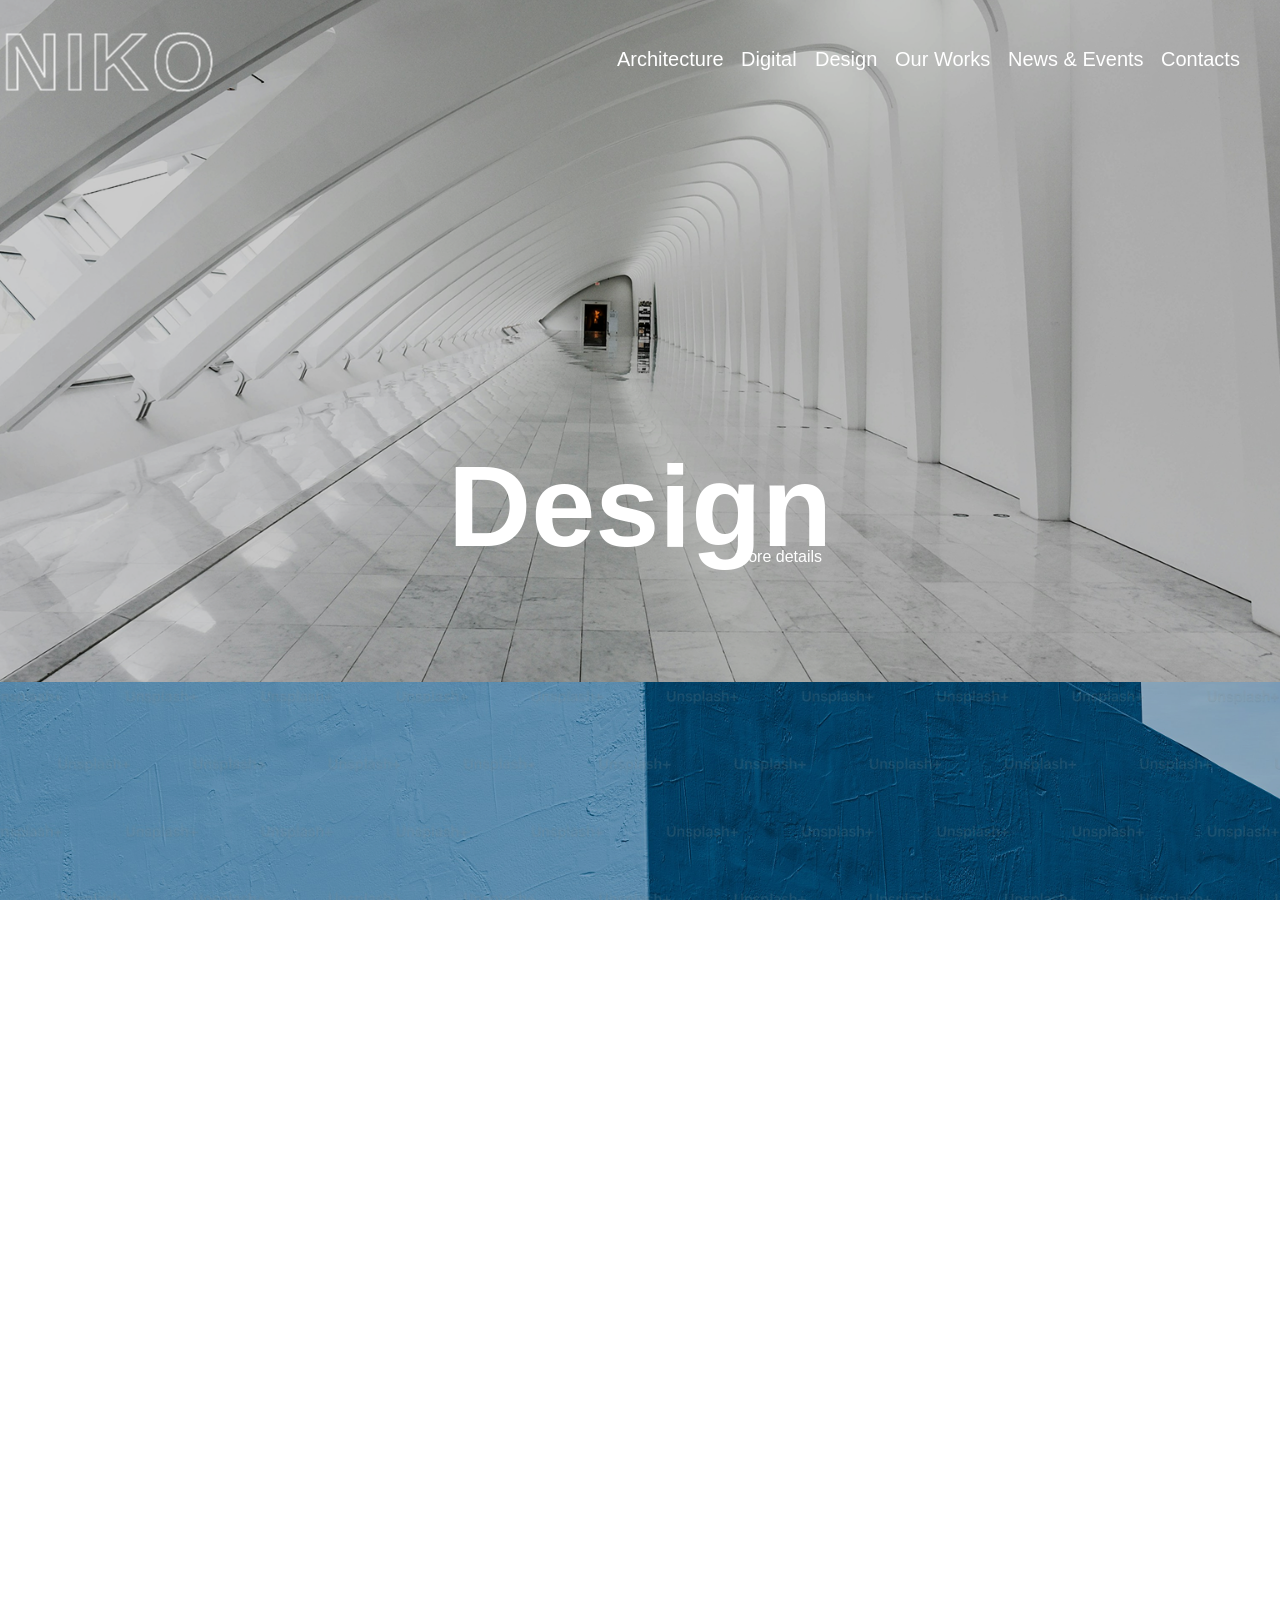
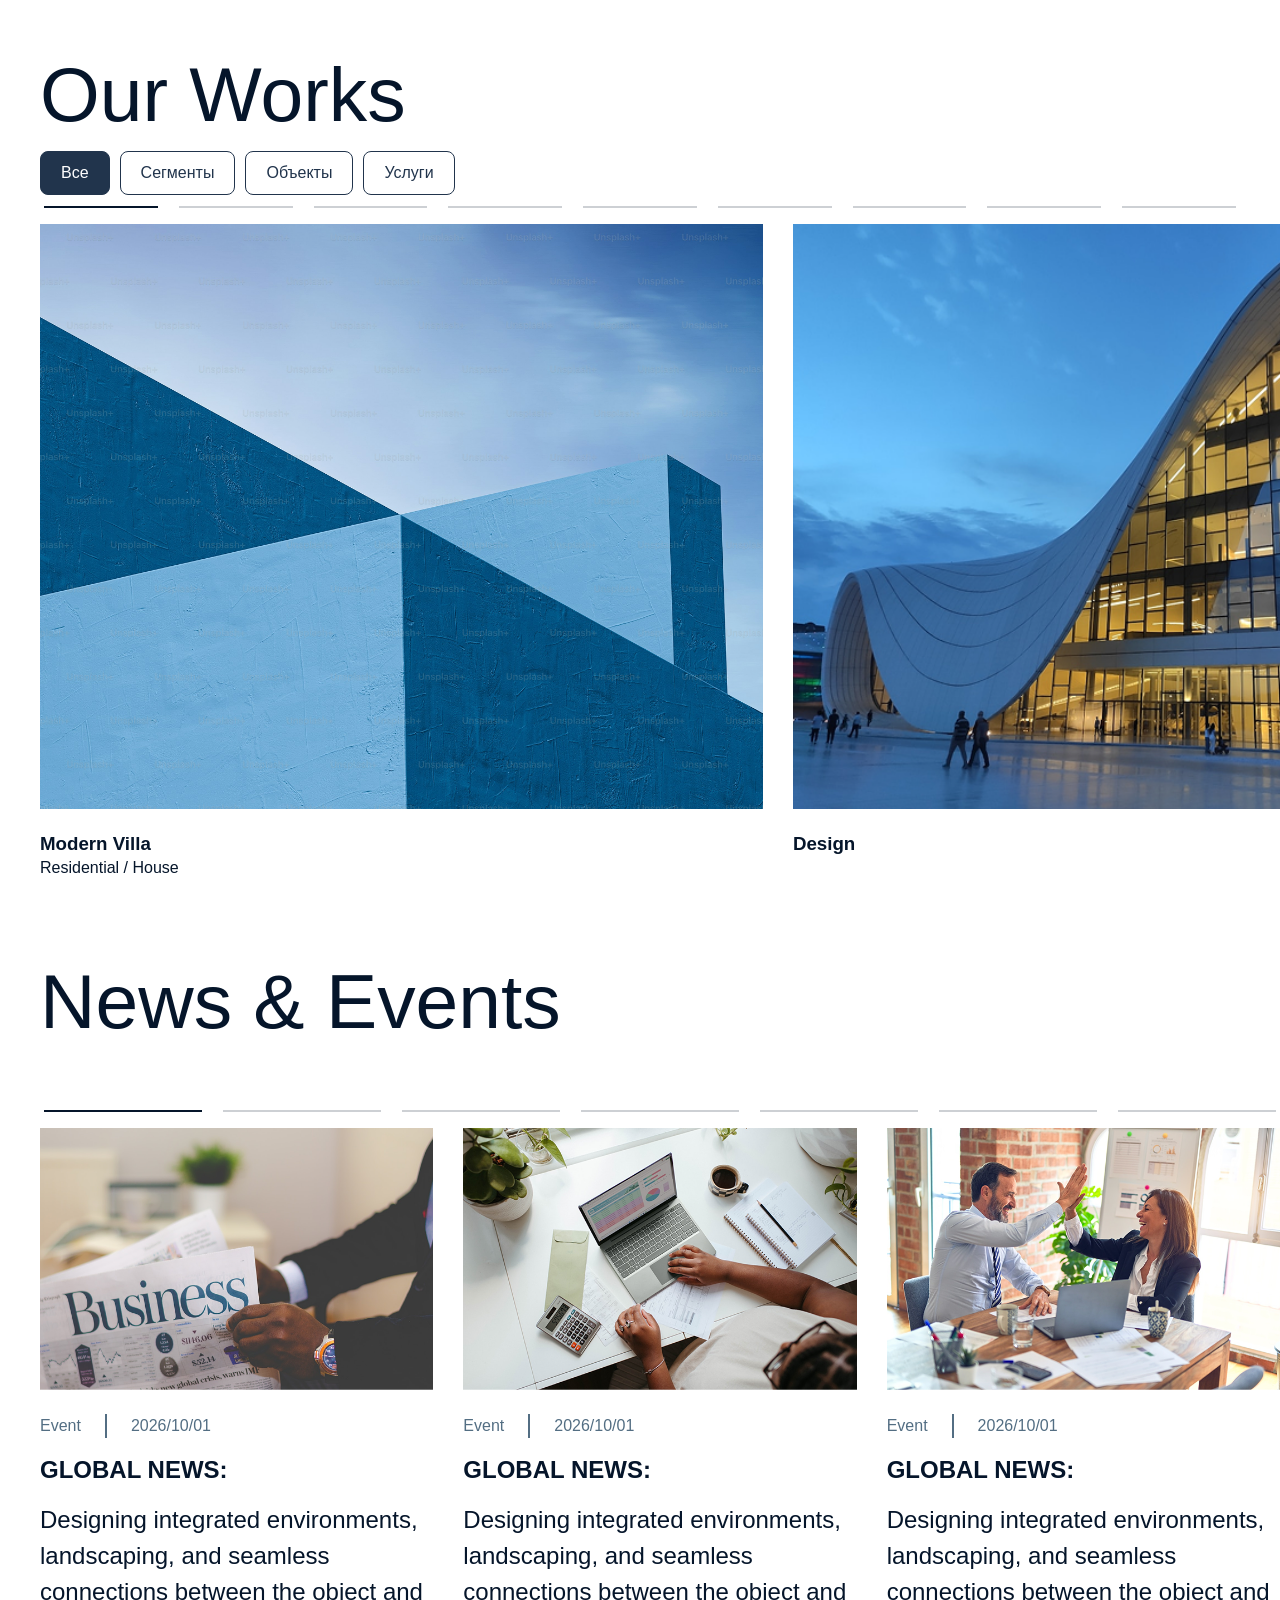
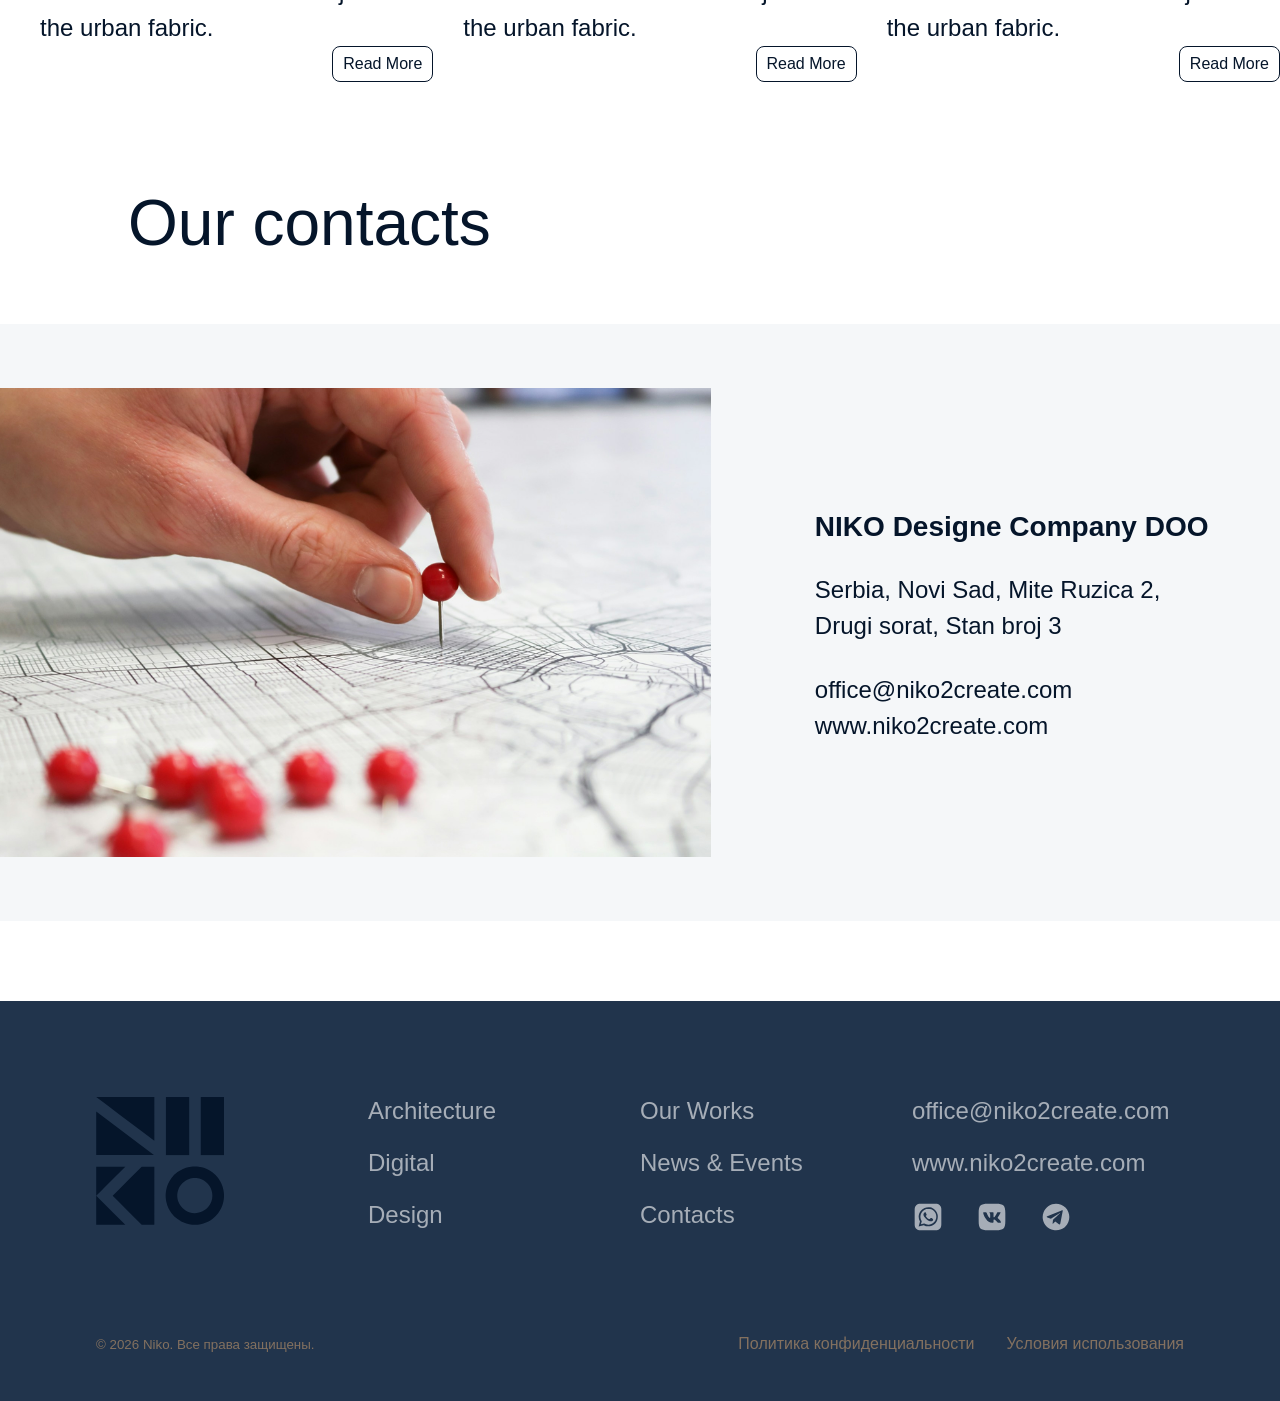
<file: index.html>
<!DOCTYPE html>
<html lang="ru">

<head>
  <meta charset="UTF-8">
  <meta name="viewport" content="width=device-width, initial-scale=1.0">
  <title>Niko14</title>
  <link href="https://fonts.cdnfonts.com/css/neue-haas-grotesk-display-pro" rel="stylesheet">
  <link rel="icon" type="image/x-icon" href="favicon.ico">
  <link rel="stylesheet" href="css/reset.css"> 
  <link rel="stylesheet" href="css/style.css">
  <link rel="stylesheet" href="https://cdn.jsdelivr.net/npm/swiper@11/swiper-bundle.min.css" />
</head>

<body class="home-page">


  <header class="main-header">
    <a href="index.html" class="header-logo-place">
      <svg version="1.1" id="Слой_1" xmlns="http://www.w3.org/2000/svg" xmlns:xlink="http://www.w3.org/1999/xlink"
          x="0px" y="0px" viewBox="0 0 500 500" style="enable-background:new 0 0 500 500;" xml:space="preserve">
          <g>
            <path class="st0" d="M227.8,0.1v171.2l-45.4-34.2v-0.9h-1.1C123.4,92.6,58.8,43.9,0.9,0.3V0.1H227.8z" />
            <rect x="273.2" y="0.1" class="st0" width="90.7" height="226.8" />
            <rect x="409.3" y="0.1" class="st0" width="90.7" height="226.8" />
            <polygon class="st0" points="46.3,90.9 46.3,91.3 45.7,90.9 	" />
            <polygon class="st0" points="46.3,90.9 46.3,91.3 45.7,90.9 	" />
            <polygon class="st0" points="182.4,136.2 182.4,137.1 181.3,136.2 	" />
            <path class="st0" d="M226.3,227H0.9V57.1C74.1,112.3,153.2,171.9,226.3,227z" />
            <polygon class="st0" points="114.4,272.3 33,353.7 23.6,363.1 0.9,385.8 0.9,272.3 	" />
            <polygon class="st0" points="114.4,499.2 0.9,499.2 0.9,385.8 69,453.8 91.7,476.5 	" />
            <polygon class="st0" points="227.8,272.3 227.8,499.2 178.5,499.2 137.1,457.7 133.2,453.8 87.8,408.4 65.1,385.8 87.8,363.1 
       91.7,359.2 133.1,317.7 178.5,272.3 	" />
            <path class="st0" d="M497.8,363.1c-3.3-16.7-10.2-32.1-20-45.4c-6.5-8.9-14.4-16.8-23.2-23.5c-13.2-10-28.6-17.1-45.4-20.6
       c-2.6-0.5-5.2-1-7.8-1.3c-5-0.7-10.2-1-15.4-1c-5.2,0-10.4,0.4-15.4,1c-2.3,0.3-4.5,0.7-6.8,1.1c-16.7,3.3-32.2,10.3-45.4,20
       c-9.3,6.8-17.4,15-24.2,24.2c-9.8,13.2-16.7,28.6-20,45.4c-0.4,2.2-0.8,4.4-1.1,6.7c-0.7,5.1-1.1,10.2-1.1,15.5s0.4,10.4,1.1,15.5
       c0.3,2.6,0.8,5.2,1.3,7.7c3.5,16.8,10.6,32.2,20.6,45.4c6.7,8.8,14.6,16.6,23.5,23.2c13.2,9.8,28.6,16.7,45.4,20
       c7.2,1.4,14.6,2.2,22.2,2.2c8,0,15.7-0.8,23.2-2.4c16.8-3.5,32.2-10.6,45.4-20.6c8.5-6.4,16-13.9,22.4-22.4
       c10-13.2,17.1-28.6,20.6-45.4c1.6-7.5,2.4-15.3,2.4-23.2C500,377.6,499.3,370.2,497.8,363.1z M450.6,408.4
       c-6.9,19.2-22.1,34.4-41.3,41.3c-7.2,2.6-15.1,4.1-23.2,4.1c-7.8,0-15.2-1.3-22.2-3.7c-19.7-6.7-35.3-22.2-42.4-41.7
       c-1.3-3.6-2.3-7.3-3-11.2c-0.7-3.9-1.1-7.9-1.1-12c0-4.1,0.4-8.1,1.1-12c0.6-3.5,1.5-6.8,2.6-10.1c6.9-20,22.7-35.9,42.8-42.8
       c3.3-1.1,6.7-2,10.1-2.6c3.9-0.7,7.9-1.1,12-1.1s8.1,0.4,12,1.1c3.9,0.7,7.6,1.7,11.2,3c19.5,7,35,22.7,41.7,42.4
       c2.4,7,3.7,14.4,3.7,22.2C454.6,393.4,453.2,401.2,450.6,408.4z" />
          </g>
        </svg>
    </a>
    <nav class="main-nav">
      <!-- <div class="header-logo" ><img src="images/w.ai4.svg"></div>  -->
      <ul class="menu-list">
        <a href="architecture.html" class="nav-link">Architecture</a>
        <a href="digital.html" class="nav-link">Digital</a>
        <a href="design.html" class="nav-link">Design</a>
        <a href="#works" class="nav-link">Our Works</a>
        <a href="#news" class="nav-link">News & Events</a>
        <a href="#contacts" class="nav-link">Contacts</a>
      </ul>
    </nav>

    <div class="mobile-burger" id="burger">
    <!-- Кнопка Бургер -->
      <span></span>
      <span></span>
      <span></span>
    </div>

    <!-- Полноэкранное мобильное меню -->
    <div class="mobile-menu" id="mobileMenu">
      <nav class="mobile-nav">
        <a href="architecture.html" class="mobile-link">Architecture</a>
        <a href="digital.html" class="mobile-link">Digital</a>
        <a href="design.html" class="mobile-link">Design</a>
        <a href="#works" class="mobile-link">Our Works</a>
        <a href="#news" class="mobile-link">News & Events</a>
        <a href="#contacts" class="mobile-link">Contacts</a>
      </nav>
    </div>
  </header>
  <div class="slider" id="mainSlider">
    <!-- Слайд 1 -->
    <section class="slide" id="slide-1">
      <div class="image-container"><img src="images/228.png" alt=""></div>

      <!-- <img class="logo-primer" src="images/w.ai4.svg" width="300" height="300" alt="">  -->
      <div class="logo-box">
        <img class="logo-parti logo-parti--1" src="images/svg/delta-1.svg">
        <img class="logo-parti logo-parti--2" src="images/svg/delta-2.svg">
        <img class="logo-parti logo-parti--3" src="images/svg/palka-1.svg">
        <img class="logo-parti logo-parti--4" src="images/svg/palka-2.svg">
        <img class="logo-parti logo-parti--5" src="images/svg/small-delta-1.svg">
        <img class="logo-parti logo-parti--6" src="images/svg/small-delta-2.svg">
        <img class="logo-parti logo-parti--7" src="images/svg/naus.svg">
        <img class="logo-parti logo-parti--8" src="images/svg/circle.svg">
      </div>
      
    </section>

    <!-- Слайд 2 -->
    <section class="slide" id="slide-2">
      <div class="image-container"><img src="images/231.png" alt=""></div>

      <div class="slide-content">
        <h2 class="reveal-text"><a href="architecture.html">Architecture <p>more details</p></a></h2>
      </div>
    </section>
    <!-- Слайд 3 -->
    <section class="slide" id="slide-3">
      <div class="image-container"><img src="images/232.png" alt=""></div>
      <div class="slide-content slide-content--end">
        <h2 class="reveal-text"><a href="/">Digital <p>more details</p></a></h2>
      </div>
    </section>
    <!-- Слайд 4 -->
    <section class="slide" id="slide-4">
      <div class="image-container"><img src="images/227.png" alt=""></div>

      <div class="slide-content">
        <h2 class="reveal-text"><a href="/">Design <p>more details</p></a></h2>
      </div>
    </section>

    <section class="slide" id="slide-5">
      <div class="image-container"><img src="images/229.png" alt=""></div>

      <div class="slide-content slide-content--5">
        <h2 class="reveal-text--5">We define <br>the essence <br>of form and space</h2>
        <!-- <div class="slide-content__links">
          <a class="slide-content__link slide-content__link--1" href="/">Architecture</a>
          <a class="slide-content__link slide-content__link--2" href="/">Digital</a>
          <a class="slide-content__link slide-content__link--3" href="/">Design</a>
        </div> -->
      </div>
    </section>
  </div>
  <div id="content-wrapper">
    <section class="projects-section" id="works">
      <h2 class="projects-title">Our Works</h2>
      <div class="filter-simple">
        <button class="filter-btn active" data-filter="all">Все</button>
        <button class="filter-btn" data-filter="segment">Сегменты</button>
        <button class="filter-btn" data-filter="object">Объекты</button>
        <button class="filter-btn" data-filter="service">Услуги</button>
      </div>

      <!-- 1. ПУСТОЙ КОНТЕЙНЕР ДЛЯ SWIPER -->
       <!-- Навигация (если нужна) -->
  <!-- <div class="projects-nav">
    <div class="projects-button-prev custom-prev"></div> 
    <div class="projects-button-next custom-next"></div>
  </div>  -->  
  <!-- Добавляем пагинацию -->
  <div class="projects-pagination"></div>
    
   
  <div class="projects-container swiper">
    <div class="swiper-wrapper" id="projects-wrapper">
      <!-- Сюда JS будет копировать карточки -->
    </div>
  </div>

  <div id="source-projects" style="display: none;">
        <!-- У каждой карточки теперь только ОДНА основная категория -->
        <div class="project-item" data-type="segment"><img src="images/work10.png" alt="">
          <div class="project-info">
            <h3>Architecture</h3>

          </div>
        </div>
        <div class="project-item" data-type="segment"><img src="images/work12.png" alt="">
          <div class="project-info">
            <h3>Digital</h3>

          </div>
        </div>
        <div class="project-item" data-type="segment"><img src="images/work8.png" alt="">
          <div class="project-info">
            <h3>Design</h3>

          </div>
        </div>
        <div class="project-item" data-type="object"><img src="images/work6.png" alt="">
          <div class="project-info">
            <h3>Modern Villa</h3>
            <p>Residential / House</p>
          </div>
        </div>
        <div class="project-item" data-type="object"><img src="images/work16.png" alt="">
          <div class="project-info">
            <h3>Modern Villa</h3>
            <p>Residential / House</p>
          </div>
        </div>
        <div class="project-item" data-type="object"><img src="images/work11.png" alt="">
          <div class="project-info">
            <h3>Modern Villa</h3>
            <p>Residential / House</p>
          </div>
        </div>
        <div class="project-item" data-type="service"><img src="images/228.png" alt="">
          <div class="project-info">
            <h3>Modern Villa</h3>
            <p>Residential / House</p>
          </div>
        </div>
        <div class="project-item" data-type="service"><img src="images/229.png" alt="">
          <div class="project-info">
            <h3>Modern Villa</h3>
            <p>Residential / House</p>
          </div>
        </div>
        <div class="project-item" data-type="service"><img src="images/231.png" alt="">
          <div class="project-info">
            <h3>Modern Villa</h3>
            <p>Residential / House</p>
          </div>
        </div>
      </div>
    </section>
    <section class="news-section" id="news">
      <h2 class="news-title">News & Events</h2>
      <!-- Оболочка Swiper -->
      <div class="news-pagination"></div>
      <div class="news-container swiper">
        <div class="swiper-wrapper">
          <div class="swiper-slide">
          <a class="news-link" href="#">
            <img class="news-image" src="images/news1.png"  alt="">
            <div class="news-content">
              <em class="cats">
                Event
                <span class="cats-sep"></span>
                2026/10/01
              </em>
              <h3 class="news-subtitle">global news:</h3>
              <p>Designing integrated environments, landscaping, and seamless connections between the object and the urban
                fabric.</p>
              <span class="readmore">
                Read more
              </span>
            </div>
          </a>
          </div>
          <div class="swiper-slide">
          <a class="news-link" href="#">
            <img class="news-image" src="images/news2.png" width="706" height="470" alt="">
            <div class="news-content">
              <em class="cats">
                Event
                <span class="cats-sep"></span>
                2026/10/01
              </em>
              <h3 class="news-subtitle">global news:</h3>
              <p>Designing integrated environments, landscaping, and seamless connections between the object and the urban
                fabric.</p>
              <span class="readmore">
                Read more
              </span>
            </div>
          </a>
          </div>
          <div class="swiper-slide">
          <a class="news-link" href="#">
            <img class="news-image" src="images/news3.png" width="706" height="470" alt="">
            <div class="news-content">
              <em class="cats">
                Event
                <span class="cats-sep"></span>
                2026/10/01
              </em>
              <h3 class="news-subtitle">global news:</h3>
              <p>Designing integrated environments, landscaping, and seamless connections between the object and the urban
                fabric.</p>
              <span class="readmore">
                Read more
              </span>
            </div>
          </a>
          </div>
          <div class="swiper-slide">
          <a class="news-link" href="#">
            <img class="news-image" src="images/news4.png" width="706" height="470" alt="">
            <div class="news-content">
              <em class="cats">
                Event
                <span class="cats-sep"></span>
                2026/10/01
              </em>
              <h3 class="news-subtitle">global news:</h3>
              <p>Designing integrated environments, landscaping, and seamless connections between the object and the urban
                fabric.</p>
              <span class="readmore">
                Read more
              </span>
            </div>
          </a>
          </div>
          <div class="swiper-slide">
          <a class="news-link" href="#">
            <img class="news-image" src="images/news1.png" width="706" height="470" alt="">
            <div class="news-content">
              <em class="cats">
                Event
                <span class="cats-sep"></span>
                2026/10/01
              </em>
              <h3 class="news-subtitle">global news:</h3>
              <p>Designing integrated environments, landscaping, and seamless connections between the object and the urban
                fabric.</p>
              <span class="readmore">
                Read more
              </span>
            </div>
          </a>
          </div>
          <div class="swiper-slide">
          <a class="news-link" href="#">
            <img class="news-image" src="images/news2.png" width="706" height="470" alt="">
            <div class="news-content">
              <em class="cats">
                Event
                <span class="cats-sep"></span>
                2026/10/01
              </em>
              <h3 class="news-subtitle">global news:</h3>
              <p>Designing integrated environments, landscaping, and seamless connections between the object and the urban
                fabric.</p>
              <span class="readmore">
                Read more
              </span>
            </div>
          </a>
          </div>
          <div class="swiper-slide">
          <a class="news-link" href="#">
            <img class="news-image" src="images/news3.png" width="706" height="470" alt="">
            <div class="news-content">
              <em class="cats">
                Event
                <span class="cats-sep"></span>
                2026/10/01
              </em>
              <h3 class="news-subtitle">global news:</h3>
              <p>Designing integrated environments, landscaping, and seamless connections between the object and the urban
                fabric.</p>
              <span class="readmore">
                Read more
              </span>
            </div>
          </a>
          </div>
          <div class="swiper-slide">
          <a class="news-link" href="#">
            <img class="news-image" src="images/news4.png" width="706" height="470" alt="">
            <div class="news-content">
              <em class="cats">
                Event
                <span class="cats-sep"></span>
                2026/10/01
              </em>
              <h3 class="news-subtitle">global news:</h3>
              <p>Designing integrated environments, landscaping, and seamless connections between the object and the urban
                fabric.</p>
              <span class="readmore">
                Read more
              </span>
            </div>
          </a>
          </div>
          <div class="swiper-slide">
          <a class="news-link" href="#">
            <img class="news-image" src="images/news1.png" width="706" height="470" alt="">
            <div class="news-content">
              <em class="cats">
                Event
                <span class="cats-sep"></span>
                2026/10/01
              </em>
              <h3 class="news-subtitle">global news:</h3>
              <p>Designing integrated environments, landscaping, and seamless connections between the object and the urban
                fabric.</p>
              <span class="readmore">
                Read more
              </span>
            </div>
          </a>
          </div>
        </div>
      </div>
    </section>
    <section class="contacts" id="contacts">
      <h2 class="contacts__title">Our contacts</h2>
      <div class="contacts__wrapper">
        <img class="contacts__image" src="images/contacts.png" alt="">
        <div class="contacts-content">
          <h3 class="contacts-content__title">NIKO Designe Company DOO</h3>
          <address class="contacts-content__address">Serbia, Novi Sad, Mite Ruzica 2,<br> Drugi sorat, Stan broj 3</address>
          <a class="contacts-content__email" href="mailto:office@niko2create.com">office@niko2create.com</a>
          <a class="contacts-content__link" href="www.niko2create.com">www.niko2create.com</a>
        </div>
      </div>
    </section>
  </div>
  <footer class="footer">
    <div class="footer__body">
      <div class="footer__col">
        <a class="footer__logo" href="index.html">
          <svg version="1.1" id="Слой_1" xmlns="http://www.w3.org/2000/svg" xmlns:xlink="http://www.w3.org/1999/xlink"
          x="0px" y="0px" viewBox="0 0 500 500" style="enable-background:new 0 0 500 500;" xml:space="preserve">
          <g>
            <path class="st0" d="M227.8,0.1v171.2l-45.4-34.2v-0.9h-1.1C123.4,92.6,58.8,43.9,0.9,0.3V0.1H227.8z" />
            <rect x="273.2" y="0.1" class="st0" width="90.7" height="226.8" />
            <rect x="409.3" y="0.1" class="st0" width="90.7" height="226.8" />
            <polygon class="st0" points="46.3,90.9 46.3,91.3 45.7,90.9 	" />
            <polygon class="st0" points="46.3,90.9 46.3,91.3 45.7,90.9 	" />
            <polygon class="st0" points="182.4,136.2 182.4,137.1 181.3,136.2 	" />
            <path class="st0" d="M226.3,227H0.9V57.1C74.1,112.3,153.2,171.9,226.3,227z" />
            <polygon class="st0" points="114.4,272.3 33,353.7 23.6,363.1 0.9,385.8 0.9,272.3 	" />
            <polygon class="st0" points="114.4,499.2 0.9,499.2 0.9,385.8 69,453.8 91.7,476.5 	" />
            <polygon class="st0" points="227.8,272.3 227.8,499.2 178.5,499.2 137.1,457.7 133.2,453.8 87.8,408.4 65.1,385.8 87.8,363.1 
       91.7,359.2 133.1,317.7 178.5,272.3 	" />
            <path class="st0" d="M497.8,363.1c-3.3-16.7-10.2-32.1-20-45.4c-6.5-8.9-14.4-16.8-23.2-23.5c-13.2-10-28.6-17.1-45.4-20.6
       c-2.6-0.5-5.2-1-7.8-1.3c-5-0.7-10.2-1-15.4-1c-5.2,0-10.4,0.4-15.4,1c-2.3,0.3-4.5,0.7-6.8,1.1c-16.7,3.3-32.2,10.3-45.4,20
       c-9.3,6.8-17.4,15-24.2,24.2c-9.8,13.2-16.7,28.6-20,45.4c-0.4,2.2-0.8,4.4-1.1,6.7c-0.7,5.1-1.1,10.2-1.1,15.5s0.4,10.4,1.1,15.5
       c0.3,2.6,0.8,5.2,1.3,7.7c3.5,16.8,10.6,32.2,20.6,45.4c6.7,8.8,14.6,16.6,23.5,23.2c13.2,9.8,28.6,16.7,45.4,20
       c7.2,1.4,14.6,2.2,22.2,2.2c8,0,15.7-0.8,23.2-2.4c16.8-3.5,32.2-10.6,45.4-20.6c8.5-6.4,16-13.9,22.4-22.4
       c10-13.2,17.1-28.6,20.6-45.4c1.6-7.5,2.4-15.3,2.4-23.2C500,377.6,499.3,370.2,497.8,363.1z M450.6,408.4
       c-6.9,19.2-22.1,34.4-41.3,41.3c-7.2,2.6-15.1,4.1-23.2,4.1c-7.8,0-15.2-1.3-22.2-3.7c-19.7-6.7-35.3-22.2-42.4-41.7
       c-1.3-3.6-2.3-7.3-3-11.2c-0.7-3.9-1.1-7.9-1.1-12c0-4.1,0.4-8.1,1.1-12c0.6-3.5,1.5-6.8,2.6-10.1c6.9-20,22.7-35.9,42.8-42.8
       c3.3-1.1,6.7-2,10.1-2.6c3.9-0.7,7.9-1.1,12-1.1s8.1,0.4,12,1.1c3.9,0.7,7.6,1.7,11.2,3c19.5,7,35,22.7,41.7,42.4
       c2.4,7,3.7,14.4,3.7,22.2C454.6,393.4,453.2,401.2,450.6,408.4z" />
          </g>
        </svg>
        </a>
      </div>
      <div class="footer__col">
        <ul class="footer__menu-list">
          <li class="footer__menu-item"><a href="architecture.html" class="footer__menu-link">Architecture</a></li>
          <li class="footer__menu-item"><a href="digital.html" class="footer__menu-link">Digital</a></li>
          <li class="footer__menu-item"><a href="design.html" class="footer__menu-link">Design</a></li>
        </ul>
      </div>
      <div class="footer__col">
        <ul class="footer__menu-list">
          <li class="footer__menu-item"><a href="#works" class="footer__menu-link">Our Works</a></li>
          <li class="footer__menu-item"><a href="#news" class="footer__menu-link">News & Events</a></li>
          <li class="footer__menu-item"><a href="#contacts" class="footer__menu-link">Contacts</a></li>
        </ul>
      </div>
      <div class="footer__col">
        <ul class="footer__menu-list">
          <li class="footer__menu-item"><a href="mailto:" class="footer__menu-link">office@niko2create.com</a></li>
          <li class="footer__menu-item"><a href="www.niko2create.com" class="footer__menu-link">www.niko2create.com</a></li>
          <li class="footer__menu-item">
            <ul class="footer__soc1als-list">
              <li class="footer__soc1als-item">
                <a class="footer__soc1als-link" href="/">
                  <svg width="32" height="32" viewBox="0 0 32 32" fill="none" xmlns="http://www.w3.org/2000/svg">
                    <path d="M29.3332 8.73268C29.3182 8.15745 29.2737 7.58336 29.1998 7.01268C29.1003 6.51285 28.9344 6.02856 28.7065 5.57268C28.4682 5.07816 28.1481 4.62738 27.7598 4.23935C27.368 3.85562 26.918 3.53614 26.4265 3.29268C25.97 3.06927 25.4857 2.90785 24.9865 2.81268C24.4213 2.72801 23.8512 2.67903 23.2798 2.66602H8.73317C8.15793 2.681 7.58384 2.7255 7.01317 2.79935C6.51334 2.89891 6.02905 3.06482 5.57317 3.29268C5.07864 3.531 4.62787 3.85105 4.23984 4.23935C3.85611 4.63123 3.53663 5.08121 3.29317 5.57268C3.06976 6.02917 2.90834 6.51345 2.81317 7.01268C2.7285 7.57793 2.67952 8.14795 2.6665 8.71935C2.6665 8.97268 2.6665 9.33268 2.6665 9.43935V22.5593C2.6665 22.706 2.6665 23.026 2.6665 23.266C2.68149 23.8413 2.72599 24.4153 2.79984 24.986C2.8994 25.4859 3.06531 25.9701 3.29317 26.426C3.53149 26.9205 3.85153 27.3713 4.23984 27.7593C4.63172 28.1431 5.0817 28.4626 5.57317 28.706C6.02966 28.9294 6.51394 29.0909 7.01317 29.186C7.57842 29.2707 8.14843 29.3197 8.71984 29.3327H23.2665C23.8417 29.3177 24.4158 29.2732 24.9865 29.1993C25.4863 29.0998 25.9706 28.9339 26.4265 28.706C26.921 28.4677 27.3718 28.1477 27.7598 27.7593C28.1436 27.3675 28.4631 26.9175 28.7065 26.426C28.9299 25.9695 29.0913 25.4852 29.1865 24.986C29.2712 24.4208 29.3202 23.8508 29.3332 23.2793C29.3332 23.026 29.3332 22.706 29.3332 22.5593V9.43935C29.3332 9.33268 29.3332 8.97268 29.3332 8.73268ZM16.3065 25.3327C14.7053 25.3248 13.132 24.912 11.7332 24.1327L6.6665 25.466L7.99984 20.506C7.13999 19.0613 6.67982 17.4139 6.6665 15.7327C6.67181 13.8432 7.23611 11.9976 8.28832 10.4283C9.34053 8.85895 10.8336 7.63606 12.5795 6.91364C14.3254 6.19122 16.246 6.00158 18.0994 6.3686C19.9529 6.73562 21.6563 7.6429 22.9951 8.97615C24.3339 10.3094 25.2482 12.009 25.623 13.8609C25.9977 15.7128 25.816 17.6342 25.1009 19.3831C24.3857 21.132 23.1691 22.6301 21.6041 23.6888C20.0392 24.7476 18.1959 25.3195 16.3065 25.3327V25.3327ZM16.3065 7.82602C14.8929 7.84219 13.5089 8.23266 12.2952 8.95767C11.0816 9.68267 10.0818 10.7163 9.39757 11.9534C8.71332 13.1904 8.3691 14.5867 8.39995 16.0001C8.4308 17.4134 8.83561 18.7933 9.57317 19.9993L9.75984 20.306L8.95984 23.226L11.9998 22.3993L12.2932 22.5727C13.5059 23.287 14.8857 23.6688 16.2932 23.6793V23.6793C18.4149 23.6793 20.4497 22.8365 21.95 21.3362C23.4503 19.8359 24.2932 17.8011 24.2932 15.6793C24.2932 13.5576 23.4503 11.5228 21.95 10.0225C20.4497 8.5222 18.4149 7.67935 16.2932 7.67935L16.3065 7.82602ZM20.9732 19.186C20.7985 19.4773 20.5647 19.7287 20.2868 19.9239C20.0089 20.1191 19.6931 20.2539 19.3598 20.3193C18.8619 20.4104 18.3492 20.3783 17.8665 20.226C17.4123 20.084 16.9671 19.9148 16.5332 19.7193C14.8848 18.8922 13.4791 17.6519 12.4532 16.1193C11.8957 15.4093 11.5574 14.5521 11.4798 13.6527C11.4719 13.2791 11.5426 12.908 11.6873 12.5634C11.832 12.2189 12.0475 11.9086 12.3198 11.6527C12.4001 11.5617 12.4985 11.4886 12.6087 11.4381C12.719 11.3876 12.8386 11.3607 12.9598 11.3593H13.3332C13.4798 11.3593 13.6798 11.3593 13.8665 11.7727C14.0532 12.186 14.5465 13.426 14.6132 13.546C14.6459 13.61 14.663 13.6808 14.663 13.7527C14.663 13.8245 14.6459 13.8954 14.6132 13.9593C14.5542 14.1042 14.4733 14.2392 14.3732 14.3593C14.2532 14.506 14.1198 14.6793 14.0132 14.786C13.9065 14.8927 13.7732 15.026 13.9065 15.266C14.2693 15.8783 14.7183 16.4351 15.2398 16.9193C15.8077 17.4212 16.457 17.8225 17.1598 18.106C17.3998 18.226 17.5465 18.2127 17.6798 18.106C17.8132 17.9993 18.2798 17.4127 18.4398 17.1727C18.5998 16.9327 18.7598 16.9727 18.9732 17.0527C19.1865 17.1327 20.3732 17.706 20.6132 17.826C20.8532 17.946 20.9998 17.9993 21.0665 18.106C21.1243 18.455 21.0922 18.8129 20.9732 19.146V19.186Z" fill="white" />
                  </svg>
                </a>
              </li>
              <li class="footer__soc1als-item">
                <a class="footer__soc1als-link" href="/">
                  <svg width="32" height="32" viewBox="0 0 32 32" fill="none" xmlns="http://www.w3.org/2000/svg">
                    <path d="M20.0971 2.66602H11.9165C4.44425 2.66602 2.6665 4.44376 2.6665 11.9021V20.0827C2.6665 27.5549 4.43042 29.3327 11.9026 29.3327H20.0832C27.5554 29.3327 29.3332 27.5688 29.3332 20.0965V11.916C29.3332 4.44376 27.5693 2.66602 20.0971 2.66602ZM24.1943 21.6938H22.2498C21.5138 21.6938 21.2915 21.0965 19.9721 19.7771C18.8193 18.666 18.3332 18.5271 18.0415 18.5271C17.6388 18.5271 17.5276 18.6382 17.5276 19.1938V20.9438C17.5276 21.416 17.3748 21.6938 16.1388 21.6938C14.9393 21.6132 13.7761 21.2488 12.745 20.6306C11.7139 20.0125 10.8444 19.1582 10.2082 18.1382C8.69765 16.2581 7.64665 14.0514 7.13876 11.6938C7.13876 11.4021 7.24984 11.1382 7.80542 11.1382H9.74984C10.2498 11.1382 10.4304 11.3604 10.6248 11.8743C11.5693 14.6521 13.1804 17.0688 13.8332 17.0688C14.0832 17.0688 14.1943 16.9577 14.1943 16.3327V13.4715C14.1109 12.166 13.4165 12.0549 13.4165 11.5827C13.4256 11.4581 13.483 11.342 13.5763 11.259C13.6697 11.176 13.7917 11.1327 13.9165 11.1382H16.9721C17.3888 11.1382 17.5276 11.3465 17.5276 11.8465V15.7077C17.5276 16.1243 17.7082 16.2632 17.8332 16.2632C18.0832 16.2632 18.2776 16.1243 18.7359 15.666C19.7208 14.4649 20.5256 13.1268 21.1248 11.6938C21.186 11.5213 21.3019 11.3737 21.4549 11.2733C21.6079 11.173 21.7896 11.1255 21.9721 11.1382H23.9165C24.4998 11.1382 24.6248 11.4299 24.4998 11.8465C23.7923 13.4309 22.917 14.9349 21.8888 16.3327C21.6804 16.6521 21.5971 16.8188 21.8888 17.1938C22.0832 17.4854 22.7638 18.0549 23.2221 18.5965C23.8887 19.2615 24.4423 20.0309 24.8609 20.8743C25.0276 21.416 24.7498 21.6938 24.1943 21.6938V21.6938Z" fill="white" />
                  </svg>
                </a>
              </li>
              <li class="footer__soc1als-item">
                <a class="footer__soc1als-link" href="/">
                  <svg width="32" height="32" viewBox="0 0 32 32" fill="none" xmlns="http://www.w3.org/2000/svg">
                    <path d="M15.9925 2.66602C13.3554 2.66602 10.7776 3.448 8.58492 4.91309C6.39226 6.37817 4.68329 8.46055 3.67413 10.8969C2.66496 13.3333 2.40091 16.0141 2.91538 18.6006C3.42985 21.187 4.69973 23.5627 6.56443 25.4274C8.42913 27.2921 10.8049 28.562 13.3913 29.0765C15.9777 29.591 18.6586 29.3269 21.095 28.3177C23.5313 27.3086 25.6137 25.5996 27.0788 23.407C28.5439 21.2143 29.3259 18.6364 29.3259 15.9993C29.326 14.2484 28.9812 12.5145 28.3112 10.8967C27.6412 9.27899 26.6591 7.80908 25.4209 6.57093C24.1828 5.33279 22.7129 4.35067 21.0951 3.68066C19.4774 3.01065 17.7435 2.66587 15.9925 2.66602V2.66602ZM20.2319 22.8693C20.182 22.9937 20.106 23.1061 20.0092 23.1988C19.9123 23.2915 19.7967 23.3624 19.6702 23.4068C19.5437 23.4512 19.4091 23.468 19.2756 23.4561C19.142 23.4442 19.0126 23.404 18.8959 23.338L15.2763 20.5255L12.9532 22.6687C12.8993 22.7085 12.8363 22.7341 12.7698 22.7432C12.7034 22.7523 12.6358 22.7445 12.5732 22.7206L13.0185 18.736L13.0328 18.7473L13.0419 18.6686C13.0419 18.6686 19.5552 12.7386 19.8206 12.486C20.0892 12.234 20.0006 12.1793 20.0006 12.1793C20.0159 11.8719 19.5185 12.1793 19.5185 12.1793L10.8885 17.7313L7.29453 16.5073C7.29453 16.5073 6.74253 16.3093 6.69053 15.874C6.63587 15.442 7.31252 15.2073 7.31252 15.2073L21.6019 9.53067C21.6019 9.53067 22.7765 9.00731 22.7765 9.87402L20.2319 22.8693Z" fill="white" />
                  </svg>
                </a>
              </li>
            </ul>
          </li>
        </ul>
      </div>
      
    </div>
    <div class="footer__bottom">
      <small class="footer__copy">
        © 2026 Niko. Все права защищены.
      </small>
      <a class="footer__additional" href="#">Политика конфиденциальности</a>
      <a class="footer__additional" href="#">Условия использования</a>
    </div>
  </footer><div class="cube-viewport">
    <div class="cube" id="hero-cube">
      <div class="side side--1 front active-side">
        <div class="side-image">
          <svg version="1.1" id="Слой_1" xmlns="http://www.w3.org/2000/svg" xmlns:xlink="http://www.w3.org/1999/xlink"
            x="0px" y="0px" viewBox="0 0 500 500" style="enable-background:new 0 0 500 500;" xml:space="preserve">
            <g>
              <path class="st0" d="M227.8,0.1v171.2l-45.4-34.2v-0.9h-1.1C123.4,92.6,58.8,43.9,0.9,0.3V0.1H227.8z" />
              <rect x="273.2" y="0.1" class="st0" width="90.7" height="226.8" />
              <rect x="409.3" y="0.1" class="st0" width="90.7" height="226.8" />
              <polygon class="st0" points="46.3,90.9 46.3,91.3 45.7,90.9 	" />
              <polygon class="st0" points="46.3,90.9 46.3,91.3 45.7,90.9 	" />
              <polygon class="st0" points="182.4,136.2 182.4,137.1 181.3,136.2 	" />
              <path class="st0" d="M226.3,227H0.9V57.1C74.1,112.3,153.2,171.9,226.3,227z" />
              <polygon class="st0" points="114.4,272.3 33,353.7 23.6,363.1 0.9,385.8 0.9,272.3 	" />
              <polygon class="st0" points="114.4,499.2 0.9,499.2 0.9,385.8 69,453.8 91.7,476.5 	" />
              <polygon class="st0" points="227.8,272.3 227.8,499.2 178.5,499.2 137.1,457.7 133.2,453.8 87.8,408.4 65.1,385.8 87.8,363.1 
           91.7,359.2 133.1,317.7 178.5,272.3 	" />
              <path class="st0" d="M497.8,363.1c-3.3-16.7-10.2-32.1-20-45.4c-6.5-8.9-14.4-16.8-23.2-23.5c-13.2-10-28.6-17.1-45.4-20.6
           c-2.6-0.5-5.2-1-7.8-1.3c-5-0.7-10.2-1-15.4-1c-5.2,0-10.4,0.4-15.4,1c-2.3,0.3-4.5,0.7-6.8,1.1c-16.7,3.3-32.2,10.3-45.4,20
           c-9.3,6.8-17.4,15-24.2,24.2c-9.8,13.2-16.7,28.6-20,45.4c-0.4,2.2-0.8,4.4-1.1,6.7c-0.7,5.1-1.1,10.2-1.1,15.5s0.4,10.4,1.1,15.5
           c0.3,2.6,0.8,5.2,1.3,7.7c3.5,16.8,10.6,32.2,20.6,45.4c6.7,8.8,14.6,16.6,23.5,23.2c13.2,9.8,28.6,16.7,45.4,20
           c7.2,1.4,14.6,2.2,22.2,2.2c8,0,15.7-0.8,23.2-2.4c16.8-3.5,32.2-10.6,45.4-20.6c8.5-6.4,16-13.9,22.4-22.4
           c10-13.2,17.1-28.6,20.6-45.4c1.6-7.5,2.4-15.3,2.4-23.2C500,377.6,499.3,370.2,497.8,363.1z M450.6,408.4
           c-6.9,19.2-22.1,34.4-41.3,41.3c-7.2,2.6-15.1,4.1-23.2,4.1c-7.8,0-15.2-1.3-22.2-3.7c-19.7-6.7-35.3-22.2-42.4-41.7
           c-1.3-3.6-2.3-7.3-3-11.2c-0.7-3.9-1.1-7.9-1.1-12c0-4.1,0.4-8.1,1.1-12c0.6-3.5,1.5-6.8,2.6-10.1c6.9-20,22.7-35.9,42.8-42.8
           c3.3-1.1,6.7-2,10.1-2.6c3.9-0.7,7.9-1.1,12-1.1s8.1,0.4,12,1.1c3.9,0.7,7.6,1.7,11.2,3c19.5,7,35,22.7,41.7,42.4
           c2.4,7,3.7,14.4,3.7,22.2C454.6,393.4,453.2,401.2,450.6,408.4z" />
            </g>
          </svg>
        </div>
      </div>
      <div class="side side--2 top">

        <div class="side-title">NIKO</div>
      </div>
      <div class="side side--3 back">
        <div class="side-image">
          <svg version="1.1" id="Слой_2" xmlns="http://www.w3.org/2000/svg" xmlns:xlink="http://www.w3.org/1999/xlink"
            x="0px" y="0px" viewBox="0 0 500 500" style="enable-background:new 0 0 500 500;" xml:space="preserve">
            <g>
              <path class="st0" d="M227.8,0.1v171.2l-45.4-34.2v-0.9h-1.1C123.4,92.6,58.8,43.9,0.9,0.3V0.1H227.8z" />
              <rect x="273.2" y="0.1" class="st0" width="90.7" height="226.8" />
              <rect x="409.3" y="0.1" class="st0" width="90.7" height="226.8" />
              <polygon class="st0" points="46.3,90.9 46.3,91.3 45.7,90.9 	" />
              <polygon class="st0" points="46.3,90.9 46.3,91.3 45.7,90.9 	" />
              <polygon class="st0" points="182.4,136.2 182.4,137.1 181.3,136.2 	" />
              <path class="st0" d="M226.3,227H0.9V57.1C74.1,112.3,153.2,171.9,226.3,227z" />
              <polygon class="st0" points="114.4,272.3 33,353.7 23.6,363.1 0.9,385.8 0.9,272.3 	" />
              <polygon class="st0" points="114.4,499.2 0.9,499.2 0.9,385.8 69,453.8 91.7,476.5 	" />
              <polygon class="st0" points="227.8,272.3 227.8,499.2 178.5,499.2 137.1,457.7 133.2,453.8 87.8,408.4 65.1,385.8 87.8,363.1 
           91.7,359.2 133.1,317.7 178.5,272.3 	" />
              <path class="st0" d="M497.8,363.1c-3.3-16.7-10.2-32.1-20-45.4c-6.5-8.9-14.4-16.8-23.2-23.5c-13.2-10-28.6-17.1-45.4-20.6
           c-2.6-0.5-5.2-1-7.8-1.3c-5-0.7-10.2-1-15.4-1c-5.2,0-10.4,0.4-15.4,1c-2.3,0.3-4.5,0.7-6.8,1.1c-16.7,3.3-32.2,10.3-45.4,20
           c-9.3,6.8-17.4,15-24.2,24.2c-9.8,13.2-16.7,28.6-20,45.4c-0.4,2.2-0.8,4.4-1.1,6.7c-0.7,5.1-1.1,10.2-1.1,15.5s0.4,10.4,1.1,15.5
           c0.3,2.6,0.8,5.2,1.3,7.7c3.5,16.8,10.6,32.2,20.6,45.4c6.7,8.8,14.6,16.6,23.5,23.2c13.2,9.8,28.6,16.7,45.4,20
           c7.2,1.4,14.6,2.2,22.2,2.2c8,0,15.7-0.8,23.2-2.4c16.8-3.5,32.2-10.6,45.4-20.6c8.5-6.4,16-13.9,22.4-22.4
           c10-13.2,17.1-28.6,20.6-45.4c1.6-7.5,2.4-15.3,2.4-23.2C500,377.6,499.3,370.2,497.8,363.1z M450.6,408.4
           c-6.9,19.2-22.1,34.4-41.3,41.3c-7.2,2.6-15.1,4.1-23.2,4.1c-7.8,0-15.2-1.3-22.2-3.7c-19.7-6.7-35.3-22.2-42.4-41.7
           c-1.3-3.6-2.3-7.3-3-11.2c-0.7-3.9-1.1-7.9-1.1-12c0-4.1,0.4-8.1,1.1-12c0.6-3.5,1.5-6.8,2.6-10.1c6.9-20,22.7-35.9,42.8-42.8
           c3.3-1.1,6.7-2,10.1-2.6c3.9-0.7,7.9-1.1,12-1.1s8.1,0.4,12,1.1c3.9,0.7,7.6,1.7,11.2,3c19.5,7,35,22.7,41.7,42.4
           c2.4,7,3.7,14.4,3.7,22.2C454.6,393.4,453.2,401.2,450.6,408.4z" />
            </g>
          </svg>
        </div>
      </div>
      <div class="side side--4 bottom">
        <div class="side-title">NIKO</div>

      </div>
    </div>
  </div>






  <script src="https://cdn.jsdelivr.net/npm/swiper@11/swiper-bundle.min.js" 
        onload="window.isSwiperReady = true; if(window.initMySite) window.initMySite();">
</script>
  <script src="js/main.js"></script>
  <script src="js/common.js"></script>
</body>

</html>
</file>
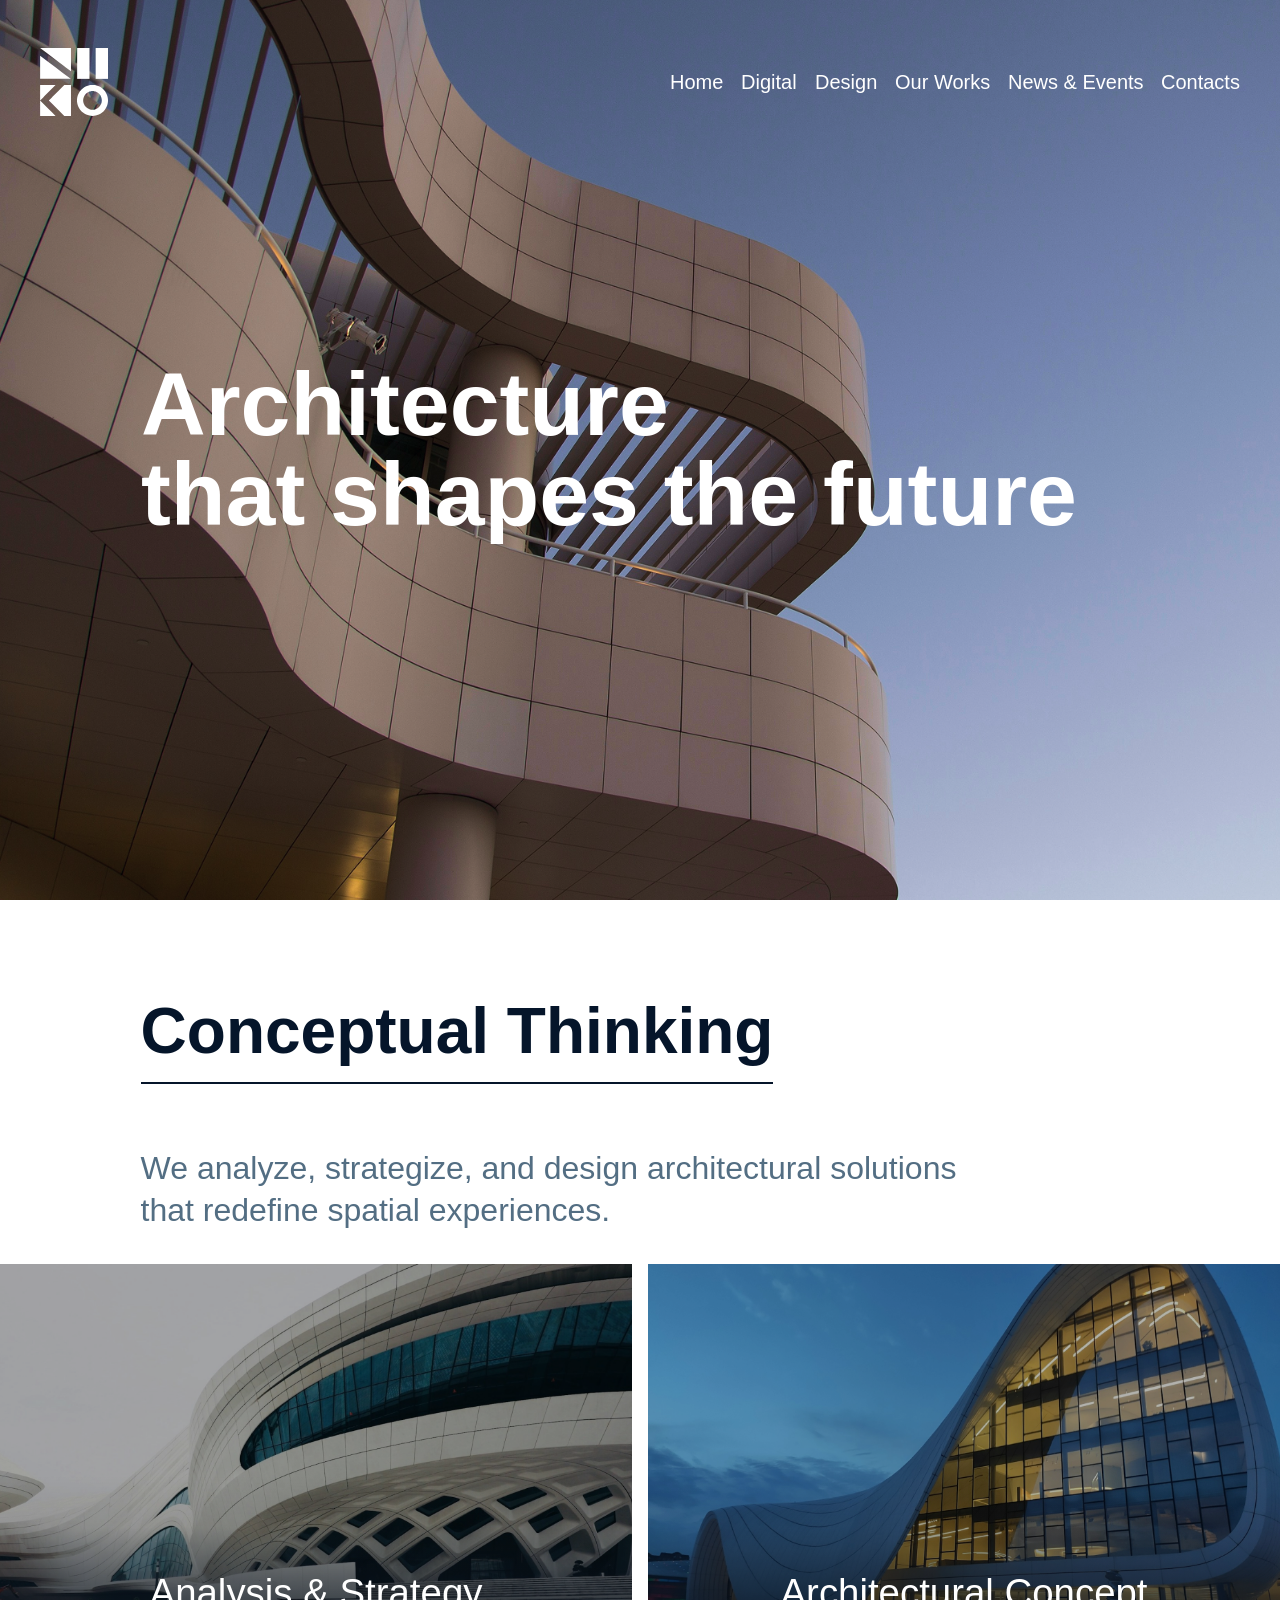
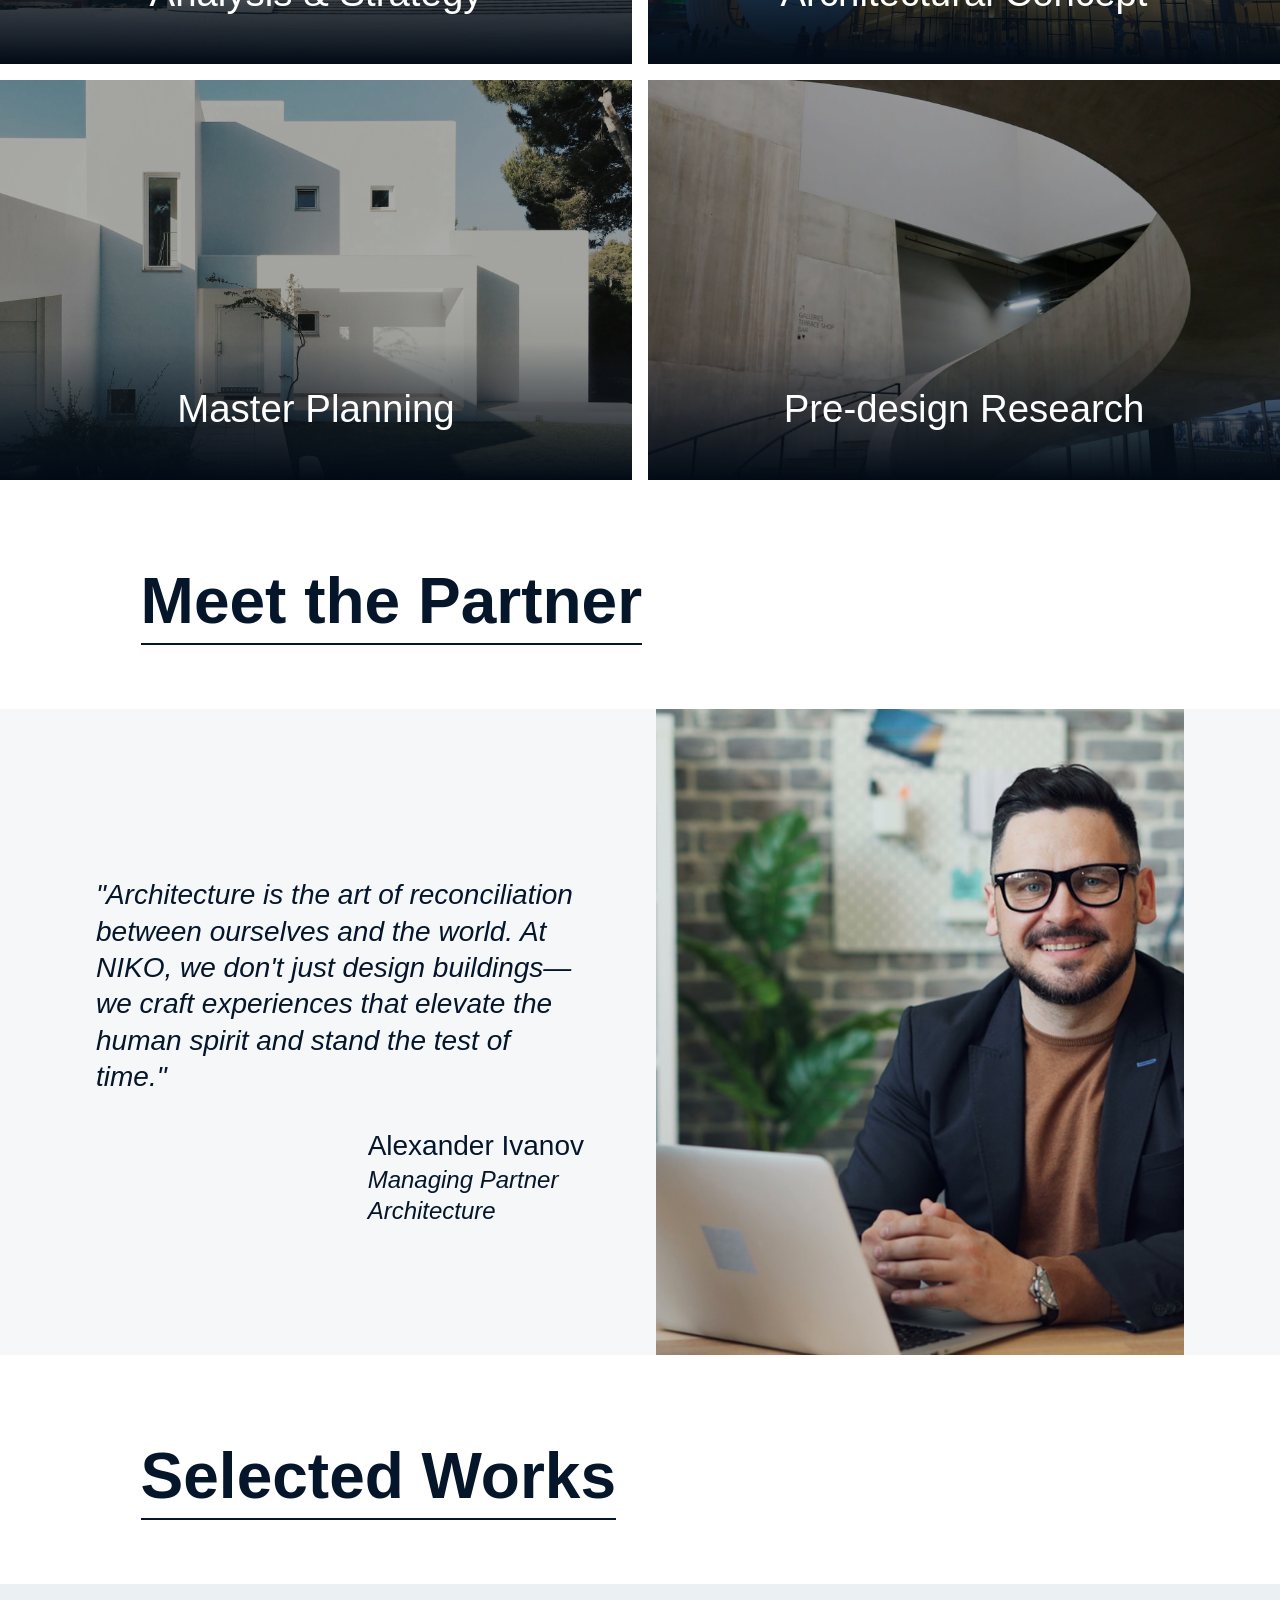
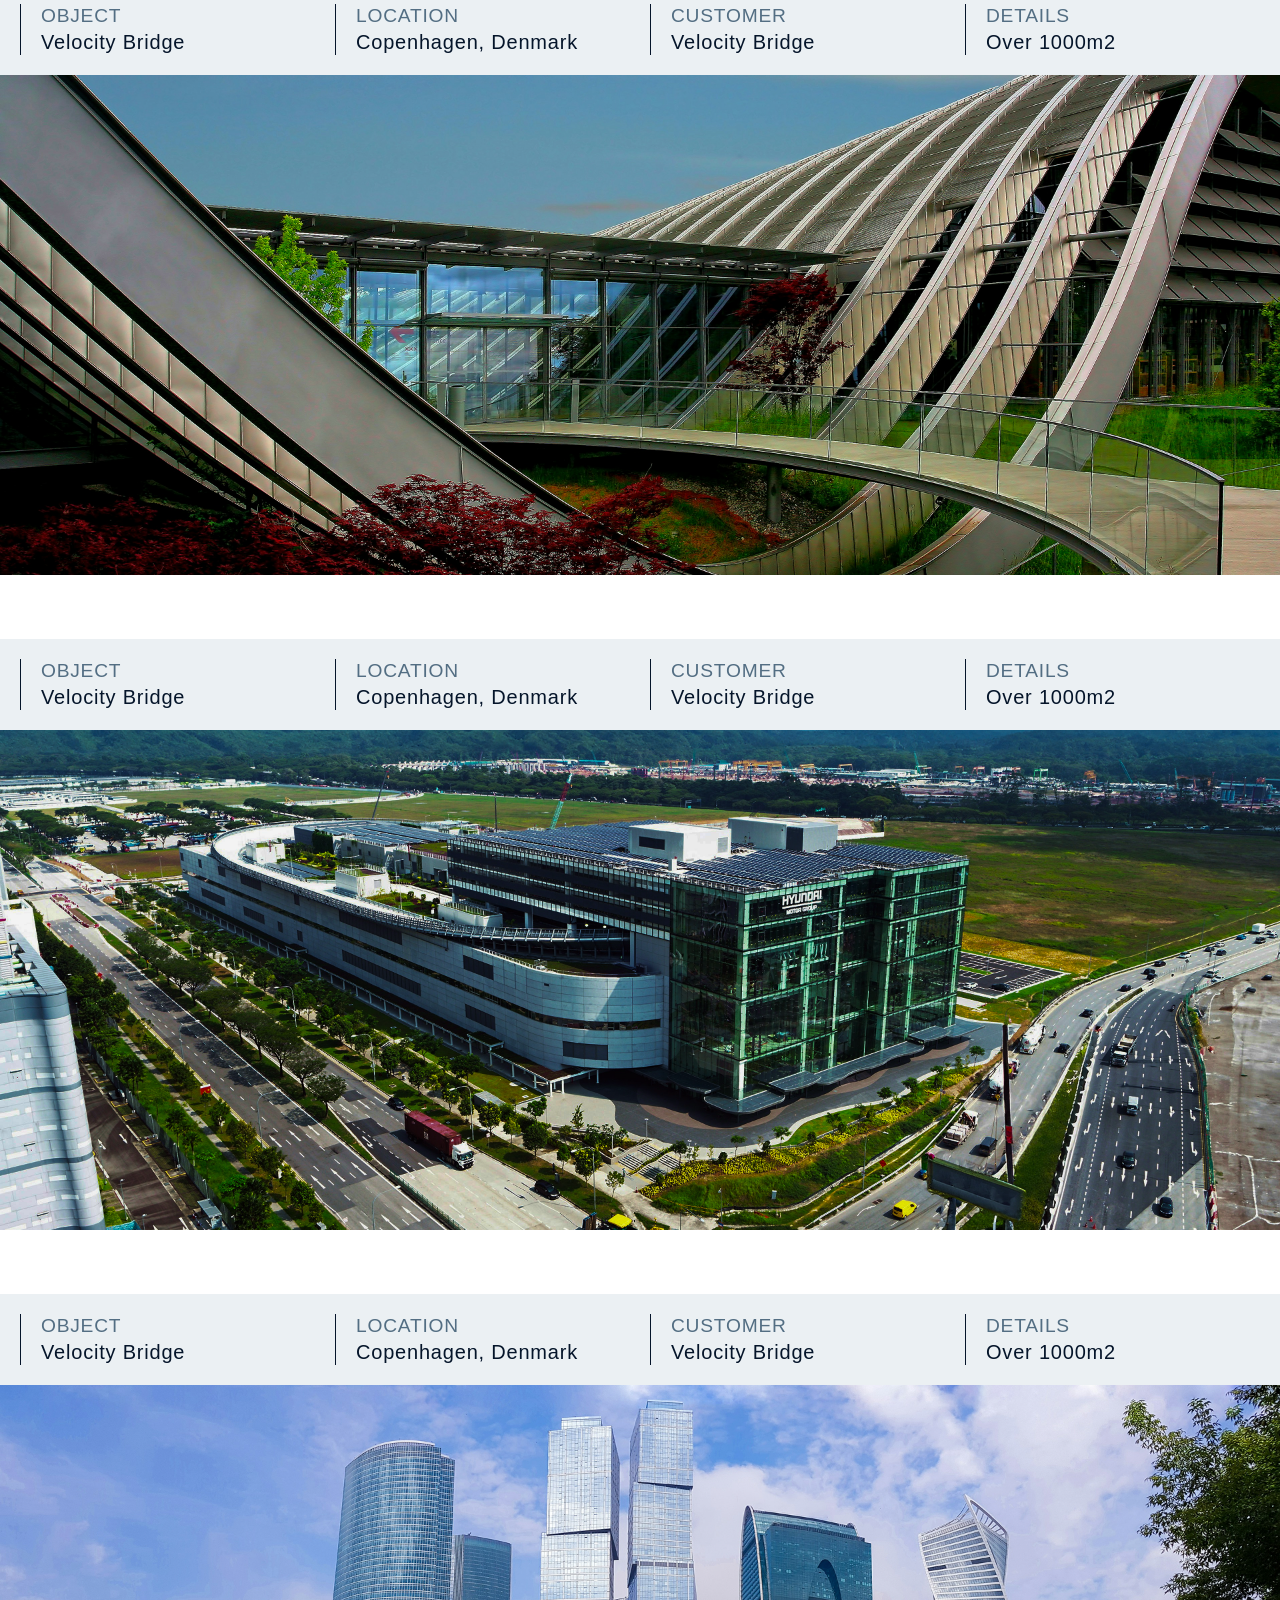
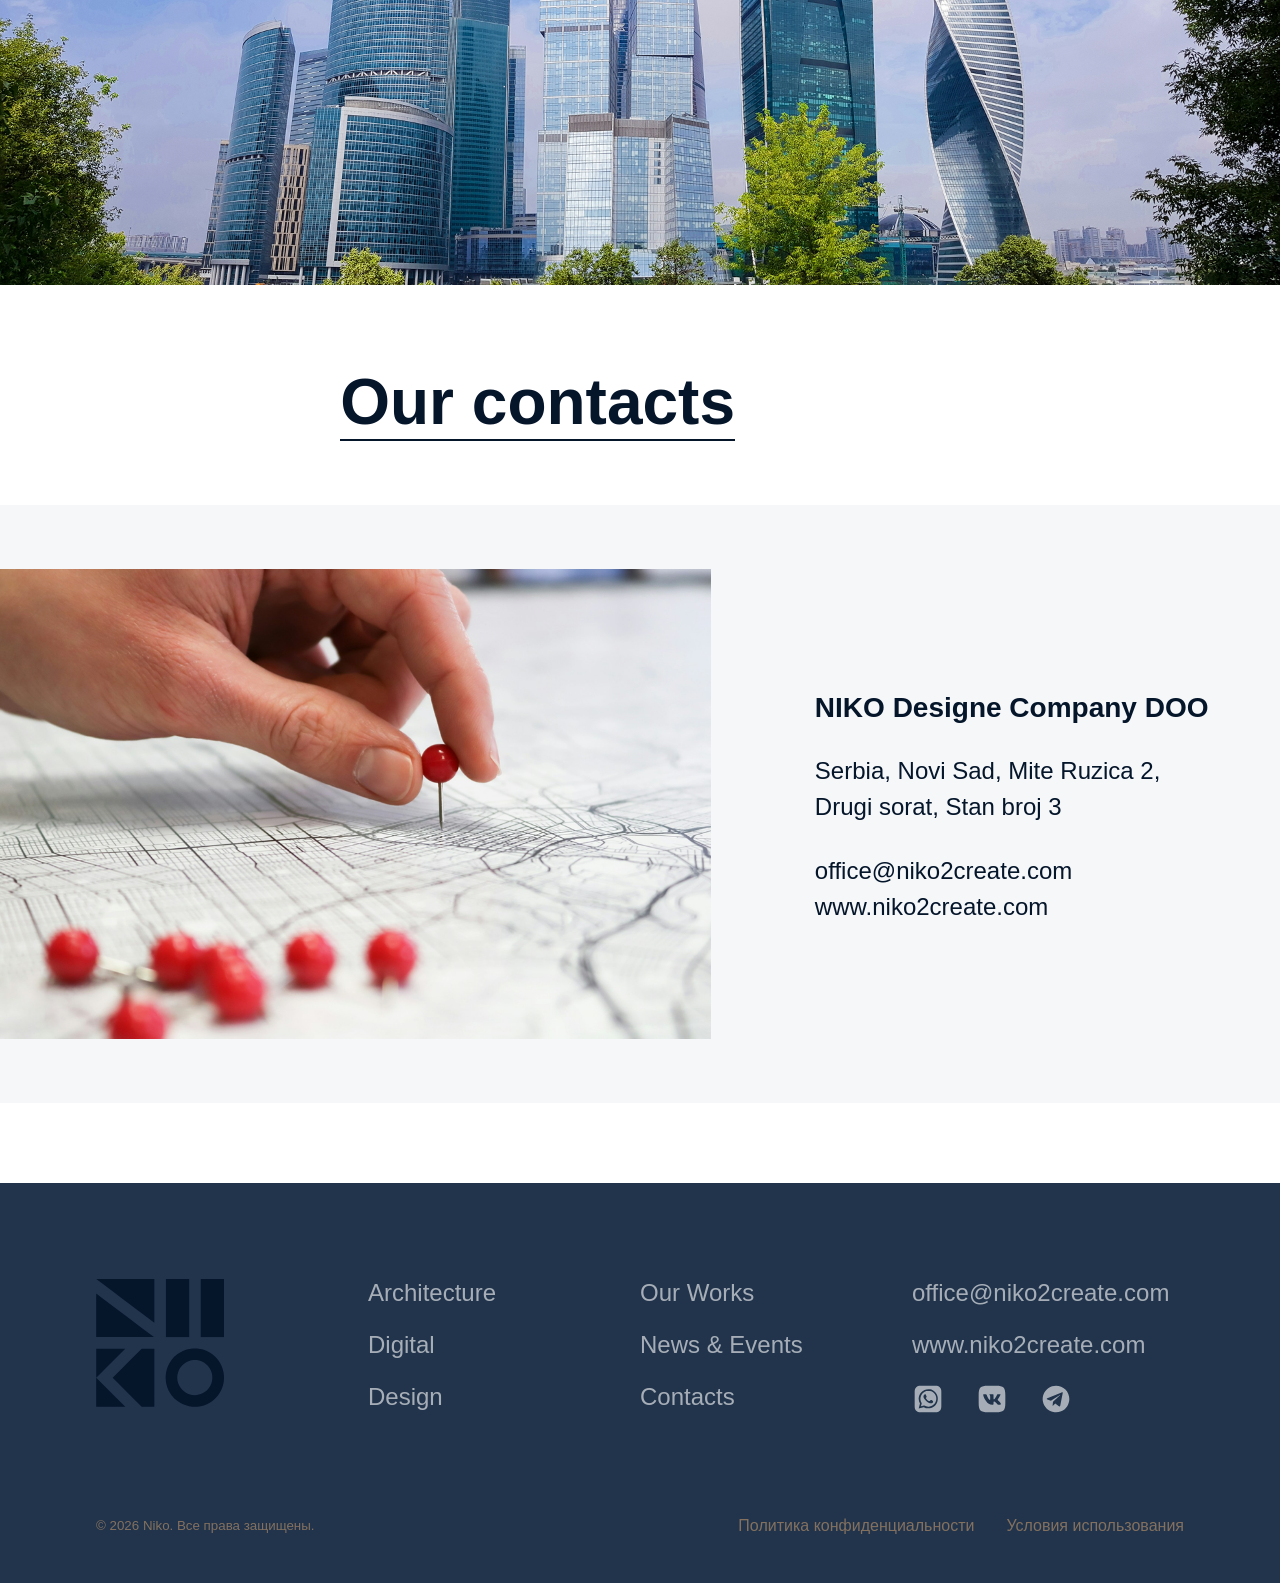
<file: architecture.html>
<!DOCTYPE html>
<html lang="ru">

<head>
  <meta charset="UTF-8">
  <meta name="viewport" content="width=device-width, initial-scale=1.0">
  <title>Architecture</title>
  <link href="https://fonts.cdnfonts.com/css/neue-haas-grotesk-display-pro" rel="stylesheet">
  <link rel="icon" type="image/x-icon" href="favicon.ico">
  <link rel="stylesheet" href="css/reset.css">
  <link rel="stylesheet" href="css/style.css">
  <link rel="stylesheet" href="https://cdn.jsdelivr.net/npm/swiper@11/swiper-bundle.min.css" />
</head>

<body class="inner-page">
  <header class="main-header">
    <div class="header-logo-place">

      <a href="index.html" class="static-logo">
        <svg version="1.1" id="Слой_1" xmlns="http://www.w3.org/2000/svg" xmlns:xlink="http://www.w3.org/1999/xlink"
          x="0px" y="0px" viewBox="0 0 500 500" style="enable-background:new 0 0 500 500;" xml:space="preserve">
          <g>
            <path class="st0" d="M227.8,0.1v171.2l-45.4-34.2v-0.9h-1.1C123.4,92.6,58.8,43.9,0.9,0.3V0.1H227.8z" />
            <rect x="273.2" y="0.1" class="st0" width="90.7" height="226.8" />
            <rect x="409.3" y="0.1" class="st0" width="90.7" height="226.8" />
            <polygon class="st0" points="46.3,90.9 46.3,91.3 45.7,90.9 	" />
            <polygon class="st0" points="46.3,90.9 46.3,91.3 45.7,90.9 	" />
            <polygon class="st0" points="182.4,136.2 182.4,137.1 181.3,136.2 	" />
            <path class="st0" d="M226.3,227H0.9V57.1C74.1,112.3,153.2,171.9,226.3,227z" />
            <polygon class="st0" points="114.4,272.3 33,353.7 23.6,363.1 0.9,385.8 0.9,272.3 	" />
            <polygon class="st0" points="114.4,499.2 0.9,499.2 0.9,385.8 69,453.8 91.7,476.5 	" />
            <polygon class="st0" points="227.8,272.3 227.8,499.2 178.5,499.2 137.1,457.7 133.2,453.8 87.8,408.4 65.1,385.8 87.8,363.1 
       91.7,359.2 133.1,317.7 178.5,272.3 	" />
            <path class="st0" d="M497.8,363.1c-3.3-16.7-10.2-32.1-20-45.4c-6.5-8.9-14.4-16.8-23.2-23.5c-13.2-10-28.6-17.1-45.4-20.6
       c-2.6-0.5-5.2-1-7.8-1.3c-5-0.7-10.2-1-15.4-1c-5.2,0-10.4,0.4-15.4,1c-2.3,0.3-4.5,0.7-6.8,1.1c-16.7,3.3-32.2,10.3-45.4,20
       c-9.3,6.8-17.4,15-24.2,24.2c-9.8,13.2-16.7,28.6-20,45.4c-0.4,2.2-0.8,4.4-1.1,6.7c-0.7,5.1-1.1,10.2-1.1,15.5s0.4,10.4,1.1,15.5
       c0.3,2.6,0.8,5.2,1.3,7.7c3.5,16.8,10.6,32.2,20.6,45.4c6.7,8.8,14.6,16.6,23.5,23.2c13.2,9.8,28.6,16.7,45.4,20
       c7.2,1.4,14.6,2.2,22.2,2.2c8,0,15.7-0.8,23.2-2.4c16.8-3.5,32.2-10.6,45.4-20.6c8.5-6.4,16-13.9,22.4-22.4
       c10-13.2,17.1-28.6,20.6-45.4c1.6-7.5,2.4-15.3,2.4-23.2C500,377.6,499.3,370.2,497.8,363.1z M450.6,408.4
       c-6.9,19.2-22.1,34.4-41.3,41.3c-7.2,2.6-15.1,4.1-23.2,4.1c-7.8,0-15.2-1.3-22.2-3.7c-19.7-6.7-35.3-22.2-42.4-41.7
       c-1.3-3.6-2.3-7.3-3-11.2c-0.7-3.9-1.1-7.9-1.1-12c0-4.1,0.4-8.1,1.1-12c0.6-3.5,1.5-6.8,2.6-10.1c6.9-20,22.7-35.9,42.8-42.8
       c3.3-1.1,6.7-2,10.1-2.6c3.9-0.7,7.9-1.1,12-1.1s8.1,0.4,12,1.1c3.9,0.7,7.6,1.7,11.2,3c19.5,7,35,22.7,41.7,42.4
       c2.4,7,3.7,14.4,3.7,22.2C454.6,393.4,453.2,401.2,450.6,408.4z" />
          </g>
        </svg>
      </a>
    </div>
    <nav class="main-nav">
      <ul class="menu-list">
        <a href="index.html" class="nav-link">Home</a>
        <a href="digital.html" class="nav-link">Digital</a>
        <a href="design.html" class="nav-link">Design</a>
        <a href="index.html#works" class="nav-link">Our Works</a>
        <a href="index.html#news" class="nav-link">News & Events</a>
        <a href="index.html#contacts" class="nav-link">Contacts</a>
      </ul>
    </nav>
    <!-- Кнопка Бургер -->
    <div class="mobile-burger" id="burger">
      <span></span>
      <span></span>
      <span></span>
    </div>
    <!-- Полноэкранное мобильное меню -->
    <div class="mobile-menu" id="mobileMenu">
      <nav class="mobile-nav">
        <a href="index.html" class="mobile-link">Home</a>
        <a href="digital.html" class="mobile-link">Digital</a>
        <a href="design.html" class="mobile-link">Design</a>
        <a href="index.html#works" class="mobile-link">Our Works</a>
        <a href="index.html#news" class="mobile-link">News & Events</a>
        <a href="index.html#contacts" class="mobile-link">Contacts</a>
      </nav>
    </div>
  </header>
  <section class="hero">
    <img class="hero__image" src="images/architecture/hero-bg.png" alt="">
    <div class="hero__content">
      <h1 class="hero__title reveal">Architecture <br>that shapes the future</h1>
    </div>
  </section>
  <section class="concept">
    <div class="concept__top">
      <h2 class="concept__title">Conceptual Thinking</h2>
      <div class="concept__subtitle">
        <p>We analyze, strategize, and design architectural solutions that redefine spatial experiences.</p>
      </div>
    </div>
    <div class="concept-grid">
      <div class="concept-card reveal">
        <img class="concept-card__image" src="images/architecture/concept/1.png" alt="">
        <div class="concept-card__content">
          <h3 class="concept-card__title">Analysis & Strategy</h3>
          <ul class="concept-card__list">
            <li class="concept-card__item">Site research and comprehensive context analysis</li>
            <li class="concept-card__item">Feasibility studies with KPI and TDP metrics</li>
            <li class="concept-card__item">Development of unique project identity and positioning</li>
            <li class="concept-card__item">Regulatory and zoning compliance assessment</li>
          </ul>
        </div>
      </div>
      <div class="concept-card reveal">
        <img class="concept-card__image" src="images/architecture/concept/2.png" alt="">
        <div class="concept-card__content">
          <h3 class="concept-card__title">Architectural Concept</h3>
          <ul class="concept-card__list">
            <li class="concept-card__item">Creating innovative volumetric solutions</li>
            <li class="concept-card__item">Defining unique aesthetic language</li>
            <li class="concept-card__item">Establishing functional logic and flow</li>
            <li class="concept-card__item">Spatial narrative and user experience desig</li>
          </ul>
        </div>
      </div>
      <div class="concept-card reveal">
        <img class="concept-card__image" src="images/architecture/concept/3.png" alt="">
        <div class="concept-card__content">
          <h3 class="concept-card__title">Master Planning</h3>
          <ul class="concept-card__list">
            <li class="concept-card__item">Designing integrated urban environments</li>
            <li class="concept-card__item">Landscape architecture and open spaces</li>
            <li class="concept-card__item">Seamless connection between building and urban fabric</li>
            <li class="concept-card__item">Sustainability and circulation optimization</li>
          </ul>
        </div>
      </div>
      <div class="concept-card reveal">
        <img class="concept-card__image" src="images/architecture/concept/4.png" alt="">
        <div class="concept-card__content">
          <h3 class="concept-card__title">Pre-design Research</h3>
          <ul class="concept-card__list">
            <li class="concept-card__item">Exploring meaning and cultural context</li>
            <li class="concept-card__item">Formulating architectural manifesto</li>
            <li class="concept-card__item">Historical and typological studies</li>
            <li class="concept-card__item">Material and tectonic investigations</li>
          </ul>
        </div>
      </div>
    </div>
  </section>
  <section class="meet">
    <h2 class="meet__title">Meet the Partner</h2>
    <div class="meet__content">
      <div class="meet__content-inner">

        <figure class="meet__quote-wrapper">
          
          <blockquote class="meet__quote-text">
            <p>"Architecture is the art of reconciliation between ourselves and the world. At NIKO, we don't just design
              buildings—we craft experiences that elevate the human spirit and stand the test of time."</p>
          </blockquote>
          <figcaption class="meet__quote-author">
            Alexander Ivanov <cite>Managing Partner <br> Architecture</cite>
          </figcaption>
        </figure>
      </div>
      <img class="meet__image" src="images/architecture/meet.png" alt="">
    </div>
  </section>
  <section class="selected">
    <h2 class="selected__title">Selected Works</h2>
    <div class="selected__wrapper">
      <div class="selected__card reveal">
        <ul class="selected__list">
          <li class="selected__item">
            <h3 class="selected__item-title">Object</h3>
            <div class="selected__item-subtitle">
              <p>
                Velocity Bridge
              </p>
            </div>
          </li>
          <li class="selected__item">
            <h3 class="selected__item-title">Location</h3>
            <div class="selected__item-subtitle">
              <p>
                Copenhagen, Denmark
              </p>
            </div>
          </li>
          <li class="selected__item">
            <h3 class="selected__item-title">Customer</h3>
            <div class="selected__item-subtitle">
              <p>
                Velocity Bridge
              </p>
            </div>
          </li>
          <li class="selected__item">
            <h3 class="selected__item-title">Details</h3>
            <div class="selected__item-subtitle">
              <p>
                over 1000m2
              </p>
            </div>
          </li>
        </ul>
        <img class="selected__image" src="images/architecture/selected/1.png" alt="">
      </div>
      <div class="selected__card reveal">
        <ul class="selected__list">
          <li class="selected__item">
            <h3 class="selected__item-title">Object</h3>
            <div class="selected__item-subtitle">
              <p>
                Velocity Bridge
              </p>
            </div>
          </li>
          <li class="selected__item">
            <h3 class="selected__item-title">Location</h3>
            <div class="selected__item-subtitle">
              <p>
                Copenhagen, Denmark
              </p>
            </div>
          </li>
          <li class="selected__item">
            <h3 class="selected__item-title">Customer</h3>
            <div class="selected__item-subtitle">
              <p>
                Velocity Bridge
              </p>
            </div>
          </li>
          <li class="selected__item">
            <h3 class="selected__item-title">Details</h3>
            <div class="selected__item-subtitle">
              <p>
                over 1000m2
              </p>
            </div>
          </li>
        </ul>
        <img class="selected__image" src="images/architecture/selected/2.png" alt="">
      </div>
      <div class="selected__card reveal">
        <ul class="selected__list">
          <li class="selected__item">
            <h3 class="selected__item-title">Object</h3>
            <div class="selected__item-subtitle">
              <p>
                Velocity Bridge
              </p>
            </div>
          </li>
          <li class="selected__item">
            <h3 class="selected__item-title">Location</h3>
            <div class="selected__item-subtitle">
              <p>
                Copenhagen, Denmark
              </p>
            </div>
          </li>
          <li class="selected__item">
            <h3 class="selected__item-title">Customer</h3>
            <div class="selected__item-subtitle">
              <p>
                Velocity Bridge
              </p>
            </div>
          </li>
          <li class="selected__item">
            <h3 class="selected__item-title">Details</h3>
            <div class="selected__item-subtitle">
              <p>
                over 1000m2
              </p>
            </div>
          </li>
        </ul>
        <img class="selected__image" src="images/architecture/selected/3.png" alt="">
      </div>
    </div>
  </section>
  <section class="contacts contacts-arch" id="contacts">
    <h2 class="contacts__title">Our contacts</h2>
    <div class="contacts__wrapper">
      <img class="contacts__image" src="images/contacts.png" alt="">
      <div class="contacts-content">
        <h3 class="contacts-content__title">NIKO Designe Company DOO</h3>
        <address class="contacts-content__address">Serbia, Novi Sad, Mite Ruzica 2,<br> Drugi sorat, Stan broj 3</address>
        <a class="contacts-content__email" href="mailto:office@niko2create.com">office@niko2create.com</a>
        <a class="contacts-content__link" href="www.niko2create.com">www.niko2create.com</a>
      </div>
    </div>
  </section>
  

  <footer class="footer">
    <div class="footer__body">
      <div class="footer__col">
        <a class="footer__logo" href="index.html">
          <svg version="1.1" id="Слой_1" xmlns="http://www.w3.org/2000/svg" xmlns:xlink="http://www.w3.org/1999/xlink"
          x="0px" y="0px" viewBox="0 0 500 500" style="enable-background:new 0 0 500 500;" xml:space="preserve">
          <g>
            <path class="st0" d="M227.8,0.1v171.2l-45.4-34.2v-0.9h-1.1C123.4,92.6,58.8,43.9,0.9,0.3V0.1H227.8z" />
            <rect x="273.2" y="0.1" class="st0" width="90.7" height="226.8" />
            <rect x="409.3" y="0.1" class="st0" width="90.7" height="226.8" />
            <polygon class="st0" points="46.3,90.9 46.3,91.3 45.7,90.9 	" />
            <polygon class="st0" points="46.3,90.9 46.3,91.3 45.7,90.9 	" />
            <polygon class="st0" points="182.4,136.2 182.4,137.1 181.3,136.2 	" />
            <path class="st0" d="M226.3,227H0.9V57.1C74.1,112.3,153.2,171.9,226.3,227z" />
            <polygon class="st0" points="114.4,272.3 33,353.7 23.6,363.1 0.9,385.8 0.9,272.3 	" />
            <polygon class="st0" points="114.4,499.2 0.9,499.2 0.9,385.8 69,453.8 91.7,476.5 	" />
            <polygon class="st0" points="227.8,272.3 227.8,499.2 178.5,499.2 137.1,457.7 133.2,453.8 87.8,408.4 65.1,385.8 87.8,363.1 
       91.7,359.2 133.1,317.7 178.5,272.3 	" />
            <path class="st0" d="M497.8,363.1c-3.3-16.7-10.2-32.1-20-45.4c-6.5-8.9-14.4-16.8-23.2-23.5c-13.2-10-28.6-17.1-45.4-20.6
       c-2.6-0.5-5.2-1-7.8-1.3c-5-0.7-10.2-1-15.4-1c-5.2,0-10.4,0.4-15.4,1c-2.3,0.3-4.5,0.7-6.8,1.1c-16.7,3.3-32.2,10.3-45.4,20
       c-9.3,6.8-17.4,15-24.2,24.2c-9.8,13.2-16.7,28.6-20,45.4c-0.4,2.2-0.8,4.4-1.1,6.7c-0.7,5.1-1.1,10.2-1.1,15.5s0.4,10.4,1.1,15.5
       c0.3,2.6,0.8,5.2,1.3,7.7c3.5,16.8,10.6,32.2,20.6,45.4c6.7,8.8,14.6,16.6,23.5,23.2c13.2,9.8,28.6,16.7,45.4,20
       c7.2,1.4,14.6,2.2,22.2,2.2c8,0,15.7-0.8,23.2-2.4c16.8-3.5,32.2-10.6,45.4-20.6c8.5-6.4,16-13.9,22.4-22.4
       c10-13.2,17.1-28.6,20.6-45.4c1.6-7.5,2.4-15.3,2.4-23.2C500,377.6,499.3,370.2,497.8,363.1z M450.6,408.4
       c-6.9,19.2-22.1,34.4-41.3,41.3c-7.2,2.6-15.1,4.1-23.2,4.1c-7.8,0-15.2-1.3-22.2-3.7c-19.7-6.7-35.3-22.2-42.4-41.7
       c-1.3-3.6-2.3-7.3-3-11.2c-0.7-3.9-1.1-7.9-1.1-12c0-4.1,0.4-8.1,1.1-12c0.6-3.5,1.5-6.8,2.6-10.1c6.9-20,22.7-35.9,42.8-42.8
       c3.3-1.1,6.7-2,10.1-2.6c3.9-0.7,7.9-1.1,12-1.1s8.1,0.4,12,1.1c3.9,0.7,7.6,1.7,11.2,3c19.5,7,35,22.7,41.7,42.4
       c2.4,7,3.7,14.4,3.7,22.2C454.6,393.4,453.2,401.2,450.6,408.4z" />
          </g>
        </svg>
        </a>
      </div>
      <div class="footer__col">
        <ul class="footer__menu-list">
          <li class="footer__menu-item"><a href="architecture.html" class="footer__menu-link">Architecture</a></li>
          <li class="footer__menu-item"><a href="digital.html" class="footer__menu-link">Digital</a></li>
          <li class="footer__menu-item"><a href="design.html" class="footer__menu-link">Design</a></li>
        </ul>
      </div>
      <div class="footer__col">
        <ul class="footer__menu-list">
          <li class="footer__menu-item"><a href="index.html#works" class="footer__menu-link">Our Works</a></li>
          <li class="footer__menu-item"><a href="index.html#news" class="footer__menu-link">News & Events</a></li>
          <li class="footer__menu-item"><a href="#contacts" class="footer__menu-link">Contacts</a></li>
        </ul>
      </div>
      <div class="footer__col">
        <ul class="footer__menu-list">
          <li class="footer__menu-item"><a href="mailto:" class="footer__menu-link">office@niko2create.com</a></li>
          <li class="footer__menu-item"><a href="www.niko2create.com" class="footer__menu-link">www.niko2create.com</a></li>
          <li class="footer__menu-item">
            <ul class="footer__soc1als-list">
              <li class="footer__soc1als-item">
                <a class="footer__soc1als-link" href="/">
                  <svg width="32" height="32" viewBox="0 0 32 32" fill="none" xmlns="http://www.w3.org/2000/svg">
                    <path d="M29.3332 8.73268C29.3182 8.15745 29.2737 7.58336 29.1998 7.01268C29.1003 6.51285 28.9344 6.02856 28.7065 5.57268C28.4682 5.07816 28.1481 4.62738 27.7598 4.23935C27.368 3.85562 26.918 3.53614 26.4265 3.29268C25.97 3.06927 25.4857 2.90785 24.9865 2.81268C24.4213 2.72801 23.8512 2.67903 23.2798 2.66602H8.73317C8.15793 2.681 7.58384 2.7255 7.01317 2.79935C6.51334 2.89891 6.02905 3.06482 5.57317 3.29268C5.07864 3.531 4.62787 3.85105 4.23984 4.23935C3.85611 4.63123 3.53663 5.08121 3.29317 5.57268C3.06976 6.02917 2.90834 6.51345 2.81317 7.01268C2.7285 7.57793 2.67952 8.14795 2.6665 8.71935C2.6665 8.97268 2.6665 9.33268 2.6665 9.43935V22.5593C2.6665 22.706 2.6665 23.026 2.6665 23.266C2.68149 23.8413 2.72599 24.4153 2.79984 24.986C2.8994 25.4859 3.06531 25.9701 3.29317 26.426C3.53149 26.9205 3.85153 27.3713 4.23984 27.7593C4.63172 28.1431 5.0817 28.4626 5.57317 28.706C6.02966 28.9294 6.51394 29.0909 7.01317 29.186C7.57842 29.2707 8.14843 29.3197 8.71984 29.3327H23.2665C23.8417 29.3177 24.4158 29.2732 24.9865 29.1993C25.4863 29.0998 25.9706 28.9339 26.4265 28.706C26.921 28.4677 27.3718 28.1477 27.7598 27.7593C28.1436 27.3675 28.4631 26.9175 28.7065 26.426C28.9299 25.9695 29.0913 25.4852 29.1865 24.986C29.2712 24.4208 29.3202 23.8508 29.3332 23.2793C29.3332 23.026 29.3332 22.706 29.3332 22.5593V9.43935C29.3332 9.33268 29.3332 8.97268 29.3332 8.73268ZM16.3065 25.3327C14.7053 25.3248 13.132 24.912 11.7332 24.1327L6.6665 25.466L7.99984 20.506C7.13999 19.0613 6.67982 17.4139 6.6665 15.7327C6.67181 13.8432 7.23611 11.9976 8.28832 10.4283C9.34053 8.85895 10.8336 7.63606 12.5795 6.91364C14.3254 6.19122 16.246 6.00158 18.0994 6.3686C19.9529 6.73562 21.6563 7.6429 22.9951 8.97615C24.3339 10.3094 25.2482 12.009 25.623 13.8609C25.9977 15.7128 25.816 17.6342 25.1009 19.3831C24.3857 21.132 23.1691 22.6301 21.6041 23.6888C20.0392 24.7476 18.1959 25.3195 16.3065 25.3327V25.3327ZM16.3065 7.82602C14.8929 7.84219 13.5089 8.23266 12.2952 8.95767C11.0816 9.68267 10.0818 10.7163 9.39757 11.9534C8.71332 13.1904 8.3691 14.5867 8.39995 16.0001C8.4308 17.4134 8.83561 18.7933 9.57317 19.9993L9.75984 20.306L8.95984 23.226L11.9998 22.3993L12.2932 22.5727C13.5059 23.287 14.8857 23.6688 16.2932 23.6793V23.6793C18.4149 23.6793 20.4497 22.8365 21.95 21.3362C23.4503 19.8359 24.2932 17.8011 24.2932 15.6793C24.2932 13.5576 23.4503 11.5228 21.95 10.0225C20.4497 8.5222 18.4149 7.67935 16.2932 7.67935L16.3065 7.82602ZM20.9732 19.186C20.7985 19.4773 20.5647 19.7287 20.2868 19.9239C20.0089 20.1191 19.6931 20.2539 19.3598 20.3193C18.8619 20.4104 18.3492 20.3783 17.8665 20.226C17.4123 20.084 16.9671 19.9148 16.5332 19.7193C14.8848 18.8922 13.4791 17.6519 12.4532 16.1193C11.8957 15.4093 11.5574 14.5521 11.4798 13.6527C11.4719 13.2791 11.5426 12.908 11.6873 12.5634C11.832 12.2189 12.0475 11.9086 12.3198 11.6527C12.4001 11.5617 12.4985 11.4886 12.6087 11.4381C12.719 11.3876 12.8386 11.3607 12.9598 11.3593H13.3332C13.4798 11.3593 13.6798 11.3593 13.8665 11.7727C14.0532 12.186 14.5465 13.426 14.6132 13.546C14.6459 13.61 14.663 13.6808 14.663 13.7527C14.663 13.8245 14.6459 13.8954 14.6132 13.9593C14.5542 14.1042 14.4733 14.2392 14.3732 14.3593C14.2532 14.506 14.1198 14.6793 14.0132 14.786C13.9065 14.8927 13.7732 15.026 13.9065 15.266C14.2693 15.8783 14.7183 16.4351 15.2398 16.9193C15.8077 17.4212 16.457 17.8225 17.1598 18.106C17.3998 18.226 17.5465 18.2127 17.6798 18.106C17.8132 17.9993 18.2798 17.4127 18.4398 17.1727C18.5998 16.9327 18.7598 16.9727 18.9732 17.0527C19.1865 17.1327 20.3732 17.706 20.6132 17.826C20.8532 17.946 20.9998 17.9993 21.0665 18.106C21.1243 18.455 21.0922 18.8129 20.9732 19.146V19.186Z" fill="white" />
                  </svg>
                </a>
              </li>
              <li class="footer__soc1als-item">
                <a class="footer__soc1als-link" href="/">
                  <svg width="32" height="32" viewBox="0 0 32 32" fill="none" xmlns="http://www.w3.org/2000/svg">
                    <path d="M20.0971 2.66602H11.9165C4.44425 2.66602 2.6665 4.44376 2.6665 11.9021V20.0827C2.6665 27.5549 4.43042 29.3327 11.9026 29.3327H20.0832C27.5554 29.3327 29.3332 27.5688 29.3332 20.0965V11.916C29.3332 4.44376 27.5693 2.66602 20.0971 2.66602ZM24.1943 21.6938H22.2498C21.5138 21.6938 21.2915 21.0965 19.9721 19.7771C18.8193 18.666 18.3332 18.5271 18.0415 18.5271C17.6388 18.5271 17.5276 18.6382 17.5276 19.1938V20.9438C17.5276 21.416 17.3748 21.6938 16.1388 21.6938C14.9393 21.6132 13.7761 21.2488 12.745 20.6306C11.7139 20.0125 10.8444 19.1582 10.2082 18.1382C8.69765 16.2581 7.64665 14.0514 7.13876 11.6938C7.13876 11.4021 7.24984 11.1382 7.80542 11.1382H9.74984C10.2498 11.1382 10.4304 11.3604 10.6248 11.8743C11.5693 14.6521 13.1804 17.0688 13.8332 17.0688C14.0832 17.0688 14.1943 16.9577 14.1943 16.3327V13.4715C14.1109 12.166 13.4165 12.0549 13.4165 11.5827C13.4256 11.4581 13.483 11.342 13.5763 11.259C13.6697 11.176 13.7917 11.1327 13.9165 11.1382H16.9721C17.3888 11.1382 17.5276 11.3465 17.5276 11.8465V15.7077C17.5276 16.1243 17.7082 16.2632 17.8332 16.2632C18.0832 16.2632 18.2776 16.1243 18.7359 15.666C19.7208 14.4649 20.5256 13.1268 21.1248 11.6938C21.186 11.5213 21.3019 11.3737 21.4549 11.2733C21.6079 11.173 21.7896 11.1255 21.9721 11.1382H23.9165C24.4998 11.1382 24.6248 11.4299 24.4998 11.8465C23.7923 13.4309 22.917 14.9349 21.8888 16.3327C21.6804 16.6521 21.5971 16.8188 21.8888 17.1938C22.0832 17.4854 22.7638 18.0549 23.2221 18.5965C23.8887 19.2615 24.4423 20.0309 24.8609 20.8743C25.0276 21.416 24.7498 21.6938 24.1943 21.6938V21.6938Z" fill="white" />
                  </svg>
                </a>
              </li>
              <li class="footer__soc1als-item">
                <a class="footer__soc1als-link" href="/">
                  <svg width="32" height="32" viewBox="0 0 32 32" fill="none" xmlns="http://www.w3.org/2000/svg">
                    <path d="M15.9925 2.66602C13.3554 2.66602 10.7776 3.448 8.58492 4.91309C6.39226 6.37817 4.68329 8.46055 3.67413 10.8969C2.66496 13.3333 2.40091 16.0141 2.91538 18.6006C3.42985 21.187 4.69973 23.5627 6.56443 25.4274C8.42913 27.2921 10.8049 28.562 13.3913 29.0765C15.9777 29.591 18.6586 29.3269 21.095 28.3177C23.5313 27.3086 25.6137 25.5996 27.0788 23.407C28.5439 21.2143 29.3259 18.6364 29.3259 15.9993C29.326 14.2484 28.9812 12.5145 28.3112 10.8967C27.6412 9.27899 26.6591 7.80908 25.4209 6.57093C24.1828 5.33279 22.7129 4.35067 21.0951 3.68066C19.4774 3.01065 17.7435 2.66587 15.9925 2.66602V2.66602ZM20.2319 22.8693C20.182 22.9937 20.106 23.1061 20.0092 23.1988C19.9123 23.2915 19.7967 23.3624 19.6702 23.4068C19.5437 23.4512 19.4091 23.468 19.2756 23.4561C19.142 23.4442 19.0126 23.404 18.8959 23.338L15.2763 20.5255L12.9532 22.6687C12.8993 22.7085 12.8363 22.7341 12.7698 22.7432C12.7034 22.7523 12.6358 22.7445 12.5732 22.7206L13.0185 18.736L13.0328 18.7473L13.0419 18.6686C13.0419 18.6686 19.5552 12.7386 19.8206 12.486C20.0892 12.234 20.0006 12.1793 20.0006 12.1793C20.0159 11.8719 19.5185 12.1793 19.5185 12.1793L10.8885 17.7313L7.29453 16.5073C7.29453 16.5073 6.74253 16.3093 6.69053 15.874C6.63587 15.442 7.31252 15.2073 7.31252 15.2073L21.6019 9.53067C21.6019 9.53067 22.7765 9.00731 22.7765 9.87402L20.2319 22.8693Z" fill="white" />
                  </svg>
                </a>
              </li>
            </ul>
          </li>
        </ul>
      </div>
      
    </div>
    <div class="footer__bottom">
      <small class="footer__copy">
        © 2026 Niko. Все права защищены.
      </small>
      <a class="footer__additional" href="#">Политика конфиденциальности</a>
      <a class="footer__additional" href="#">Условия использования</a>
    </div>
  </footer>






  <script src="https://cdn.jsdelivr.net/npm/swiper@11/swiper-bundle.min.js"
    onload="window.isSwiperReady = true; if(window.initMySite) window.initMySite();">
    </script>

  <script src="js/common.js"></script>
</body>

</html>
</file>
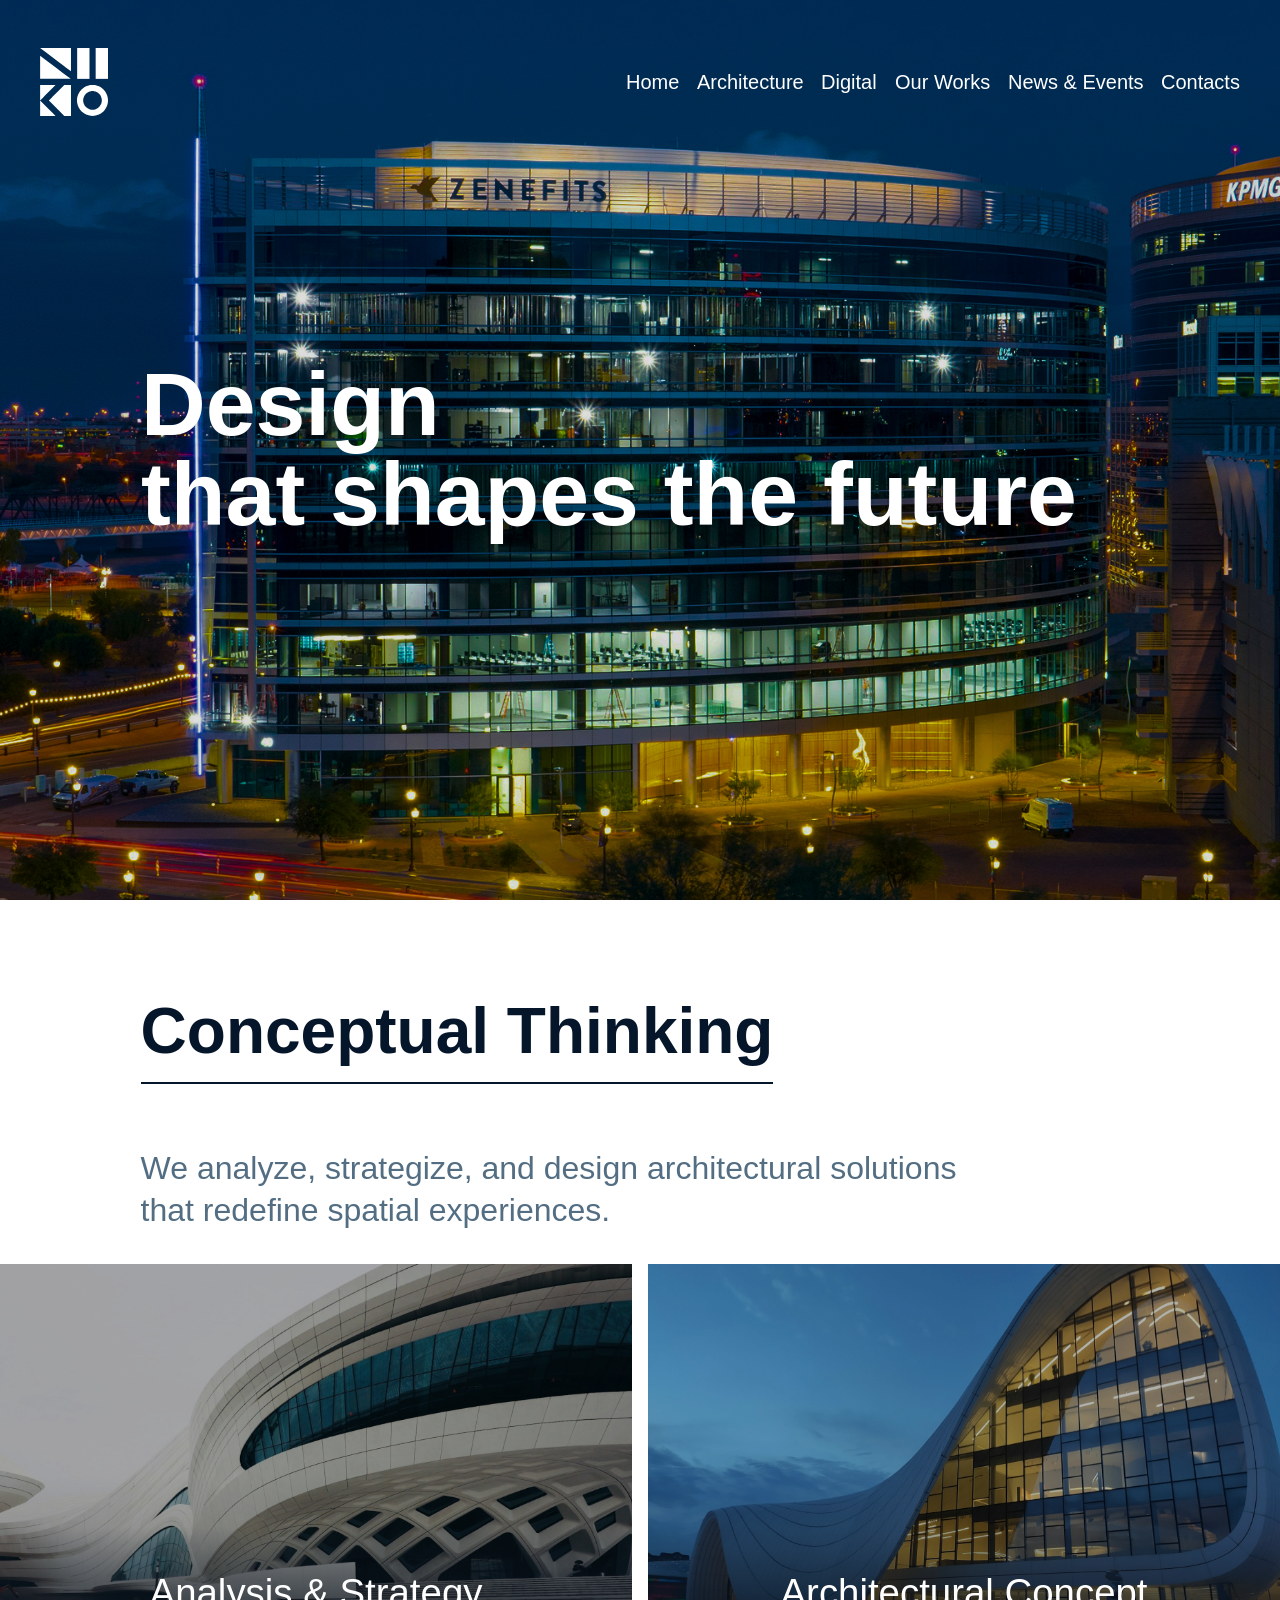
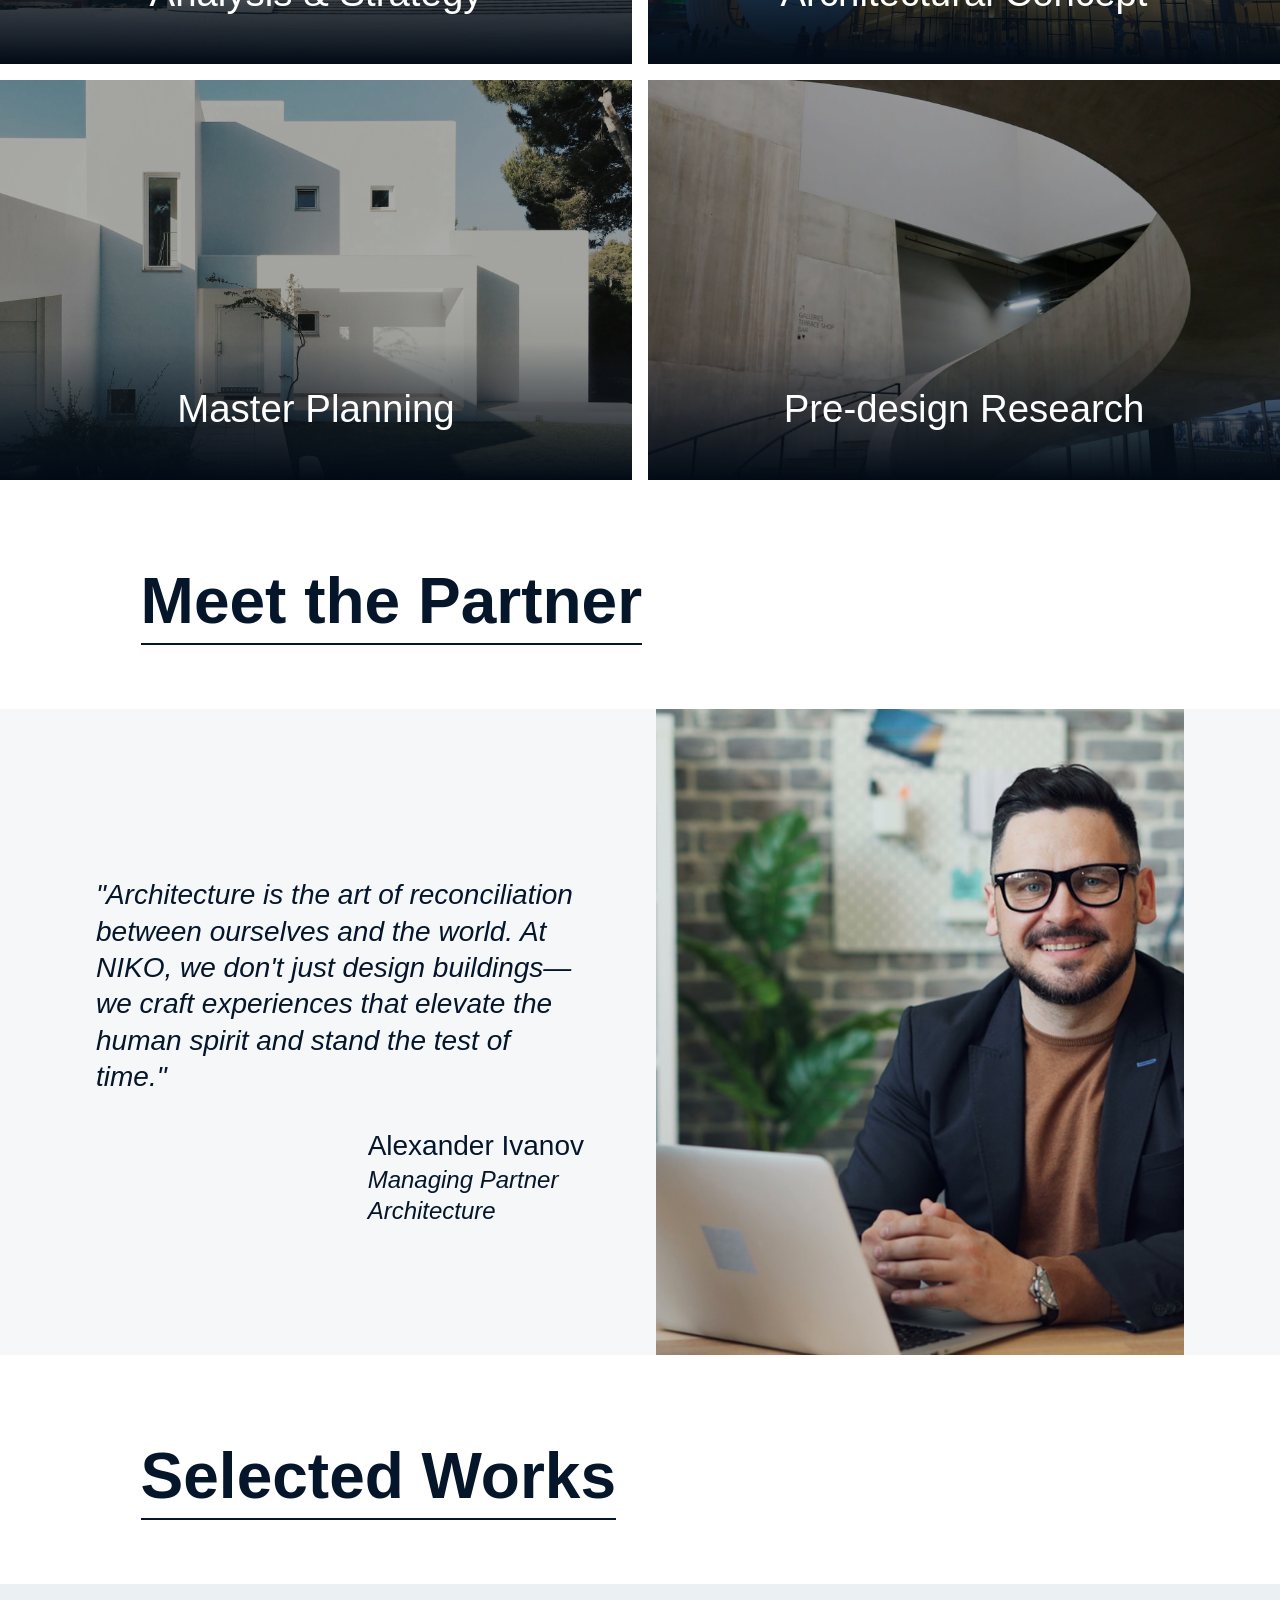
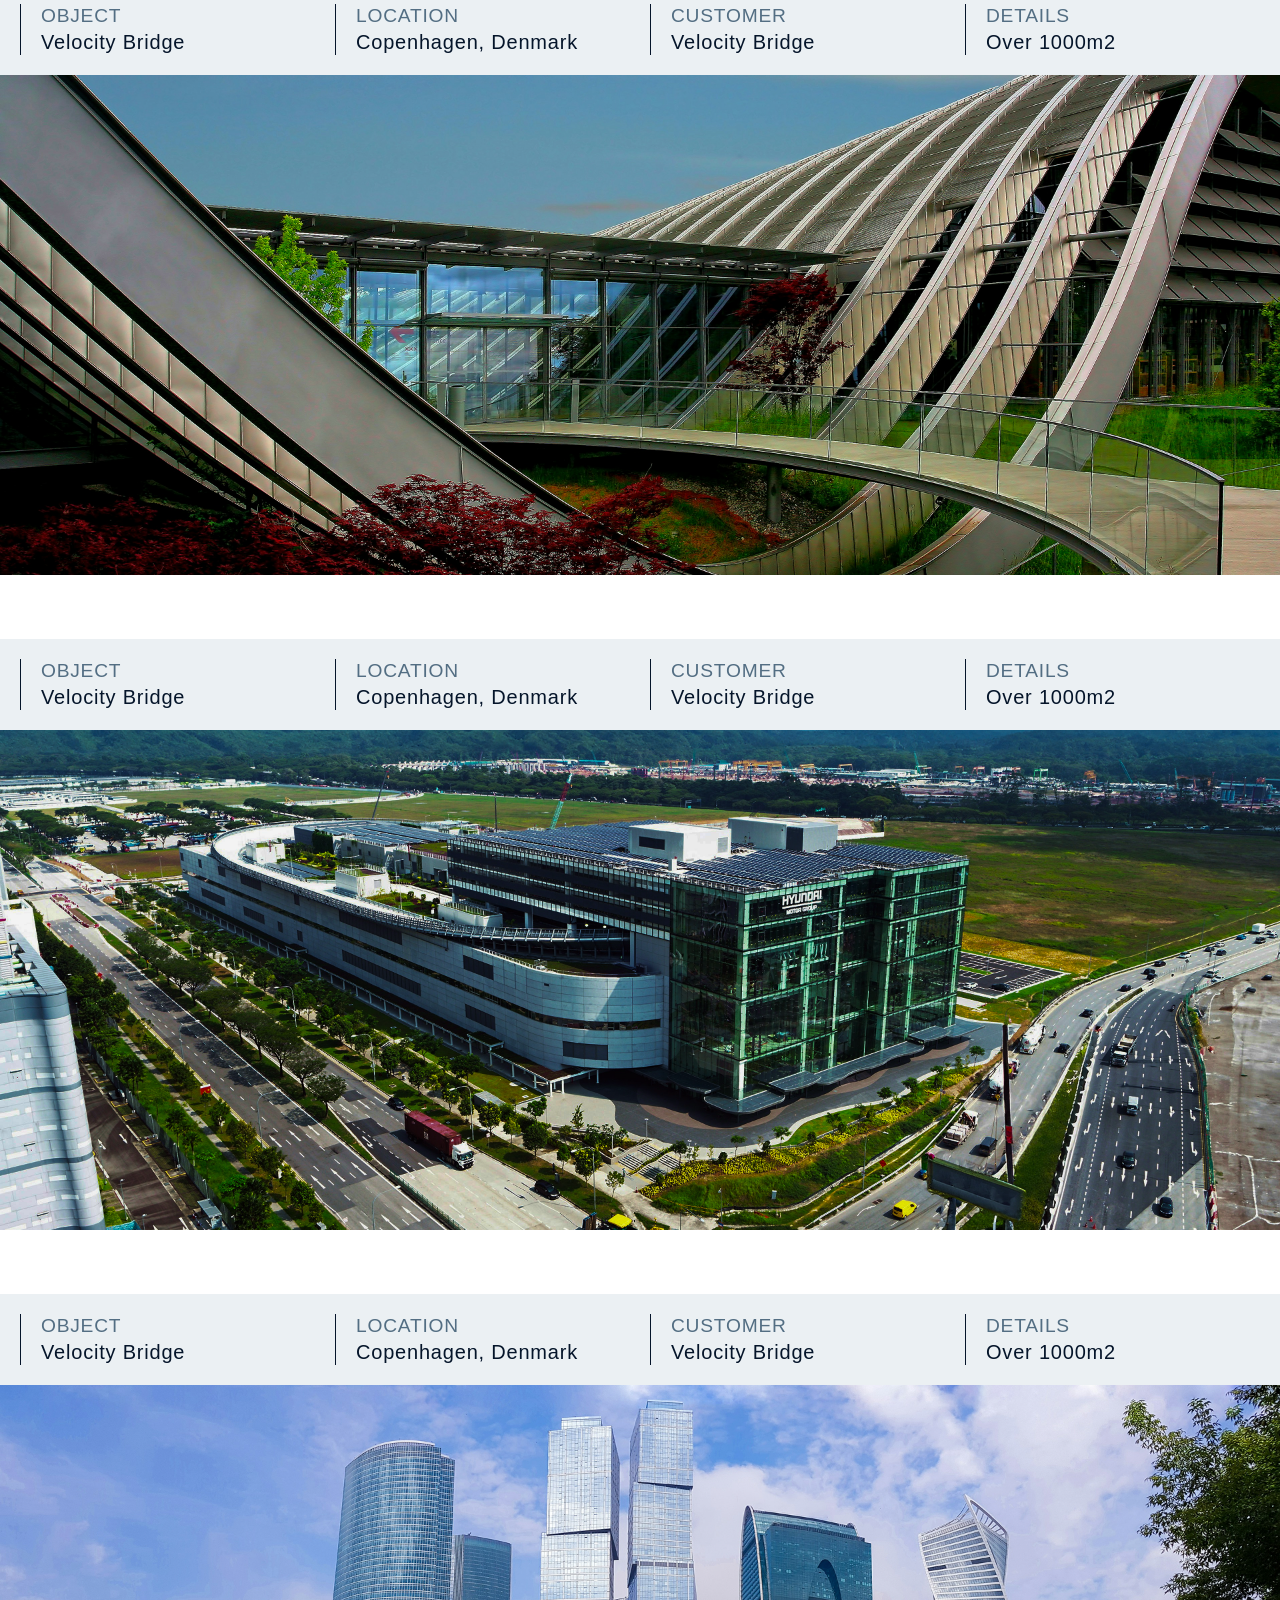
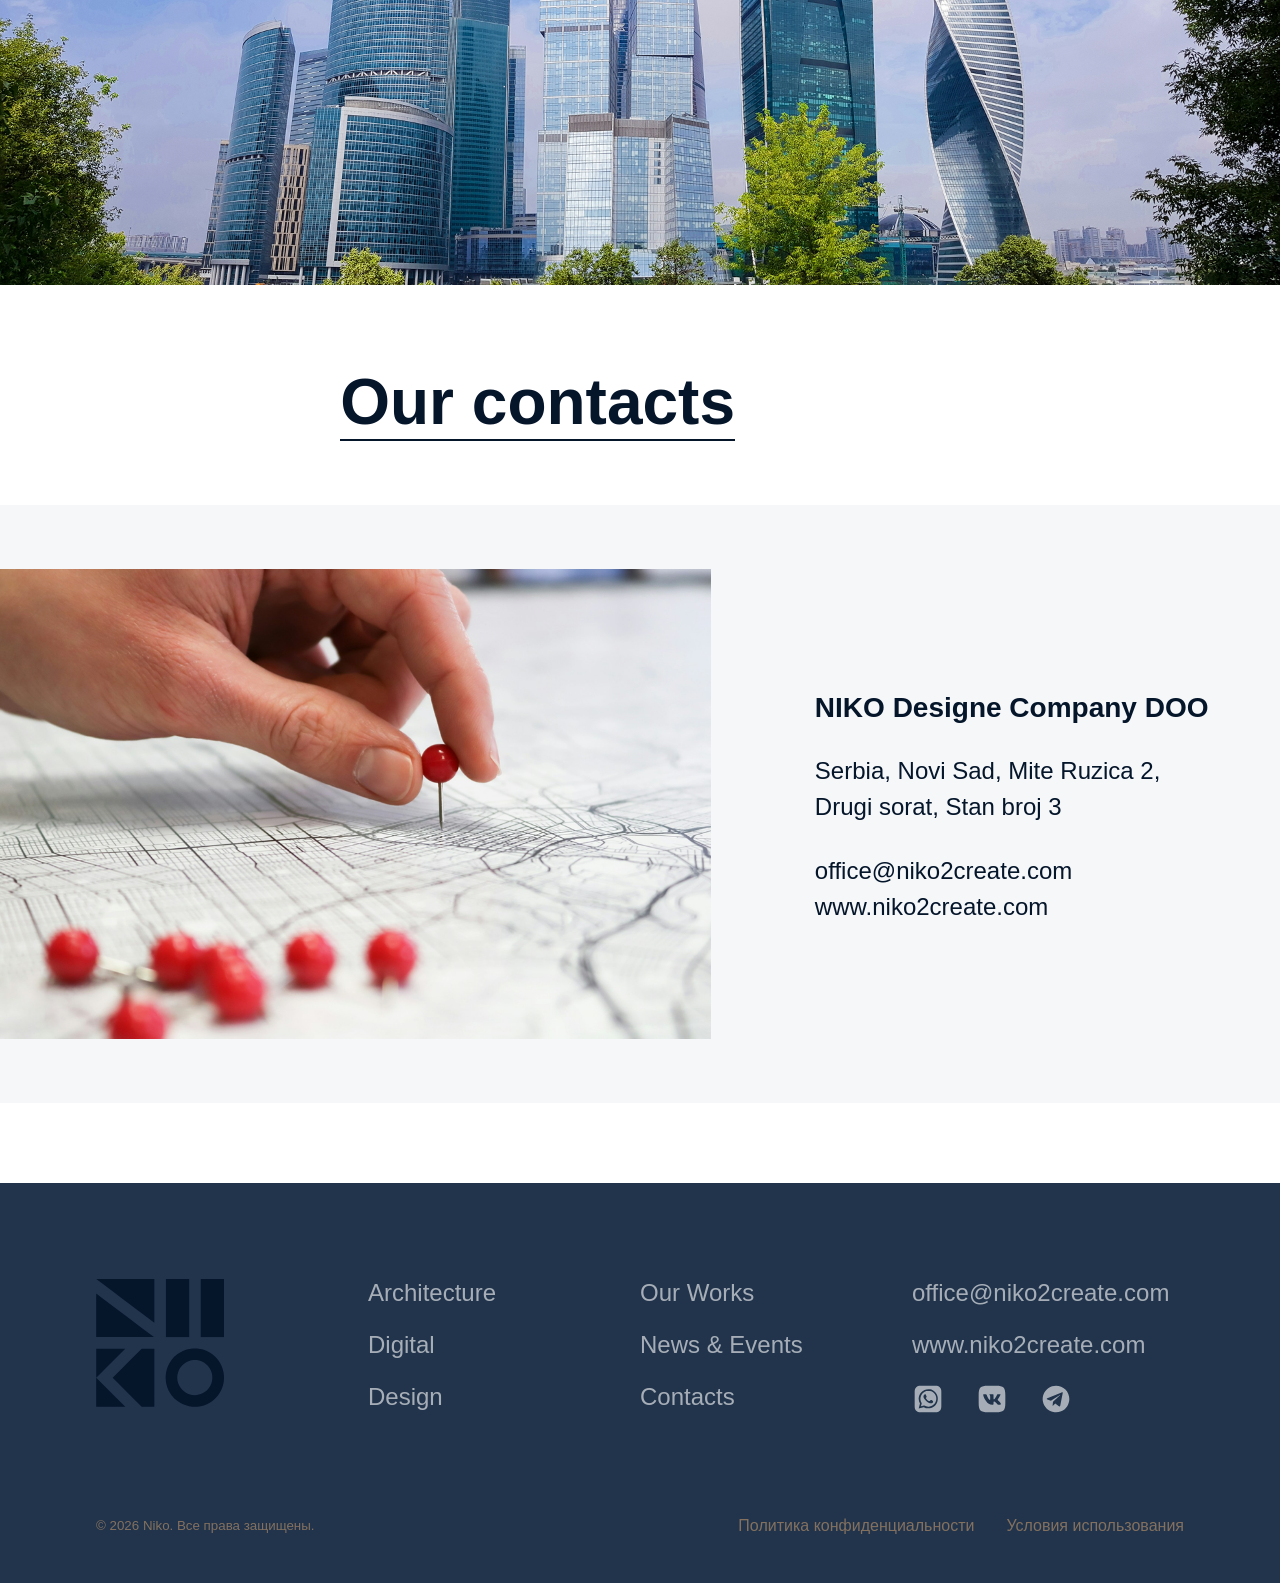
<file: design.html>
<!DOCTYPE html>
<html lang="ru">

<head>
  <meta charset="UTF-8">
  <meta name="viewport" content="width=device-width, initial-scale=1.0">
  <title>Design</title>
  <link href="https://fonts.cdnfonts.com/css/neue-haas-grotesk-display-pro" rel="stylesheet">
  <link rel="icon" type="image/x-icon" href="favicon.ico">
  <link rel="stylesheet" href="css/reset.css">
  <link rel="stylesheet" href="css/style.css">
  <link rel="stylesheet" href="https://cdn.jsdelivr.net/npm/swiper@11/swiper-bundle.min.css" />
</head>

<body class="inner-page">
  <header class="main-header">
    <div class="header-logo-place">

      <a href="index.html" class="static-logo">
        <svg version="1.1" id="Слой_1" xmlns="http://www.w3.org/2000/svg" xmlns:xlink="http://www.w3.org/1999/xlink"
          x="0px" y="0px" viewBox="0 0 500 500" style="enable-background:new 0 0 500 500;" xml:space="preserve">
          <g>
            <path class="st0" d="M227.8,0.1v171.2l-45.4-34.2v-0.9h-1.1C123.4,92.6,58.8,43.9,0.9,0.3V0.1H227.8z" />
            <rect x="273.2" y="0.1" class="st0" width="90.7" height="226.8" />
            <rect x="409.3" y="0.1" class="st0" width="90.7" height="226.8" />
            <polygon class="st0" points="46.3,90.9 46.3,91.3 45.7,90.9 	" />
            <polygon class="st0" points="46.3,90.9 46.3,91.3 45.7,90.9 	" />
            <polygon class="st0" points="182.4,136.2 182.4,137.1 181.3,136.2 	" />
            <path class="st0" d="M226.3,227H0.9V57.1C74.1,112.3,153.2,171.9,226.3,227z" />
            <polygon class="st0" points="114.4,272.3 33,353.7 23.6,363.1 0.9,385.8 0.9,272.3 	" />
            <polygon class="st0" points="114.4,499.2 0.9,499.2 0.9,385.8 69,453.8 91.7,476.5 	" />
            <polygon class="st0" points="227.8,272.3 227.8,499.2 178.5,499.2 137.1,457.7 133.2,453.8 87.8,408.4 65.1,385.8 87.8,363.1 
       91.7,359.2 133.1,317.7 178.5,272.3 	" />
            <path class="st0" d="M497.8,363.1c-3.3-16.7-10.2-32.1-20-45.4c-6.5-8.9-14.4-16.8-23.2-23.5c-13.2-10-28.6-17.1-45.4-20.6
       c-2.6-0.5-5.2-1-7.8-1.3c-5-0.7-10.2-1-15.4-1c-5.2,0-10.4,0.4-15.4,1c-2.3,0.3-4.5,0.7-6.8,1.1c-16.7,3.3-32.2,10.3-45.4,20
       c-9.3,6.8-17.4,15-24.2,24.2c-9.8,13.2-16.7,28.6-20,45.4c-0.4,2.2-0.8,4.4-1.1,6.7c-0.7,5.1-1.1,10.2-1.1,15.5s0.4,10.4,1.1,15.5
       c0.3,2.6,0.8,5.2,1.3,7.7c3.5,16.8,10.6,32.2,20.6,45.4c6.7,8.8,14.6,16.6,23.5,23.2c13.2,9.8,28.6,16.7,45.4,20
       c7.2,1.4,14.6,2.2,22.2,2.2c8,0,15.7-0.8,23.2-2.4c16.8-3.5,32.2-10.6,45.4-20.6c8.5-6.4,16-13.9,22.4-22.4
       c10-13.2,17.1-28.6,20.6-45.4c1.6-7.5,2.4-15.3,2.4-23.2C500,377.6,499.3,370.2,497.8,363.1z M450.6,408.4
       c-6.9,19.2-22.1,34.4-41.3,41.3c-7.2,2.6-15.1,4.1-23.2,4.1c-7.8,0-15.2-1.3-22.2-3.7c-19.7-6.7-35.3-22.2-42.4-41.7
       c-1.3-3.6-2.3-7.3-3-11.2c-0.7-3.9-1.1-7.9-1.1-12c0-4.1,0.4-8.1,1.1-12c0.6-3.5,1.5-6.8,2.6-10.1c6.9-20,22.7-35.9,42.8-42.8
       c3.3-1.1,6.7-2,10.1-2.6c3.9-0.7,7.9-1.1,12-1.1s8.1,0.4,12,1.1c3.9,0.7,7.6,1.7,11.2,3c19.5,7,35,22.7,41.7,42.4
       c2.4,7,3.7,14.4,3.7,22.2C454.6,393.4,453.2,401.2,450.6,408.4z" />
          </g>
        </svg>
      </a>
    </div>
    <nav class="main-nav">
      <ul class="menu-list">
        <a href="index.html" class="nav-link">Home</a>
        <a href="architecture.html" class="nav-link">Architecture</a>
        <a href="digital.html" class="nav-link">Digital</a>
        <a href="index.html#works" class="nav-link">Our Works</a>
        <a href="index.html#news" class="nav-link">News & Events</a>
        <a href="index.html#contacts" class="nav-link">Contacts</a>
      </ul>
    </nav>
    <!-- Кнопка Бургер -->
    <div class="mobile-burger" id="burger">
      <span></span>
      <span></span>
      <span></span>
    </div>
    <!-- Полноэкранное мобильное меню -->
    <div class="mobile-menu" id="mobileMenu">
      <nav class="mobile-nav">
        <a href="index.html" class="mobile-link">Home</a>
        <a href="architecture.html" class="mobile-link">Architecture</a>
        <a href="digital.html" class="mobile-link">Digital</a>
        <a href="index.html#works" class="mobile-link">Our Works</a>
        <a href="index.html#news" class="mobile-link">News & Events</a>
        <a href="index.html#contacts" class="mobile-link">Contacts</a>
      </nav>
    </div>
  </header>
 
  <section class="hero">
    <img class="hero__image" src="images/design/hero-bg.png" alt="">
    <div class="hero__content">
      <h1 class="hero__title reveal">Design <br>that shapes the future</h1>
    </div>
  </section>
  <section class="concept">
    <div class="concept__top">
      <h2 class="concept__title">Conceptual Thinking</h2>
      <div class="concept__subtitle">
        <p>We analyze, strategize, and design architectural solutions that redefine spatial experiences.</p>
      </div>
    </div>
    <div class="concept-grid">
      <div class="concept-card reveal">
        <img class="concept-card__image" src="images/architecture/concept/1.png" alt="">
        <div class="concept-card__content">
          <h3 class="concept-card__title">Analysis & Strategy</h3>
          <ul class="concept-card__list">
            <li class="concept-card__item">Site research and comprehensive context analysis</li>
            <li class="concept-card__item">Feasibility studies with KPI and TDP metrics</li>
            <li class="concept-card__item">Development of unique project identity and positioning</li>
            <li class="concept-card__item">Regulatory and zoning compliance assessment</li>
          </ul>
        </div>
      </div>
      <div class="concept-card reveal">
        <img class="concept-card__image" src="images/architecture/concept/2.png" alt="">
        <div class="concept-card__content">
          <h3 class="concept-card__title">Architectural Concept</h3>
          <ul class="concept-card__list">
            <li class="concept-card__item">Creating innovative volumetric solutions</li>
            <li class="concept-card__item">Defining unique aesthetic language</li>
            <li class="concept-card__item">Establishing functional logic and flow</li>
            <li class="concept-card__item">Spatial narrative and user experience desig</li>
          </ul>
        </div>
      </div>
      <div class="concept-card reveal">
        <img class="concept-card__image" src="images/architecture/concept/3.png" alt="">
        <div class="concept-card__content">
          <h3 class="concept-card__title">Master Planning</h3>
          <ul class="concept-card__list">
            <li class="concept-card__item">Designing integrated urban environments</li>
            <li class="concept-card__item">Landscape architecture and open spaces</li>
            <li class="concept-card__item">Seamless connection between building and urban fabric</li>
            <li class="concept-card__item">Sustainability and circulation optimization</li>
          </ul>
        </div>
      </div>
      <div class="concept-card reveal">
        <img class="concept-card__image" src="images/architecture/concept/4.png" alt="">
        <div class="concept-card__content">
          <h3 class="concept-card__title">Pre-design Research</h3>
          <ul class="concept-card__list">
            <li class="concept-card__item">Exploring meaning and cultural context</li>
            <li class="concept-card__item">Formulating architectural manifesto</li>
            <li class="concept-card__item">Historical and typological studies</li>
            <li class="concept-card__item">Material and tectonic investigations</li>
          </ul>
        </div>
      </div>
    </div>
  </section>
  <section class="meet">
    <h2 class="meet__title">Meet the Partner</h2>
    <div class="meet__content">
      <div class="meet__content-inner">

        <figure class="meet__quote-wrapper">
          
          <blockquote class="meet__quote-text">
            <p>"Architecture is the art of reconciliation between ourselves and the world. At NIKO, we don't just design
              buildings—we craft experiences that elevate the human spirit and stand the test of time."</p>
          </blockquote>
          <figcaption class="meet__quote-author">
            Alexander Ivanov <cite>Managing Partner <br> Architecture</cite>
          </figcaption>
        </figure>
      </div>
      <img class="meet__image" src="images/architecture/meet.png" alt="">
    </div>
  </section>
  <section class="selected">
    <h2 class="selected__title">Selected Works</h2>
    <div class="selected__wrapper">
      <div class="selected__card reveal">
        <ul class="selected__list">
          <li class="selected__item">
            <h3 class="selected__item-title">Object</h3>
            <div class="selected__item-subtitle">
              <p>
                Velocity Bridge
              </p>
            </div>
          </li>
          <li class="selected__item">
            <h3 class="selected__item-title">Location</h3>
            <div class="selected__item-subtitle">
              <p>
                Copenhagen, Denmark
              </p>
            </div>
          </li>
          <li class="selected__item">
            <h3 class="selected__item-title">Customer</h3>
            <div class="selected__item-subtitle">
              <p>
                Velocity Bridge
              </p>
            </div>
          </li>
          <li class="selected__item">
            <h3 class="selected__item-title">Details</h3>
            <div class="selected__item-subtitle">
              <p>
                over 1000m2
              </p>
            </div>
          </li>
        </ul>
        <img class="selected__image" src="images/architecture/selected/1.png" alt="">
      </div>
      <div class="selected__card reveal">
        <ul class="selected__list">
          <li class="selected__item">
            <h3 class="selected__item-title">Object</h3>
            <div class="selected__item-subtitle">
              <p>
                Velocity Bridge
              </p>
            </div>
          </li>
          <li class="selected__item">
            <h3 class="selected__item-title">Location</h3>
            <div class="selected__item-subtitle">
              <p>
                Copenhagen, Denmark
              </p>
            </div>
          </li>
          <li class="selected__item">
            <h3 class="selected__item-title">Customer</h3>
            <div class="selected__item-subtitle">
              <p>
                Velocity Bridge
              </p>
            </div>
          </li>
          <li class="selected__item">
            <h3 class="selected__item-title">Details</h3>
            <div class="selected__item-subtitle">
              <p>
                over 1000m2
              </p>
            </div>
          </li>
        </ul>
        <img class="selected__image" src="images/architecture/selected/2.png" alt="">
      </div>
      <div class="selected__card reveal">
        <ul class="selected__list">
          <li class="selected__item">
            <h3 class="selected__item-title">Object</h3>
            <div class="selected__item-subtitle">
              <p>
                Velocity Bridge
              </p>
            </div>
          </li>
          <li class="selected__item">
            <h3 class="selected__item-title">Location</h3>
            <div class="selected__item-subtitle">
              <p>
                Copenhagen, Denmark
              </p>
            </div>
          </li>
          <li class="selected__item">
            <h3 class="selected__item-title">Customer</h3>
            <div class="selected__item-subtitle">
              <p>
                Velocity Bridge
              </p>
            </div>
          </li>
          <li class="selected__item">
            <h3 class="selected__item-title">Details</h3>
            <div class="selected__item-subtitle">
              <p>
                over 1000m2
              </p>
            </div>
          </li>
        </ul>
        <img class="selected__image" src="images/architecture/selected/3.png" alt="">
      </div>
    </div>
  </section>
  <section class="contacts contacts-arch" id="contacts">
    <h2 class="contacts__title">Our contacts</h2>
    <div class="contacts__wrapper">
      <img class="contacts__image" src="images/contacts.png" alt="">
      <div class="contacts-content">
        <h3 class="contacts-content__title">NIKO Designe Company DOO</h3>
        <address class="contacts-content__address">Serbia, Novi Sad, Mite Ruzica 2,<br> Drugi sorat, Stan broj 3</address>
        <a class="contacts-content__email" href="mailto:office@niko2create.com">office@niko2create.com</a>
        <a class="contacts-content__link" href="www.niko2create.com">www.niko2create.com</a>
      </div>
    </div>
  </section>

  <footer class="footer">
    <div class="footer__body">
      <div class="footer__col">
        <a class="footer__logo" href="index.html">
          <svg version="1.1" id="Слой_1" xmlns="http://www.w3.org/2000/svg" xmlns:xlink="http://www.w3.org/1999/xlink"
          x="0px" y="0px" viewBox="0 0 500 500" style="enable-background:new 0 0 500 500;" xml:space="preserve">
          <g>
            <path class="st0" d="M227.8,0.1v171.2l-45.4-34.2v-0.9h-1.1C123.4,92.6,58.8,43.9,0.9,0.3V0.1H227.8z" />
            <rect x="273.2" y="0.1" class="st0" width="90.7" height="226.8" />
            <rect x="409.3" y="0.1" class="st0" width="90.7" height="226.8" />
            <polygon class="st0" points="46.3,90.9 46.3,91.3 45.7,90.9 	" />
            <polygon class="st0" points="46.3,90.9 46.3,91.3 45.7,90.9 	" />
            <polygon class="st0" points="182.4,136.2 182.4,137.1 181.3,136.2 	" />
            <path class="st0" d="M226.3,227H0.9V57.1C74.1,112.3,153.2,171.9,226.3,227z" />
            <polygon class="st0" points="114.4,272.3 33,353.7 23.6,363.1 0.9,385.8 0.9,272.3 	" />
            <polygon class="st0" points="114.4,499.2 0.9,499.2 0.9,385.8 69,453.8 91.7,476.5 	" />
            <polygon class="st0" points="227.8,272.3 227.8,499.2 178.5,499.2 137.1,457.7 133.2,453.8 87.8,408.4 65.1,385.8 87.8,363.1 
       91.7,359.2 133.1,317.7 178.5,272.3 	" />
            <path class="st0" d="M497.8,363.1c-3.3-16.7-10.2-32.1-20-45.4c-6.5-8.9-14.4-16.8-23.2-23.5c-13.2-10-28.6-17.1-45.4-20.6
       c-2.6-0.5-5.2-1-7.8-1.3c-5-0.7-10.2-1-15.4-1c-5.2,0-10.4,0.4-15.4,1c-2.3,0.3-4.5,0.7-6.8,1.1c-16.7,3.3-32.2,10.3-45.4,20
       c-9.3,6.8-17.4,15-24.2,24.2c-9.8,13.2-16.7,28.6-20,45.4c-0.4,2.2-0.8,4.4-1.1,6.7c-0.7,5.1-1.1,10.2-1.1,15.5s0.4,10.4,1.1,15.5
       c0.3,2.6,0.8,5.2,1.3,7.7c3.5,16.8,10.6,32.2,20.6,45.4c6.7,8.8,14.6,16.6,23.5,23.2c13.2,9.8,28.6,16.7,45.4,20
       c7.2,1.4,14.6,2.2,22.2,2.2c8,0,15.7-0.8,23.2-2.4c16.8-3.5,32.2-10.6,45.4-20.6c8.5-6.4,16-13.9,22.4-22.4
       c10-13.2,17.1-28.6,20.6-45.4c1.6-7.5,2.4-15.3,2.4-23.2C500,377.6,499.3,370.2,497.8,363.1z M450.6,408.4
       c-6.9,19.2-22.1,34.4-41.3,41.3c-7.2,2.6-15.1,4.1-23.2,4.1c-7.8,0-15.2-1.3-22.2-3.7c-19.7-6.7-35.3-22.2-42.4-41.7
       c-1.3-3.6-2.3-7.3-3-11.2c-0.7-3.9-1.1-7.9-1.1-12c0-4.1,0.4-8.1,1.1-12c0.6-3.5,1.5-6.8,2.6-10.1c6.9-20,22.7-35.9,42.8-42.8
       c3.3-1.1,6.7-2,10.1-2.6c3.9-0.7,7.9-1.1,12-1.1s8.1,0.4,12,1.1c3.9,0.7,7.6,1.7,11.2,3c19.5,7,35,22.7,41.7,42.4
       c2.4,7,3.7,14.4,3.7,22.2C454.6,393.4,453.2,401.2,450.6,408.4z" />
          </g>
        </svg>
        </a>
      </div>
      <div class="footer__col">
        <ul class="footer__menu-list">
          <li class="footer__menu-item"><a href="architecture.html" class="footer__menu-link">Architecture</a></li>
          <li class="footer__menu-item"><a href="digital.html" class="footer__menu-link">Digital</a></li>
          <li class="footer__menu-item"><a href="design.html" class="footer__menu-link">Design</a></li>
        </ul>
      </div>
      <div class="footer__col">
        <ul class="footer__menu-list">
          <li class="footer__menu-item"><a href="index.html#works" class="footer__menu-link">Our Works</a></li>
          <li class="footer__menu-item"><a href="index.html#news" class="footer__menu-link">News & Events</a></li>
          <li class="footer__menu-item"><a href="#contacts" class="footer__menu-link">Contacts</a></li>
        </ul>
      </div>
      <div class="footer__col">
        <ul class="footer__menu-list">
          <li class="footer__menu-item"><a href="mailto:" class="footer__menu-link">office@niko2create.com</a></li>
          <li class="footer__menu-item"><a href="www.niko2create.com" class="footer__menu-link">www.niko2create.com</a></li>
          <li class="footer__menu-item">
            <ul class="footer__soc1als-list">
              <li class="footer__soc1als-item">
                <a class="footer__soc1als-link" href="/">
                  <svg width="32" height="32" viewBox="0 0 32 32" fill="none" xmlns="http://www.w3.org/2000/svg">
                    <path d="M29.3332 8.73268C29.3182 8.15745 29.2737 7.58336 29.1998 7.01268C29.1003 6.51285 28.9344 6.02856 28.7065 5.57268C28.4682 5.07816 28.1481 4.62738 27.7598 4.23935C27.368 3.85562 26.918 3.53614 26.4265 3.29268C25.97 3.06927 25.4857 2.90785 24.9865 2.81268C24.4213 2.72801 23.8512 2.67903 23.2798 2.66602H8.73317C8.15793 2.681 7.58384 2.7255 7.01317 2.79935C6.51334 2.89891 6.02905 3.06482 5.57317 3.29268C5.07864 3.531 4.62787 3.85105 4.23984 4.23935C3.85611 4.63123 3.53663 5.08121 3.29317 5.57268C3.06976 6.02917 2.90834 6.51345 2.81317 7.01268C2.7285 7.57793 2.67952 8.14795 2.6665 8.71935C2.6665 8.97268 2.6665 9.33268 2.6665 9.43935V22.5593C2.6665 22.706 2.6665 23.026 2.6665 23.266C2.68149 23.8413 2.72599 24.4153 2.79984 24.986C2.8994 25.4859 3.06531 25.9701 3.29317 26.426C3.53149 26.9205 3.85153 27.3713 4.23984 27.7593C4.63172 28.1431 5.0817 28.4626 5.57317 28.706C6.02966 28.9294 6.51394 29.0909 7.01317 29.186C7.57842 29.2707 8.14843 29.3197 8.71984 29.3327H23.2665C23.8417 29.3177 24.4158 29.2732 24.9865 29.1993C25.4863 29.0998 25.9706 28.9339 26.4265 28.706C26.921 28.4677 27.3718 28.1477 27.7598 27.7593C28.1436 27.3675 28.4631 26.9175 28.7065 26.426C28.9299 25.9695 29.0913 25.4852 29.1865 24.986C29.2712 24.4208 29.3202 23.8508 29.3332 23.2793C29.3332 23.026 29.3332 22.706 29.3332 22.5593V9.43935C29.3332 9.33268 29.3332 8.97268 29.3332 8.73268ZM16.3065 25.3327C14.7053 25.3248 13.132 24.912 11.7332 24.1327L6.6665 25.466L7.99984 20.506C7.13999 19.0613 6.67982 17.4139 6.6665 15.7327C6.67181 13.8432 7.23611 11.9976 8.28832 10.4283C9.34053 8.85895 10.8336 7.63606 12.5795 6.91364C14.3254 6.19122 16.246 6.00158 18.0994 6.3686C19.9529 6.73562 21.6563 7.6429 22.9951 8.97615C24.3339 10.3094 25.2482 12.009 25.623 13.8609C25.9977 15.7128 25.816 17.6342 25.1009 19.3831C24.3857 21.132 23.1691 22.6301 21.6041 23.6888C20.0392 24.7476 18.1959 25.3195 16.3065 25.3327V25.3327ZM16.3065 7.82602C14.8929 7.84219 13.5089 8.23266 12.2952 8.95767C11.0816 9.68267 10.0818 10.7163 9.39757 11.9534C8.71332 13.1904 8.3691 14.5867 8.39995 16.0001C8.4308 17.4134 8.83561 18.7933 9.57317 19.9993L9.75984 20.306L8.95984 23.226L11.9998 22.3993L12.2932 22.5727C13.5059 23.287 14.8857 23.6688 16.2932 23.6793V23.6793C18.4149 23.6793 20.4497 22.8365 21.95 21.3362C23.4503 19.8359 24.2932 17.8011 24.2932 15.6793C24.2932 13.5576 23.4503 11.5228 21.95 10.0225C20.4497 8.5222 18.4149 7.67935 16.2932 7.67935L16.3065 7.82602ZM20.9732 19.186C20.7985 19.4773 20.5647 19.7287 20.2868 19.9239C20.0089 20.1191 19.6931 20.2539 19.3598 20.3193C18.8619 20.4104 18.3492 20.3783 17.8665 20.226C17.4123 20.084 16.9671 19.9148 16.5332 19.7193C14.8848 18.8922 13.4791 17.6519 12.4532 16.1193C11.8957 15.4093 11.5574 14.5521 11.4798 13.6527C11.4719 13.2791 11.5426 12.908 11.6873 12.5634C11.832 12.2189 12.0475 11.9086 12.3198 11.6527C12.4001 11.5617 12.4985 11.4886 12.6087 11.4381C12.719 11.3876 12.8386 11.3607 12.9598 11.3593H13.3332C13.4798 11.3593 13.6798 11.3593 13.8665 11.7727C14.0532 12.186 14.5465 13.426 14.6132 13.546C14.6459 13.61 14.663 13.6808 14.663 13.7527C14.663 13.8245 14.6459 13.8954 14.6132 13.9593C14.5542 14.1042 14.4733 14.2392 14.3732 14.3593C14.2532 14.506 14.1198 14.6793 14.0132 14.786C13.9065 14.8927 13.7732 15.026 13.9065 15.266C14.2693 15.8783 14.7183 16.4351 15.2398 16.9193C15.8077 17.4212 16.457 17.8225 17.1598 18.106C17.3998 18.226 17.5465 18.2127 17.6798 18.106C17.8132 17.9993 18.2798 17.4127 18.4398 17.1727C18.5998 16.9327 18.7598 16.9727 18.9732 17.0527C19.1865 17.1327 20.3732 17.706 20.6132 17.826C20.8532 17.946 20.9998 17.9993 21.0665 18.106C21.1243 18.455 21.0922 18.8129 20.9732 19.146V19.186Z" fill="white" />
                  </svg>
                </a>
              </li>
              <li class="footer__soc1als-item">
                <a class="footer__soc1als-link" href="/">
                  <svg width="32" height="32" viewBox="0 0 32 32" fill="none" xmlns="http://www.w3.org/2000/svg">
                    <path d="M20.0971 2.66602H11.9165C4.44425 2.66602 2.6665 4.44376 2.6665 11.9021V20.0827C2.6665 27.5549 4.43042 29.3327 11.9026 29.3327H20.0832C27.5554 29.3327 29.3332 27.5688 29.3332 20.0965V11.916C29.3332 4.44376 27.5693 2.66602 20.0971 2.66602ZM24.1943 21.6938H22.2498C21.5138 21.6938 21.2915 21.0965 19.9721 19.7771C18.8193 18.666 18.3332 18.5271 18.0415 18.5271C17.6388 18.5271 17.5276 18.6382 17.5276 19.1938V20.9438C17.5276 21.416 17.3748 21.6938 16.1388 21.6938C14.9393 21.6132 13.7761 21.2488 12.745 20.6306C11.7139 20.0125 10.8444 19.1582 10.2082 18.1382C8.69765 16.2581 7.64665 14.0514 7.13876 11.6938C7.13876 11.4021 7.24984 11.1382 7.80542 11.1382H9.74984C10.2498 11.1382 10.4304 11.3604 10.6248 11.8743C11.5693 14.6521 13.1804 17.0688 13.8332 17.0688C14.0832 17.0688 14.1943 16.9577 14.1943 16.3327V13.4715C14.1109 12.166 13.4165 12.0549 13.4165 11.5827C13.4256 11.4581 13.483 11.342 13.5763 11.259C13.6697 11.176 13.7917 11.1327 13.9165 11.1382H16.9721C17.3888 11.1382 17.5276 11.3465 17.5276 11.8465V15.7077C17.5276 16.1243 17.7082 16.2632 17.8332 16.2632C18.0832 16.2632 18.2776 16.1243 18.7359 15.666C19.7208 14.4649 20.5256 13.1268 21.1248 11.6938C21.186 11.5213 21.3019 11.3737 21.4549 11.2733C21.6079 11.173 21.7896 11.1255 21.9721 11.1382H23.9165C24.4998 11.1382 24.6248 11.4299 24.4998 11.8465C23.7923 13.4309 22.917 14.9349 21.8888 16.3327C21.6804 16.6521 21.5971 16.8188 21.8888 17.1938C22.0832 17.4854 22.7638 18.0549 23.2221 18.5965C23.8887 19.2615 24.4423 20.0309 24.8609 20.8743C25.0276 21.416 24.7498 21.6938 24.1943 21.6938V21.6938Z" fill="white" />
                  </svg>
                </a>
              </li>
              <li class="footer__soc1als-item">
                <a class="footer__soc1als-link" href="/">
                  <svg width="32" height="32" viewBox="0 0 32 32" fill="none" xmlns="http://www.w3.org/2000/svg">
                    <path d="M15.9925 2.66602C13.3554 2.66602 10.7776 3.448 8.58492 4.91309C6.39226 6.37817 4.68329 8.46055 3.67413 10.8969C2.66496 13.3333 2.40091 16.0141 2.91538 18.6006C3.42985 21.187 4.69973 23.5627 6.56443 25.4274C8.42913 27.2921 10.8049 28.562 13.3913 29.0765C15.9777 29.591 18.6586 29.3269 21.095 28.3177C23.5313 27.3086 25.6137 25.5996 27.0788 23.407C28.5439 21.2143 29.3259 18.6364 29.3259 15.9993C29.326 14.2484 28.9812 12.5145 28.3112 10.8967C27.6412 9.27899 26.6591 7.80908 25.4209 6.57093C24.1828 5.33279 22.7129 4.35067 21.0951 3.68066C19.4774 3.01065 17.7435 2.66587 15.9925 2.66602V2.66602ZM20.2319 22.8693C20.182 22.9937 20.106 23.1061 20.0092 23.1988C19.9123 23.2915 19.7967 23.3624 19.6702 23.4068C19.5437 23.4512 19.4091 23.468 19.2756 23.4561C19.142 23.4442 19.0126 23.404 18.8959 23.338L15.2763 20.5255L12.9532 22.6687C12.8993 22.7085 12.8363 22.7341 12.7698 22.7432C12.7034 22.7523 12.6358 22.7445 12.5732 22.7206L13.0185 18.736L13.0328 18.7473L13.0419 18.6686C13.0419 18.6686 19.5552 12.7386 19.8206 12.486C20.0892 12.234 20.0006 12.1793 20.0006 12.1793C20.0159 11.8719 19.5185 12.1793 19.5185 12.1793L10.8885 17.7313L7.29453 16.5073C7.29453 16.5073 6.74253 16.3093 6.69053 15.874C6.63587 15.442 7.31252 15.2073 7.31252 15.2073L21.6019 9.53067C21.6019 9.53067 22.7765 9.00731 22.7765 9.87402L20.2319 22.8693Z" fill="white" />
                  </svg>
                </a>
              </li>
            </ul>
          </li>
        </ul>
      </div>
      
    </div>
    <div class="footer__bottom">
      <small class="footer__copy">
        © 2026 Niko. Все права защищены.
      </small>
      <a class="footer__additional" href="#">Политика конфиденциальности</a>
      <a class="footer__additional" href="#">Условия использования</a>
    </div>
  </footer>






  <script src="https://cdn.jsdelivr.net/npm/swiper@11/swiper-bundle.min.js"
    onload="window.isSwiperReady = true; if(window.initMySite) window.initMySite();">
    </script>

  <script src="js/common.js"></script>
</body>

</html>
</file>
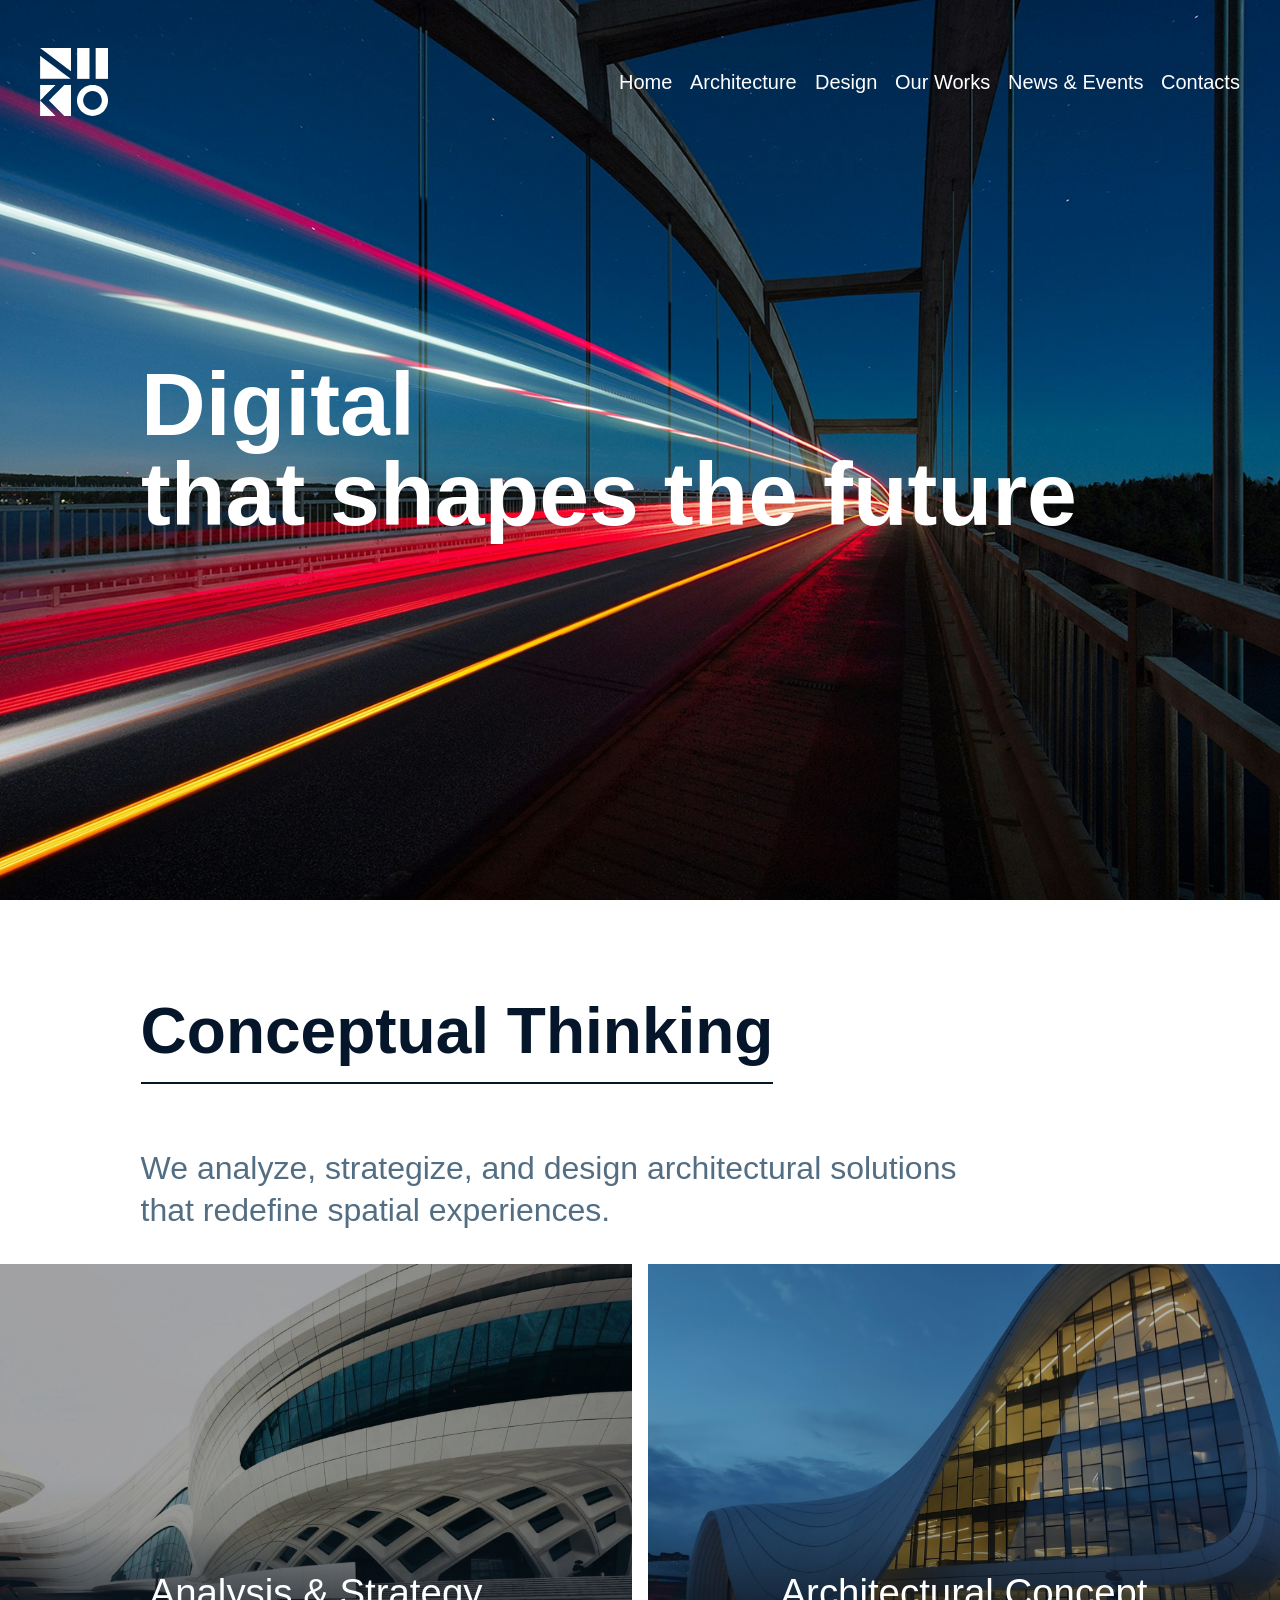
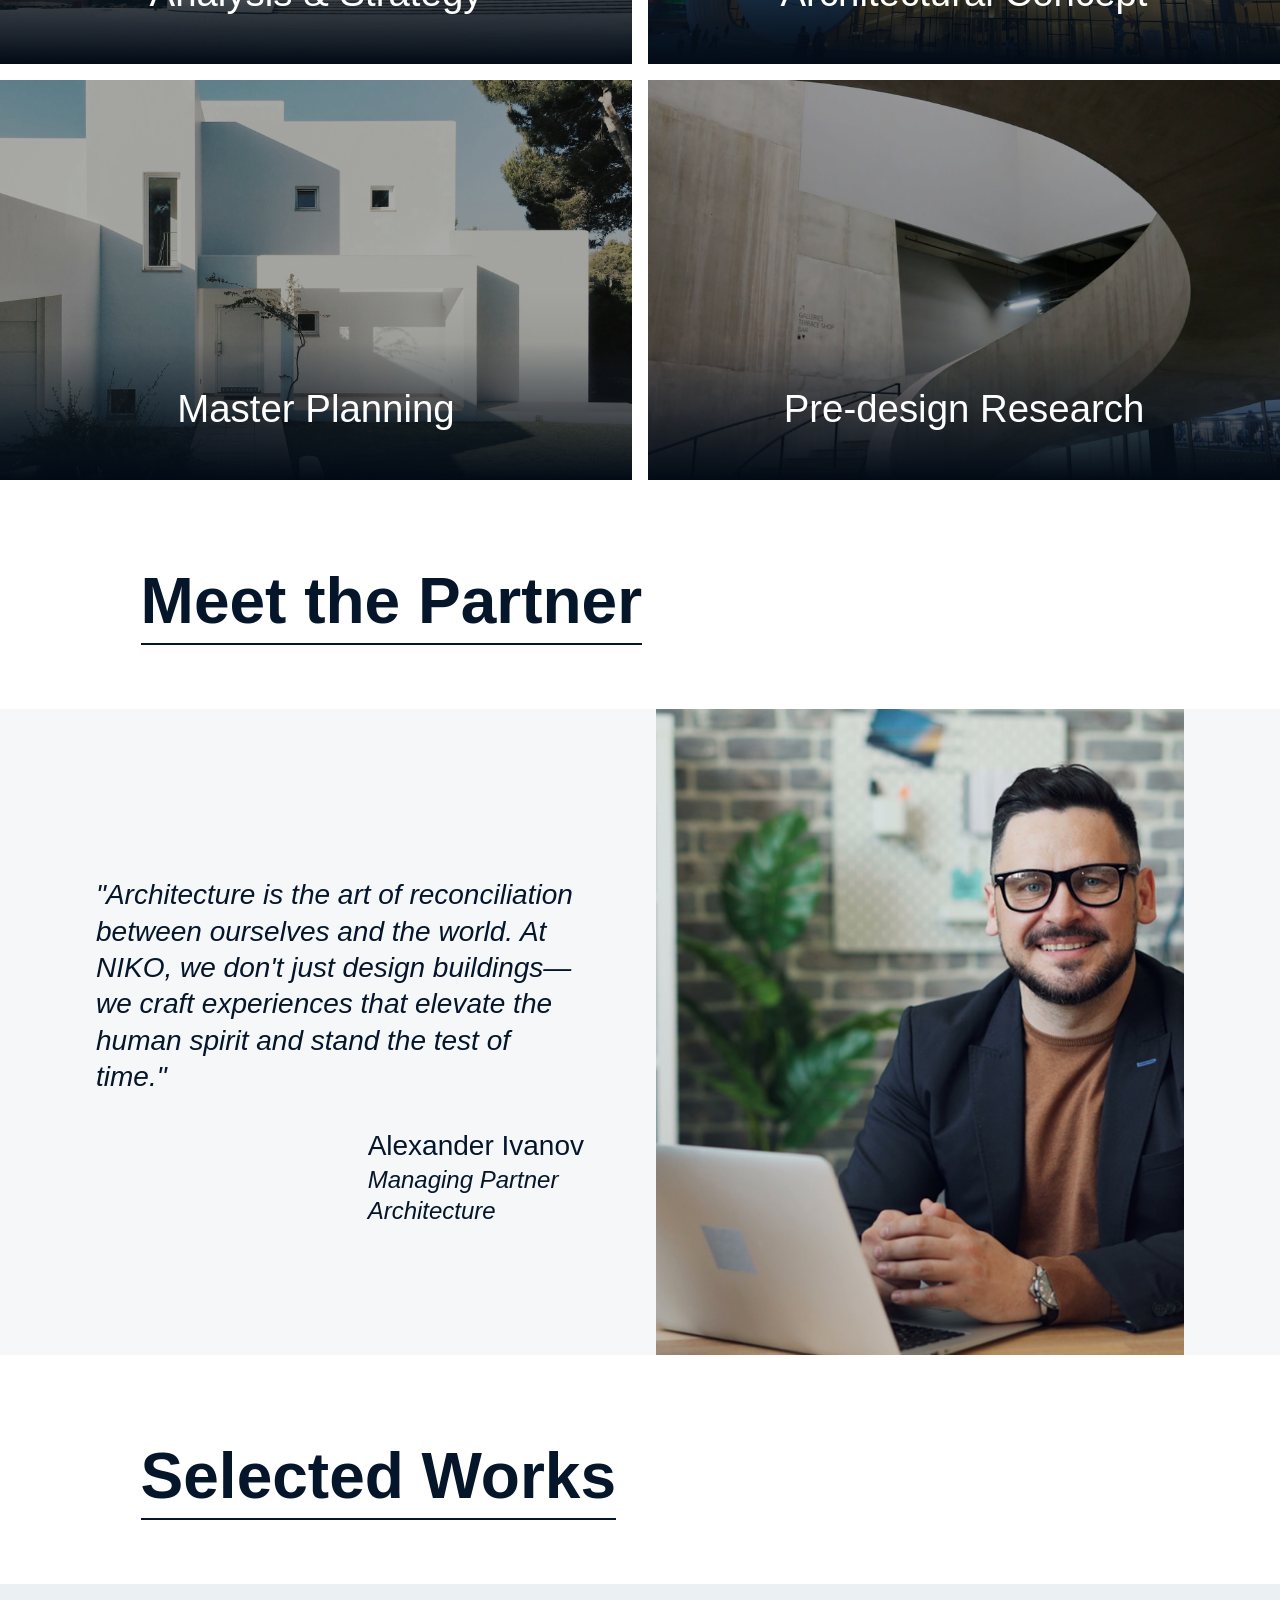
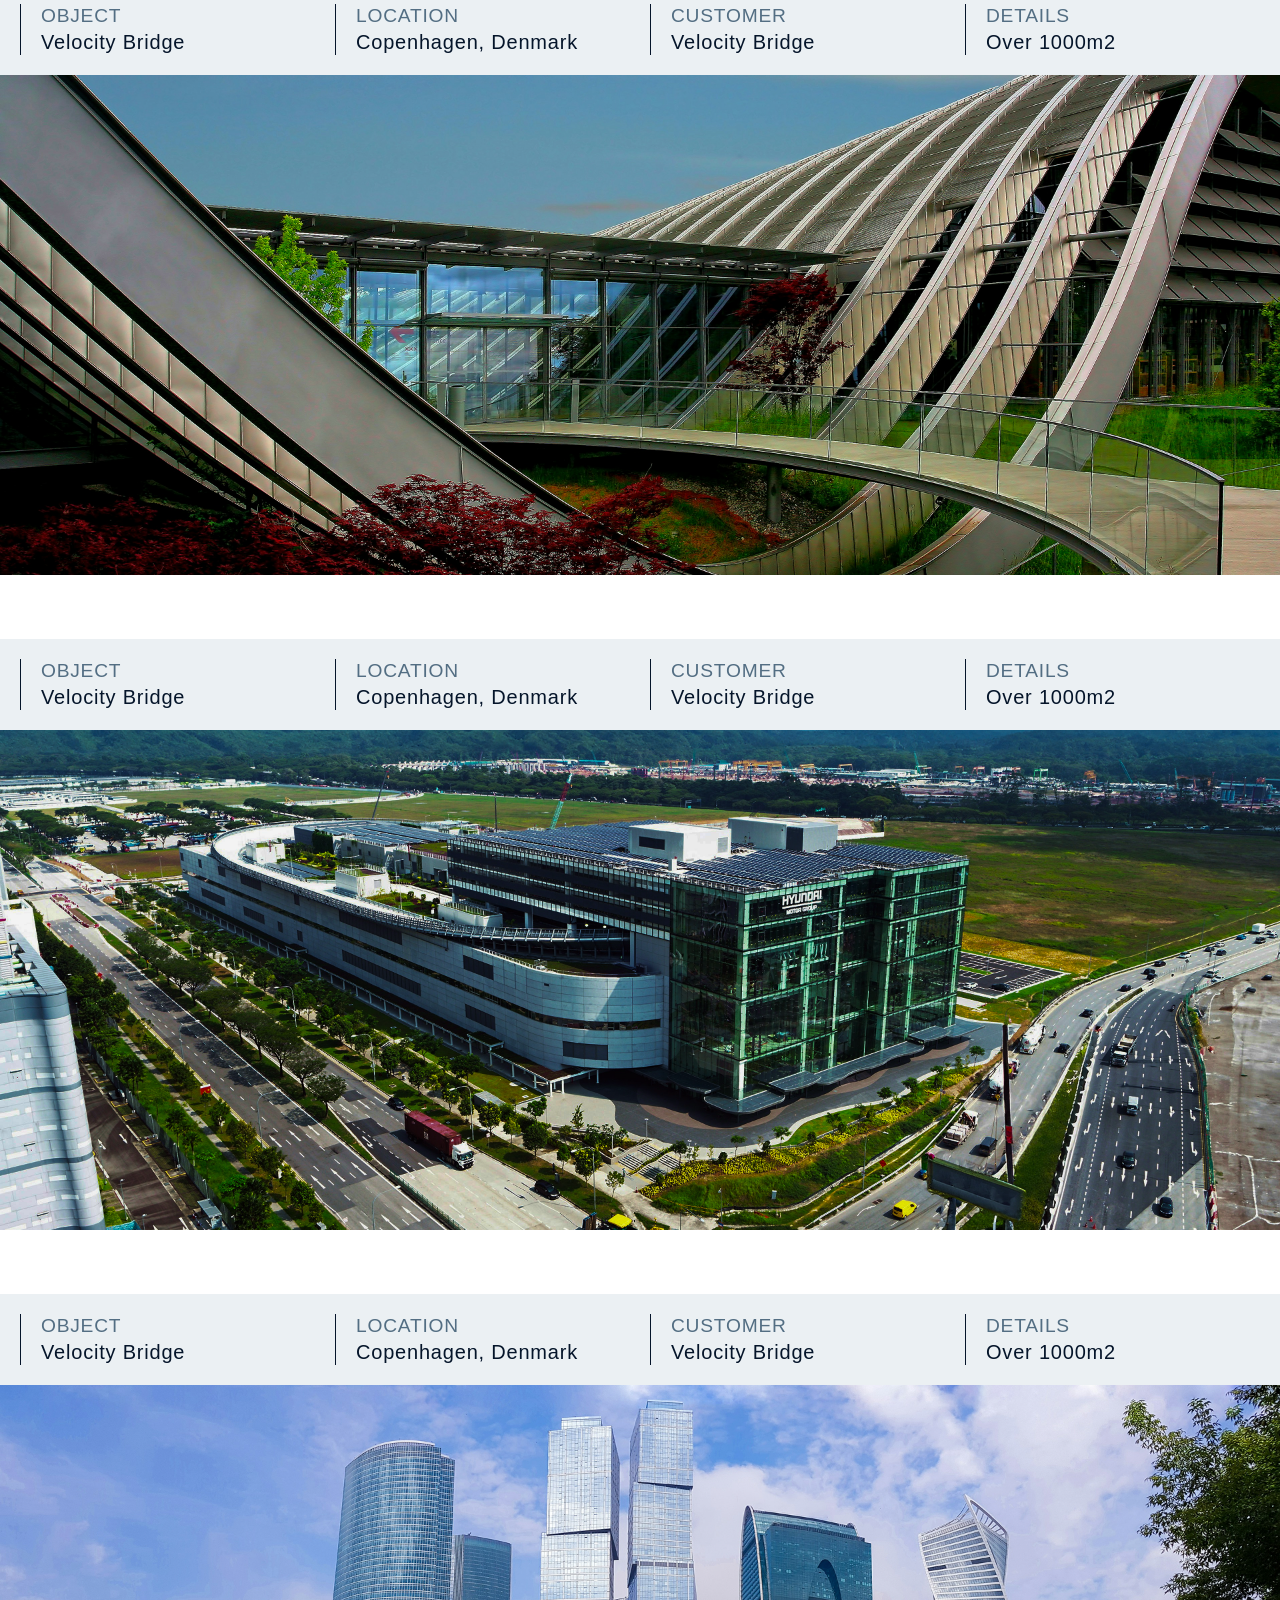
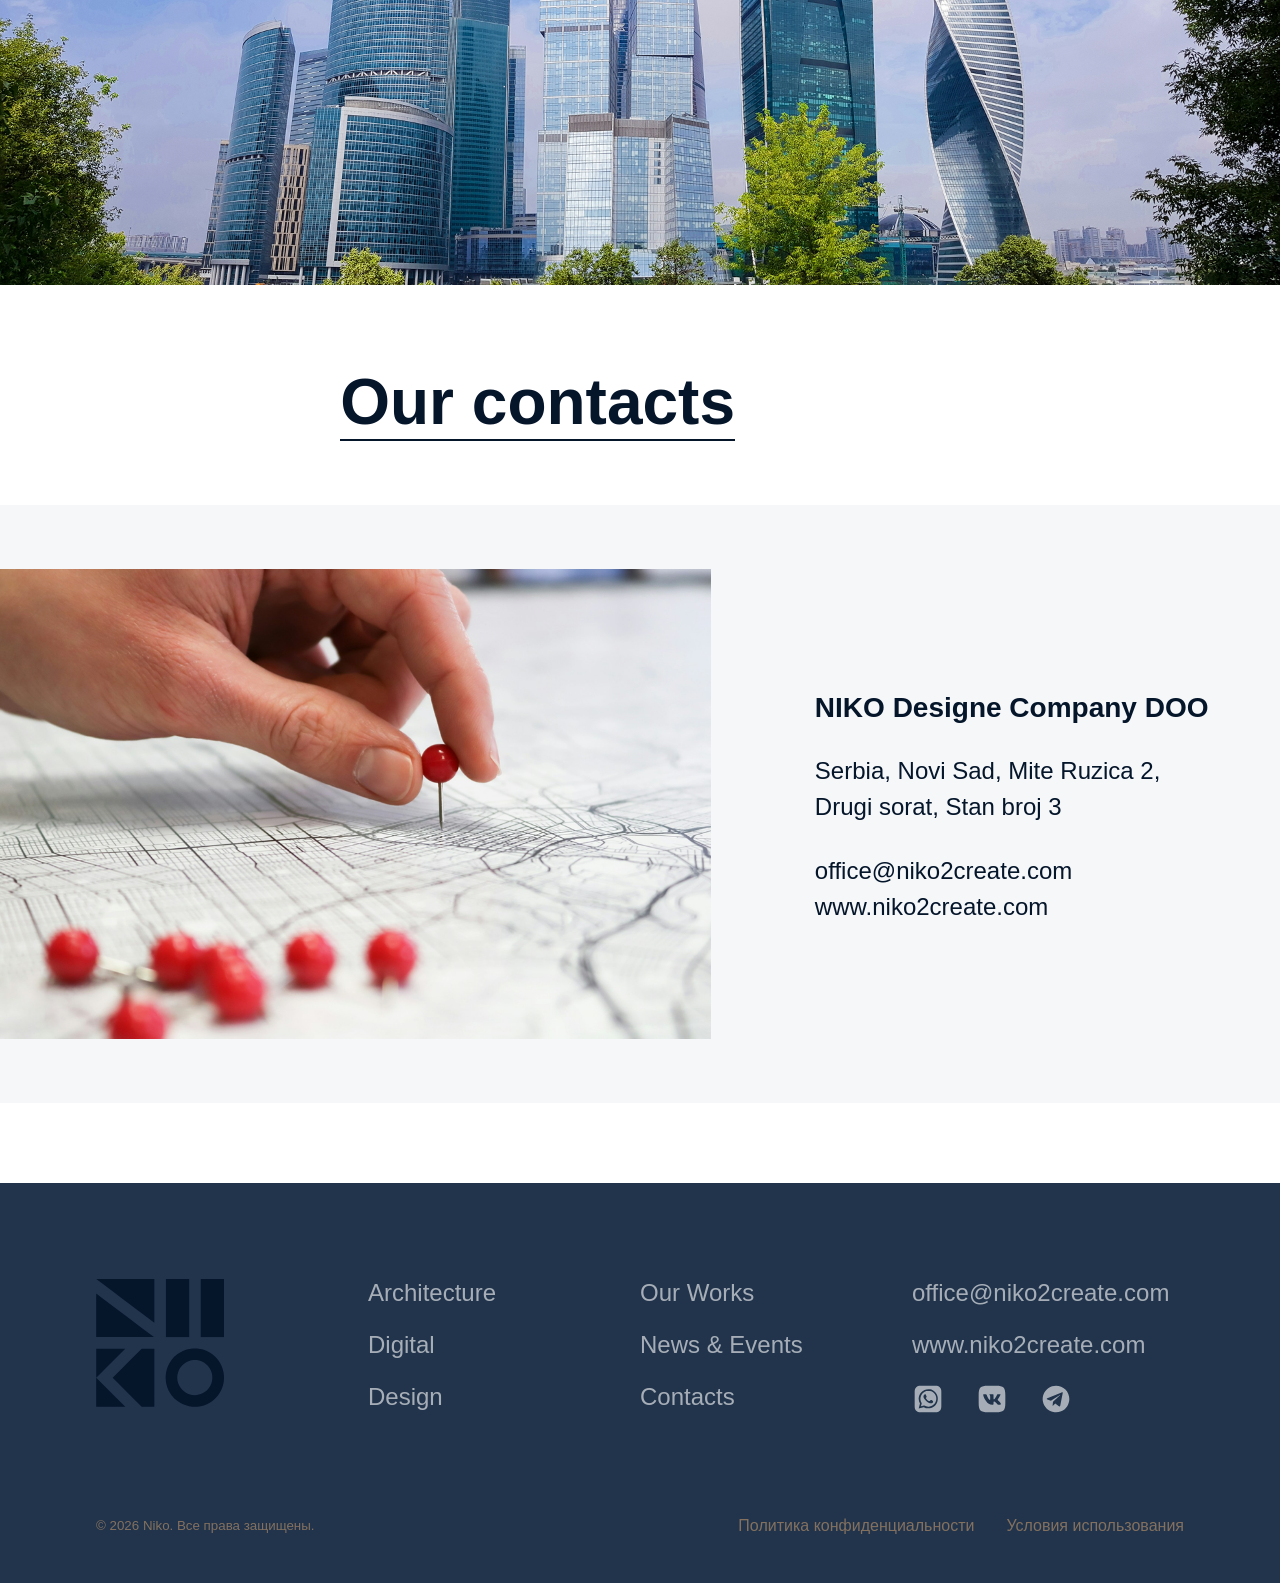
<file: digital.html>
<!DOCTYPE html>
<html lang="ru">

<head>
  <meta charset="UTF-8">
  <meta name="viewport" content="width=device-width, initial-scale=1.0">
  <title>Digital</title>
  <link href="https://fonts.cdnfonts.com/css/neue-haas-grotesk-display-pro" rel="stylesheet">
  <link rel="icon" type="image/x-icon" href="favicon.ico">
  <link rel="stylesheet" href="css/reset.css">
  <link rel="stylesheet" href="css/style.css">
  <link rel="stylesheet" href="https://cdn.jsdelivr.net/npm/swiper@11/swiper-bundle.min.css" />
</head>

<body class="inner-page">
  <header class="main-header">
    <div class="header-logo-place">

      <a href="index.html" class="static-logo">
        <svg version="1.1" id="Слой_1" xmlns="http://www.w3.org/2000/svg" xmlns:xlink="http://www.w3.org/1999/xlink"
          x="0px" y="0px" viewBox="0 0 500 500" style="enable-background:new 0 0 500 500;" xml:space="preserve">
          <g>
            <path class="st0" d="M227.8,0.1v171.2l-45.4-34.2v-0.9h-1.1C123.4,92.6,58.8,43.9,0.9,0.3V0.1H227.8z" />
            <rect x="273.2" y="0.1" class="st0" width="90.7" height="226.8" />
            <rect x="409.3" y="0.1" class="st0" width="90.7" height="226.8" />
            <polygon class="st0" points="46.3,90.9 46.3,91.3 45.7,90.9 	" />
            <polygon class="st0" points="46.3,90.9 46.3,91.3 45.7,90.9 	" />
            <polygon class="st0" points="182.4,136.2 182.4,137.1 181.3,136.2 	" />
            <path class="st0" d="M226.3,227H0.9V57.1C74.1,112.3,153.2,171.9,226.3,227z" />
            <polygon class="st0" points="114.4,272.3 33,353.7 23.6,363.1 0.9,385.8 0.9,272.3 	" />
            <polygon class="st0" points="114.4,499.2 0.9,499.2 0.9,385.8 69,453.8 91.7,476.5 	" />
            <polygon class="st0" points="227.8,272.3 227.8,499.2 178.5,499.2 137.1,457.7 133.2,453.8 87.8,408.4 65.1,385.8 87.8,363.1 
       91.7,359.2 133.1,317.7 178.5,272.3 	" />
            <path class="st0" d="M497.8,363.1c-3.3-16.7-10.2-32.1-20-45.4c-6.5-8.9-14.4-16.8-23.2-23.5c-13.2-10-28.6-17.1-45.4-20.6
       c-2.6-0.5-5.2-1-7.8-1.3c-5-0.7-10.2-1-15.4-1c-5.2,0-10.4,0.4-15.4,1c-2.3,0.3-4.5,0.7-6.8,1.1c-16.7,3.3-32.2,10.3-45.4,20
       c-9.3,6.8-17.4,15-24.2,24.2c-9.8,13.2-16.7,28.6-20,45.4c-0.4,2.2-0.8,4.4-1.1,6.7c-0.7,5.1-1.1,10.2-1.1,15.5s0.4,10.4,1.1,15.5
       c0.3,2.6,0.8,5.2,1.3,7.7c3.5,16.8,10.6,32.2,20.6,45.4c6.7,8.8,14.6,16.6,23.5,23.2c13.2,9.8,28.6,16.7,45.4,20
       c7.2,1.4,14.6,2.2,22.2,2.2c8,0,15.7-0.8,23.2-2.4c16.8-3.5,32.2-10.6,45.4-20.6c8.5-6.4,16-13.9,22.4-22.4
       c10-13.2,17.1-28.6,20.6-45.4c1.6-7.5,2.4-15.3,2.4-23.2C500,377.6,499.3,370.2,497.8,363.1z M450.6,408.4
       c-6.9,19.2-22.1,34.4-41.3,41.3c-7.2,2.6-15.1,4.1-23.2,4.1c-7.8,0-15.2-1.3-22.2-3.7c-19.7-6.7-35.3-22.2-42.4-41.7
       c-1.3-3.6-2.3-7.3-3-11.2c-0.7-3.9-1.1-7.9-1.1-12c0-4.1,0.4-8.1,1.1-12c0.6-3.5,1.5-6.8,2.6-10.1c6.9-20,22.7-35.9,42.8-42.8
       c3.3-1.1,6.7-2,10.1-2.6c3.9-0.7,7.9-1.1,12-1.1s8.1,0.4,12,1.1c3.9,0.7,7.6,1.7,11.2,3c19.5,7,35,22.7,41.7,42.4
       c2.4,7,3.7,14.4,3.7,22.2C454.6,393.4,453.2,401.2,450.6,408.4z" />
          </g>
        </svg>
      </a>
    </div>
    <nav class="main-nav">
      <ul class="menu-list">
        <a href="index.html" class="nav-link">Home</a>
        <a href="architecture.html" class="nav-link">Architecture</a>
        <a href="design.html" class="nav-link">Design</a>
        <a href="index.html#works" class="nav-link">Our Works</a>
        <a href="index.html#news" class="nav-link">News & Events</a>
        <a href="index.html#contacts" class="nav-link">Contacts</a>
      </ul>
    </nav>
    <!-- Кнопка Бургер -->
    <div class="mobile-burger" id="burger">
      <span></span>
      <span></span>
      <span></span>
    </div>
    <!-- Полноэкранное мобильное меню -->
    <div class="mobile-menu" id="mobileMenu">
      <nav class="mobile-nav">
        <a href="index.html" class="mobile-link">Home</a>
        <a href="architecture.html" class="mobile-link">Architecture</a>
        <a href="design.html" class="mobile-link">Design</a>
        <a href="index.html#works" class="mobile-link">Our Works</a>
        <a href="index.html#news" class="mobile-link">News & Events</a>
        <a href="index.html#contacts" class="mobile-link">Contacts</a>
      </nav>
    </div>
  </header>
  
  <section class="hero">
    <img class="hero__image" src="images/digital/hero-bg.png" alt="">
    <div class="hero__content">
      <h1 class="hero__title reveal">Digital <br>that shapes the future</h1>
    </div>
  </section>
  <section class="concept">
    <div class="concept__top">
      <h2 class="concept__title">Conceptual Thinking</h2>
      <div class="concept__subtitle">
        <p>We analyze, strategize, and design architectural solutions that redefine spatial experiences.</p>
      </div>
    </div>
    <div class="concept-grid">
      <div class="concept-card reveal">
        <img class="concept-card__image" src="images/architecture/concept/1.png" alt="">
        <div class="concept-card__content">
          <h3 class="concept-card__title">Analysis & Strategy</h3>
          <ul class="concept-card__list">
            <li class="concept-card__item">Site research and comprehensive context analysis</li>
            <li class="concept-card__item">Feasibility studies with KPI and TDP metrics</li>
            <li class="concept-card__item">Development of unique project identity and positioning</li>
            <li class="concept-card__item">Regulatory and zoning compliance assessment</li>
          </ul>
        </div>
      </div>
      <div class="concept-card reveal">
        <img class="concept-card__image" src="images/architecture/concept/2.png" alt="">
        <div class="concept-card__content">
          <h3 class="concept-card__title">Architectural Concept</h3>
          <ul class="concept-card__list">
            <li class="concept-card__item">Creating innovative volumetric solutions</li>
            <li class="concept-card__item">Defining unique aesthetic language</li>
            <li class="concept-card__item">Establishing functional logic and flow</li>
            <li class="concept-card__item">Spatial narrative and user experience desig</li>
          </ul>
        </div>
      </div>
      <div class="concept-card reveal">
        <img class="concept-card__image" src="images/architecture/concept/3.png" alt="">
        <div class="concept-card__content">
          <h3 class="concept-card__title">Master Planning</h3>
          <ul class="concept-card__list">
            <li class="concept-card__item">Designing integrated urban environments</li>
            <li class="concept-card__item">Landscape architecture and open spaces</li>
            <li class="concept-card__item">Seamless connection between building and urban fabric</li>
            <li class="concept-card__item">Sustainability and circulation optimization</li>
          </ul>
        </div>
      </div>
      <div class="concept-card reveal">
        <img class="concept-card__image" src="images/architecture/concept/4.png" alt="">
        <div class="concept-card__content">
          <h3 class="concept-card__title">Pre-design Research</h3>
          <ul class="concept-card__list">
            <li class="concept-card__item">Exploring meaning and cultural context</li>
            <li class="concept-card__item">Formulating architectural manifesto</li>
            <li class="concept-card__item">Historical and typological studies</li>
            <li class="concept-card__item">Material and tectonic investigations</li>
          </ul>
        </div>
      </div>
    </div>
  </section>
  <section class="meet">
    <h2 class="meet__title">Meet the Partner</h2>
    <div class="meet__content">
      <div class="meet__content-inner">

        <figure class="meet__quote-wrapper">
          
          <blockquote class="meet__quote-text">
            <p>"Architecture is the art of reconciliation between ourselves and the world. At NIKO, we don't just design
              buildings—we craft experiences that elevate the human spirit and stand the test of time."</p>
          </blockquote>
          <figcaption class="meet__quote-author">
            Alexander Ivanov <cite>Managing Partner <br> Architecture</cite>
          </figcaption>
        </figure>
      </div>
      <img class="meet__image" src="images/architecture/meet.png" alt="">
    </div>
  </section>
  <section class="selected">
    <h2 class="selected__title">Selected Works</h2>
    <div class="selected__wrapper">
      <div class="selected__card reveal">
        <ul class="selected__list">
          <li class="selected__item">
            <h3 class="selected__item-title">Object</h3>
            <div class="selected__item-subtitle">
              <p>
                Velocity Bridge
              </p>
            </div>
          </li>
          <li class="selected__item">
            <h3 class="selected__item-title">Location</h3>
            <div class="selected__item-subtitle">
              <p>
                Copenhagen, Denmark
              </p>
            </div>
          </li>
          <li class="selected__item">
            <h3 class="selected__item-title">Customer</h3>
            <div class="selected__item-subtitle">
              <p>
                Velocity Bridge
              </p>
            </div>
          </li>
          <li class="selected__item">
            <h3 class="selected__item-title">Details</h3>
            <div class="selected__item-subtitle">
              <p>
                over 1000m2
              </p>
            </div>
          </li>
        </ul>
        <img class="selected__image" src="images/architecture/selected/1.png" alt="">
      </div>
      <div class="selected__card reveal">
        <ul class="selected__list">
          <li class="selected__item">
            <h3 class="selected__item-title">Object</h3>
            <div class="selected__item-subtitle">
              <p>
                Velocity Bridge
              </p>
            </div>
          </li>
          <li class="selected__item">
            <h3 class="selected__item-title">Location</h3>
            <div class="selected__item-subtitle">
              <p>
                Copenhagen, Denmark
              </p>
            </div>
          </li>
          <li class="selected__item">
            <h3 class="selected__item-title">Customer</h3>
            <div class="selected__item-subtitle">
              <p>
                Velocity Bridge
              </p>
            </div>
          </li>
          <li class="selected__item">
            <h3 class="selected__item-title">Details</h3>
            <div class="selected__item-subtitle">
              <p>
                over 1000m2
              </p>
            </div>
          </li>
        </ul>
        <img class="selected__image" src="images/architecture/selected/2.png" alt="">
      </div>
      <div class="selected__card reveal">
        <ul class="selected__list">
          <li class="selected__item">
            <h3 class="selected__item-title">Object</h3>
            <div class="selected__item-subtitle">
              <p>
                Velocity Bridge
              </p>
            </div>
          </li>
          <li class="selected__item">
            <h3 class="selected__item-title">Location</h3>
            <div class="selected__item-subtitle">
              <p>
                Copenhagen, Denmark
              </p>
            </div>
          </li>
          <li class="selected__item">
            <h3 class="selected__item-title">Customer</h3>
            <div class="selected__item-subtitle">
              <p>
                Velocity Bridge
              </p>
            </div>
          </li>
          <li class="selected__item">
            <h3 class="selected__item-title">Details</h3>
            <div class="selected__item-subtitle">
              <p>
                over 1000m2
              </p>
            </div>
          </li>
        </ul>
        <img class="selected__image" src="images/architecture/selected/3.png" alt="">
      </div>
    </div>
  </section>
  <section class="contacts contacts-arch" id="contacts">
    <h2 class="contacts__title">Our contacts</h2>
    <div class="contacts__wrapper">
      <img class="contacts__image" src="images/contacts.png" alt="">
      <div class="contacts-content">
        <h3 class="contacts-content__title">NIKO Designe Company DOO</h3>
        <address class="contacts-content__address">Serbia, Novi Sad, Mite Ruzica 2,<br> Drugi sorat, Stan broj 3</address>
        <a class="contacts-content__email" href="mailto:office@niko2create.com">office@niko2create.com</a>
        <a class="contacts-content__link" href="www.niko2create.com">www.niko2create.com</a>
      </div>
    </div>
  </section>

  <footer class="footer">
    <div class="footer__body">
      <div class="footer__col">
        <a class="footer__logo" href="index.html">
          <svg version="1.1" id="Слой_1" xmlns="http://www.w3.org/2000/svg" xmlns:xlink="http://www.w3.org/1999/xlink"
          x="0px" y="0px" viewBox="0 0 500 500" style="enable-background:new 0 0 500 500;" xml:space="preserve">
          <g>
            <path class="st0" d="M227.8,0.1v171.2l-45.4-34.2v-0.9h-1.1C123.4,92.6,58.8,43.9,0.9,0.3V0.1H227.8z" />
            <rect x="273.2" y="0.1" class="st0" width="90.7" height="226.8" />
            <rect x="409.3" y="0.1" class="st0" width="90.7" height="226.8" />
            <polygon class="st0" points="46.3,90.9 46.3,91.3 45.7,90.9 	" />
            <polygon class="st0" points="46.3,90.9 46.3,91.3 45.7,90.9 	" />
            <polygon class="st0" points="182.4,136.2 182.4,137.1 181.3,136.2 	" />
            <path class="st0" d="M226.3,227H0.9V57.1C74.1,112.3,153.2,171.9,226.3,227z" />
            <polygon class="st0" points="114.4,272.3 33,353.7 23.6,363.1 0.9,385.8 0.9,272.3 	" />
            <polygon class="st0" points="114.4,499.2 0.9,499.2 0.9,385.8 69,453.8 91.7,476.5 	" />
            <polygon class="st0" points="227.8,272.3 227.8,499.2 178.5,499.2 137.1,457.7 133.2,453.8 87.8,408.4 65.1,385.8 87.8,363.1 
       91.7,359.2 133.1,317.7 178.5,272.3 	" />
            <path class="st0" d="M497.8,363.1c-3.3-16.7-10.2-32.1-20-45.4c-6.5-8.9-14.4-16.8-23.2-23.5c-13.2-10-28.6-17.1-45.4-20.6
       c-2.6-0.5-5.2-1-7.8-1.3c-5-0.7-10.2-1-15.4-1c-5.2,0-10.4,0.4-15.4,1c-2.3,0.3-4.5,0.7-6.8,1.1c-16.7,3.3-32.2,10.3-45.4,20
       c-9.3,6.8-17.4,15-24.2,24.2c-9.8,13.2-16.7,28.6-20,45.4c-0.4,2.2-0.8,4.4-1.1,6.7c-0.7,5.1-1.1,10.2-1.1,15.5s0.4,10.4,1.1,15.5
       c0.3,2.6,0.8,5.2,1.3,7.7c3.5,16.8,10.6,32.2,20.6,45.4c6.7,8.8,14.6,16.6,23.5,23.2c13.2,9.8,28.6,16.7,45.4,20
       c7.2,1.4,14.6,2.2,22.2,2.2c8,0,15.7-0.8,23.2-2.4c16.8-3.5,32.2-10.6,45.4-20.6c8.5-6.4,16-13.9,22.4-22.4
       c10-13.2,17.1-28.6,20.6-45.4c1.6-7.5,2.4-15.3,2.4-23.2C500,377.6,499.3,370.2,497.8,363.1z M450.6,408.4
       c-6.9,19.2-22.1,34.4-41.3,41.3c-7.2,2.6-15.1,4.1-23.2,4.1c-7.8,0-15.2-1.3-22.2-3.7c-19.7-6.7-35.3-22.2-42.4-41.7
       c-1.3-3.6-2.3-7.3-3-11.2c-0.7-3.9-1.1-7.9-1.1-12c0-4.1,0.4-8.1,1.1-12c0.6-3.5,1.5-6.8,2.6-10.1c6.9-20,22.7-35.9,42.8-42.8
       c3.3-1.1,6.7-2,10.1-2.6c3.9-0.7,7.9-1.1,12-1.1s8.1,0.4,12,1.1c3.9,0.7,7.6,1.7,11.2,3c19.5,7,35,22.7,41.7,42.4
       c2.4,7,3.7,14.4,3.7,22.2C454.6,393.4,453.2,401.2,450.6,408.4z" />
          </g>
        </svg>
        </a>
      </div>
      <div class="footer__col">
        <ul class="footer__menu-list">
          <li class="footer__menu-item"><a href="architecture.html" class="footer__menu-link">Architecture</a></li>
          <li class="footer__menu-item"><a href="digital.html" class="footer__menu-link">Digital</a></li>
          <li class="footer__menu-item"><a href="design.html" class="footer__menu-link">Design</a></li>
        </ul>
      </div>
      <div class="footer__col">
        <ul class="footer__menu-list">
          <li class="footer__menu-item"><a href="index.html#works" class="footer__menu-link">Our Works</a></li>
          <li class="footer__menu-item"><a href="index.html#news" class="footer__menu-link">News & Events</a></li>
          <li class="footer__menu-item"><a href="#contacts" class="footer__menu-link">Contacts</a></li>
        </ul>
      </div>
      <div class="footer__col">
        <ul class="footer__menu-list">
          <li class="footer__menu-item"><a href="mailto:" class="footer__menu-link">office@niko2create.com</a></li>
          <li class="footer__menu-item"><a href="www.niko2create.com" class="footer__menu-link">www.niko2create.com</a></li>
          <li class="footer__menu-item">
            <ul class="footer__soc1als-list">
              <li class="footer__soc1als-item">
                <a class="footer__soc1als-link" href="/">
                  <svg width="32" height="32" viewBox="0 0 32 32" fill="none" xmlns="http://www.w3.org/2000/svg">
                    <path d="M29.3332 8.73268C29.3182 8.15745 29.2737 7.58336 29.1998 7.01268C29.1003 6.51285 28.9344 6.02856 28.7065 5.57268C28.4682 5.07816 28.1481 4.62738 27.7598 4.23935C27.368 3.85562 26.918 3.53614 26.4265 3.29268C25.97 3.06927 25.4857 2.90785 24.9865 2.81268C24.4213 2.72801 23.8512 2.67903 23.2798 2.66602H8.73317C8.15793 2.681 7.58384 2.7255 7.01317 2.79935C6.51334 2.89891 6.02905 3.06482 5.57317 3.29268C5.07864 3.531 4.62787 3.85105 4.23984 4.23935C3.85611 4.63123 3.53663 5.08121 3.29317 5.57268C3.06976 6.02917 2.90834 6.51345 2.81317 7.01268C2.7285 7.57793 2.67952 8.14795 2.6665 8.71935C2.6665 8.97268 2.6665 9.33268 2.6665 9.43935V22.5593C2.6665 22.706 2.6665 23.026 2.6665 23.266C2.68149 23.8413 2.72599 24.4153 2.79984 24.986C2.8994 25.4859 3.06531 25.9701 3.29317 26.426C3.53149 26.9205 3.85153 27.3713 4.23984 27.7593C4.63172 28.1431 5.0817 28.4626 5.57317 28.706C6.02966 28.9294 6.51394 29.0909 7.01317 29.186C7.57842 29.2707 8.14843 29.3197 8.71984 29.3327H23.2665C23.8417 29.3177 24.4158 29.2732 24.9865 29.1993C25.4863 29.0998 25.9706 28.9339 26.4265 28.706C26.921 28.4677 27.3718 28.1477 27.7598 27.7593C28.1436 27.3675 28.4631 26.9175 28.7065 26.426C28.9299 25.9695 29.0913 25.4852 29.1865 24.986C29.2712 24.4208 29.3202 23.8508 29.3332 23.2793C29.3332 23.026 29.3332 22.706 29.3332 22.5593V9.43935C29.3332 9.33268 29.3332 8.97268 29.3332 8.73268ZM16.3065 25.3327C14.7053 25.3248 13.132 24.912 11.7332 24.1327L6.6665 25.466L7.99984 20.506C7.13999 19.0613 6.67982 17.4139 6.6665 15.7327C6.67181 13.8432 7.23611 11.9976 8.28832 10.4283C9.34053 8.85895 10.8336 7.63606 12.5795 6.91364C14.3254 6.19122 16.246 6.00158 18.0994 6.3686C19.9529 6.73562 21.6563 7.6429 22.9951 8.97615C24.3339 10.3094 25.2482 12.009 25.623 13.8609C25.9977 15.7128 25.816 17.6342 25.1009 19.3831C24.3857 21.132 23.1691 22.6301 21.6041 23.6888C20.0392 24.7476 18.1959 25.3195 16.3065 25.3327V25.3327ZM16.3065 7.82602C14.8929 7.84219 13.5089 8.23266 12.2952 8.95767C11.0816 9.68267 10.0818 10.7163 9.39757 11.9534C8.71332 13.1904 8.3691 14.5867 8.39995 16.0001C8.4308 17.4134 8.83561 18.7933 9.57317 19.9993L9.75984 20.306L8.95984 23.226L11.9998 22.3993L12.2932 22.5727C13.5059 23.287 14.8857 23.6688 16.2932 23.6793V23.6793C18.4149 23.6793 20.4497 22.8365 21.95 21.3362C23.4503 19.8359 24.2932 17.8011 24.2932 15.6793C24.2932 13.5576 23.4503 11.5228 21.95 10.0225C20.4497 8.5222 18.4149 7.67935 16.2932 7.67935L16.3065 7.82602ZM20.9732 19.186C20.7985 19.4773 20.5647 19.7287 20.2868 19.9239C20.0089 20.1191 19.6931 20.2539 19.3598 20.3193C18.8619 20.4104 18.3492 20.3783 17.8665 20.226C17.4123 20.084 16.9671 19.9148 16.5332 19.7193C14.8848 18.8922 13.4791 17.6519 12.4532 16.1193C11.8957 15.4093 11.5574 14.5521 11.4798 13.6527C11.4719 13.2791 11.5426 12.908 11.6873 12.5634C11.832 12.2189 12.0475 11.9086 12.3198 11.6527C12.4001 11.5617 12.4985 11.4886 12.6087 11.4381C12.719 11.3876 12.8386 11.3607 12.9598 11.3593H13.3332C13.4798 11.3593 13.6798 11.3593 13.8665 11.7727C14.0532 12.186 14.5465 13.426 14.6132 13.546C14.6459 13.61 14.663 13.6808 14.663 13.7527C14.663 13.8245 14.6459 13.8954 14.6132 13.9593C14.5542 14.1042 14.4733 14.2392 14.3732 14.3593C14.2532 14.506 14.1198 14.6793 14.0132 14.786C13.9065 14.8927 13.7732 15.026 13.9065 15.266C14.2693 15.8783 14.7183 16.4351 15.2398 16.9193C15.8077 17.4212 16.457 17.8225 17.1598 18.106C17.3998 18.226 17.5465 18.2127 17.6798 18.106C17.8132 17.9993 18.2798 17.4127 18.4398 17.1727C18.5998 16.9327 18.7598 16.9727 18.9732 17.0527C19.1865 17.1327 20.3732 17.706 20.6132 17.826C20.8532 17.946 20.9998 17.9993 21.0665 18.106C21.1243 18.455 21.0922 18.8129 20.9732 19.146V19.186Z" fill="white" />
                  </svg>
                </a>
              </li>
              <li class="footer__soc1als-item">
                <a class="footer__soc1als-link" href="/">
                  <svg width="32" height="32" viewBox="0 0 32 32" fill="none" xmlns="http://www.w3.org/2000/svg">
                    <path d="M20.0971 2.66602H11.9165C4.44425 2.66602 2.6665 4.44376 2.6665 11.9021V20.0827C2.6665 27.5549 4.43042 29.3327 11.9026 29.3327H20.0832C27.5554 29.3327 29.3332 27.5688 29.3332 20.0965V11.916C29.3332 4.44376 27.5693 2.66602 20.0971 2.66602ZM24.1943 21.6938H22.2498C21.5138 21.6938 21.2915 21.0965 19.9721 19.7771C18.8193 18.666 18.3332 18.5271 18.0415 18.5271C17.6388 18.5271 17.5276 18.6382 17.5276 19.1938V20.9438C17.5276 21.416 17.3748 21.6938 16.1388 21.6938C14.9393 21.6132 13.7761 21.2488 12.745 20.6306C11.7139 20.0125 10.8444 19.1582 10.2082 18.1382C8.69765 16.2581 7.64665 14.0514 7.13876 11.6938C7.13876 11.4021 7.24984 11.1382 7.80542 11.1382H9.74984C10.2498 11.1382 10.4304 11.3604 10.6248 11.8743C11.5693 14.6521 13.1804 17.0688 13.8332 17.0688C14.0832 17.0688 14.1943 16.9577 14.1943 16.3327V13.4715C14.1109 12.166 13.4165 12.0549 13.4165 11.5827C13.4256 11.4581 13.483 11.342 13.5763 11.259C13.6697 11.176 13.7917 11.1327 13.9165 11.1382H16.9721C17.3888 11.1382 17.5276 11.3465 17.5276 11.8465V15.7077C17.5276 16.1243 17.7082 16.2632 17.8332 16.2632C18.0832 16.2632 18.2776 16.1243 18.7359 15.666C19.7208 14.4649 20.5256 13.1268 21.1248 11.6938C21.186 11.5213 21.3019 11.3737 21.4549 11.2733C21.6079 11.173 21.7896 11.1255 21.9721 11.1382H23.9165C24.4998 11.1382 24.6248 11.4299 24.4998 11.8465C23.7923 13.4309 22.917 14.9349 21.8888 16.3327C21.6804 16.6521 21.5971 16.8188 21.8888 17.1938C22.0832 17.4854 22.7638 18.0549 23.2221 18.5965C23.8887 19.2615 24.4423 20.0309 24.8609 20.8743C25.0276 21.416 24.7498 21.6938 24.1943 21.6938V21.6938Z" fill="white" />
                  </svg>
                </a>
              </li>
              <li class="footer__soc1als-item">
                <a class="footer__soc1als-link" href="/">
                  <svg width="32" height="32" viewBox="0 0 32 32" fill="none" xmlns="http://www.w3.org/2000/svg">
                    <path d="M15.9925 2.66602C13.3554 2.66602 10.7776 3.448 8.58492 4.91309C6.39226 6.37817 4.68329 8.46055 3.67413 10.8969C2.66496 13.3333 2.40091 16.0141 2.91538 18.6006C3.42985 21.187 4.69973 23.5627 6.56443 25.4274C8.42913 27.2921 10.8049 28.562 13.3913 29.0765C15.9777 29.591 18.6586 29.3269 21.095 28.3177C23.5313 27.3086 25.6137 25.5996 27.0788 23.407C28.5439 21.2143 29.3259 18.6364 29.3259 15.9993C29.326 14.2484 28.9812 12.5145 28.3112 10.8967C27.6412 9.27899 26.6591 7.80908 25.4209 6.57093C24.1828 5.33279 22.7129 4.35067 21.0951 3.68066C19.4774 3.01065 17.7435 2.66587 15.9925 2.66602V2.66602ZM20.2319 22.8693C20.182 22.9937 20.106 23.1061 20.0092 23.1988C19.9123 23.2915 19.7967 23.3624 19.6702 23.4068C19.5437 23.4512 19.4091 23.468 19.2756 23.4561C19.142 23.4442 19.0126 23.404 18.8959 23.338L15.2763 20.5255L12.9532 22.6687C12.8993 22.7085 12.8363 22.7341 12.7698 22.7432C12.7034 22.7523 12.6358 22.7445 12.5732 22.7206L13.0185 18.736L13.0328 18.7473L13.0419 18.6686C13.0419 18.6686 19.5552 12.7386 19.8206 12.486C20.0892 12.234 20.0006 12.1793 20.0006 12.1793C20.0159 11.8719 19.5185 12.1793 19.5185 12.1793L10.8885 17.7313L7.29453 16.5073C7.29453 16.5073 6.74253 16.3093 6.69053 15.874C6.63587 15.442 7.31252 15.2073 7.31252 15.2073L21.6019 9.53067C21.6019 9.53067 22.7765 9.00731 22.7765 9.87402L20.2319 22.8693Z" fill="white" />
                  </svg>
                </a>
              </li>
            </ul>
          </li>
        </ul>
      </div>
      
    </div>
    <div class="footer__bottom">
      <small class="footer__copy">
        © 2026 Niko. Все права защищены.
      </small>
      <a class="footer__additional" href="#">Политика конфиденциальности</a>
      <a class="footer__additional" href="#">Условия использования</a>
    </div>
  </footer>






  <script src="https://cdn.jsdelivr.net/npm/swiper@11/swiper-bundle.min.js"
    onload="window.isSwiperReady = true; if(window.initMySite) window.initMySite();">
    </script>

  <script src="js/common.js"></script>
</body>

</html>
</file>
<file: css/style.css>
:root {
  --transition-speed: 1.2s;
  --timing-function: cubic-bezier(0.19, 1, 0.22, 1);
  /* Та самая кривая Make */
}

* {
  margin: 0;
  padding: 0;
  box-sizing: border-box;
}

body,
html {
  margin: 0;
  padding: 0;
  overflow-x: hidden;
  overflow-y: auto;
  width: 100%;
  height: auto;
  background: #ffffff;
  color: #05152a;
  font-family: 'Neue Haas Grotesk Display Pro', sans-serif;
  letter-spacing: 4%;
  scroll-behavior: smooth;
}

body.no-scroll {
  overflow: hidden; /* Запрещает скролл */
  height: 100vh;    /* Фиксирует высоту под экран */
  position: fixed;  /* Жесткая фиксация для iOS Safari */
  width: 100%;
}

body.home-page {
  background-color: #fff; /* Белый фон при загрузке */
  opacity: 0;
  transition: opacity 1s ease-in-out; /* Плавное проявление */
}

/* Класс, который мы добавим через JS */
body.is-ready {
  opacity: 1;
}

h2 {
  font-size: 64px;
  font-weight: 500;
  margin: 0;
}

/* section[id], div[id] {
  scroll-margin-top: 20px; 
} */

/* Базовый класс для всего, что должно выплывать */
.reveal {
  opacity: 0;
  transform: translateY(50px);
  transition: opacity 2s cubic-bezier(0.19, 1, 0.22, 1) 0.3s, 
              transform 2s cubic-bezier(0.19, 1, 0.22, 1) 0.3s;
  will-change: transform, opacity;
}

/* Состояние, когда элемент попал в поле зрения */
.reveal.active {
  opacity: 1;
  transform: translateY(0);
}

/* Можно добавить вариацию: появление сбоку */
.reveal-left {
  transform: translateX(-50px);
}
.reveal-left.active {
  transform: translateX(0);
}


.slider {
  position: relative;
  z-index: 10;
  height: 530vh;
}

.slide {
  width: 100%;
  height: 100vh;
  overflow: hidden;
}

#slide-1 {
  position: fixed;
  /* Фиксируем на экране */
  top: 0;
  left: 0;
  width: 100%;
  height: 100vh;
  z-index: 100;
  /* Выше всех остальных слайдов */
  pointer-events: none;
  /* Пропускаем клики, если нужно */
  will-change: transform;
}

/* Уезжает сам */
#slide-2 {
  position: fixed;
  top: 0;
  z-index: 4;
}

/* Ждет под 1-м */
#slide-3 {
  position: fixed;
  top: 0;
  z-index: 3;
  will-change: transform;
}

/* Ждет под 2-м */
#slide-4 {
  position: fixed;
  top: 0;
  z-index: 2;
}

#slide-5 {
  position: fixed;
  top: 0;
  z-index: 1;
}


.image-container {
  position: absolute;
  top: 0;
  left: 0;
  width: 100%;
  height: 100%;
  overflow: hidden;
  z-index: 0;
}

.image-container img {
  width: 100%;
  height: 100%;
  object-fit: cover;
  filter: brightness(0.8);
}

/* Контейнер, создающий глубину */
.slide-content {
  perspective: 2000px;
  width: 100vw;
  height: 100vh;
  /* Растянем на весь экран для центровки */
  display: flex;
  justify-content: center;
}

.reveal-text {
  font-size: 8vw;
  font-weight: 700;
  line-height: 1;
  letter-spacing: 4%;
  color: white;
  text-transform: initial;
  text-align: center;
  transition: none !important; /* Убираем задержки */
}

@media (max-width: 1280px) {
  .reveal-text {
    font-size: 9vw;
  }
}

@media (max-width: 768px) {
  .reveal-text {
    font-size: 12vw;
  }
}

.reveal-text a {
  position: relative;
  
  text-decoration: none;
  color: inherit;
  transition: color 0.4s ease-in-out;
}

.reveal-text a p {
  position: absolute;
  right: 0;
  bottom: 0;
  padding: 5px 10px;
  border-radius: 4px;
  display: inline-flex;
  justify-content: center;
  align-items: center;
  font-size: 16px;
  font-weight: 400;
  text-align: end;
}


/* .reveal-text a::after {
  content: "";
  position: absolute;
  left: -25%;
  bottom: 0;
  height: 2px;
  width: 0;
  background-color: #21344C;
  transition: all 0.4s ease-in-out ;
}
 */
/* .reveal-text:hover a::after{
  width: 150%;
  background-color: #21344C;
}
 */
/* .reveal-text:hover a{
  color: #21344C;
}
 */
/* Эффект при активации (когда JS добавил .active) */
.active .reveal-text {
  opacity: 1;
}

.reveal-text--5 {
  max-width: 835px;
  color: #ffffff;
  margin: auto 0;
  font-size: 5vw;
  font-weight: 500;
}

@media (max-width: 1280px) {
  .reveal-text--5 {
    font-size: 6vw;
  }
}

@media (max-width: 768px) {
  .reveal-text--5 {
    font-size: 8vw;
  }
}



/* Видео внутри должно быть фиксированным, чтобы не дергалось при скролле */
/* .video-container {
  position: absolute;
  top: 0;
  left: 0;
  width: 100%;
  height: 100%;
  overflow: hidden;
  z-index: 0;
}

video {
  width: 100%;
  height: 100%;
  object-fit: cover;
  filter: brightness(0.6);
} */




/* Фиксированный хедер поверх всего */
.main-header {
  position: fixed;
  z-index: 11000;
  top: 0;
  left: 0;
  display: flex;
  justify-content: space-between;
  align-items: center;
  padding: 48px 96px;
  width: 100%;
  background: transparent;
  transition: transform 0.3s ease-in-out, background 0.3s ease-in-out, box-shadow 0.3s ease-in-out;
}

@media (max-width: 1280px) {
  .main-header {
    padding: 48px 40px;
  }
}

@media (max-width: 1024px) {
  .main-header {
    padding: 40px 40px;
  }
}

@media (max-width: 768px) {
  .main-header {
    padding: 15px 15px;
  }
}

/* Светлая тема (активируется на проектах) */
.home-page .main-header.header-light {
  background: rgba(255, 255, 255, 1); /* Белый фон */
  box-shadow: 0.6px 1.8px rgba(0, 0, 0, .1), 0 3.2px 7.2px rgba(0, 0, 0, .13);
  color: #05152a; /* Черный текст меню */
}

.home-page .main-header .header-logo-place svg{
  transition: fill 0.3s ease-in-out;
}
/* Инверсия логотипа внутри светлого хедера */
.home-page .main-header.header-light .header-logo-place svg {
  fill: #21344C;
}

.home-page .main-header.header-light .header-logo-place svg:hover{
  fill: #c49a6c;
}

/* Цвет ссылок меню */
.home-page .main-header.header-light .nav-link {
  color: #05152a;
  transition: color 0.3s ease-in-out;
}

.home-page .main-header.header-light .nav-link:hover {
  color: #c49a6c;
}

/* Когда хедер становится светлым, бургер тоже должен чернеть */
.home-page .header-light ~ .mobile-burger span,
.home-page .header-light .mobile-burger span {
    background-color: #05152a !important;
}
/* Хедер уезжает вверх ровно на свою высоту */
.home-page .header-hidden {
  transform: translateY(-100%);
  /* Можно добавить легкую тень при уходе, если нужно */
}

/* Белое состояние (только для внутренних) */
.inner-page .main-header.header-white {
  background: rgba(255, 255, 255, 1); /* Белый фон */
  box-shadow: 0.6px 1.8px rgba(0, 0, 0, .1), 0 3.2px 7.2px rgba(0, 0, 0, .13);
  color: #05152a; /* Черный текст меню */
}

.inner-page .main-header.header-white .nav-link {
  color: #05152a;
  transition: color 0.3s ease-in-out;
}

.inner-page .main-header.header-white .nav-link:hover {
  color: #c49a6c;
}


.inner-page .main-header.header-white .header-logo-place svg {
  fill: #21344C;
}

.inner-page .main-header.header-white .header-logo-place svg:hover {
  fill: #c49a6c;
}

/* Когда хедер становится светлым, бургер тоже должен чернеть */
.inner-page .header-white ~ .mobile-burger span,
.inner-page .header-white .mobile-burger span {
    background-color: #05152a !important;
}

/* Скрытие (только для внутренних) */
.inner-page .main-header.header-hidden {
  transform: translateY(-100%);
}


.main-nav {
  display: block;
  gap: 50px;
  width: 100%;
  box-sizing: border-box;
  transition: all 0.3s ease-in-out;
}


.menu-list {
  position: relative;
  display: flex;
  justify-content: end;
  align-items: center;
  gap: max(15px, (100vw - 768px) / 28.8);
  list-style: none;
  margin: 0;
  padding: 0;
  width: 100%;
}

.nav-link {
  margin: 0;
}

.menu-list a {
  margin: 0;
  pointer-events: auto;
  color: #ffffff;
  text-decoration: none;
  font-size: 24px;
  font-weight: 500;
  letter-spacing: 4%;
  text-transform: initial;
  /* У каждого пункта будет свой transform, управляемый JS */
  will-change: transform;
  transition: color 0.3s ease-in-out;
}

@media (max-width: 1280px) {
  .menu-list a {
    font-size: 20px;
  }
}

@media (max-width: 1024px) {
  .menu-list a {
    font-size: 16px;
  }
}

.menu-list a:hover {
  color: #05152a;
}

/* Кнопка Бургер */
.mobile-burger {
  display: none;
  /* Скрыт на десктопе */
  position: fixed;
  top: 25px;
  right: 15px;
  width: 48px;
  height: 30px;
  flex-direction: column;
  justify-content: space-between;
  align-items: flex-end;
  cursor: pointer;
  z-index: 120000;
}

.mobile-burger span:nth-child(1) {
  width: 100%;
  height: 2px;
  background: white;
  transition: all 0.3s ease;
}

.mobile-burger span:nth-child(2) {
  width: 100%;
  height: 2px;
  background: white;
  transition: all 0.3s ease;
}

.mobile-burger span:nth-child(3) {
  width: 100%;
  height: 2px;
  background: white;
  transition: all 0.3s ease;
}

/* Оверлей меню */
.mobile-menu {
  position: fixed;
  top: 0;
  left: 0;
  width: 100%;
  height: 100%;
  background: #21344C;
  z-index: 11000;
  display: flex;
  justify-content: center;
  align-items: center;
  transform: translateY(-100%);
  visibility: hidden; 
  pointer-events: none; 
  /* Изначально спрятано вверху */
  transition: transform 0.6s cubic-bezier(0.19, 1, 0.22, 1);
}

.mobile-nav {
  display: flex;
  flex-direction: column;
  gap: 40px;
  text-align: center;
}

.mobile-link {
  color: #c49a6c;
  text-decoration: none;
  font-size: 5vw;
  text-transform: uppercase;
  letter-spacing: 4%;
  opacity: 0;
  transform: translateY(20px);
  transition: all 0.4s ease;
}

/* СОСТОЯНИЕ: ОТКРЫТО */
.menu-open .mobile-menu {
  transform: translateY(0);
  visibility: visible;
  pointer-events: auto;
}

.menu-open .mobile-link {
  opacity: 1;
  transform: translateY(0);
  transition-delay: 0.3s;
  /* Задержка появления текста */
}

/* Анимация иконки в крестик */
.menu-open #burger span:nth-child(1) {
  transform: translateY(14px) rotate(45deg);
  background: #c49a6c;
}

.menu-open #burger span:nth-child(2) {
  opacity: 0;
}

.menu-open #burger span:nth-child(3) {
  transform: translateY(-14px) rotate(-45deg);
  background: #c49a6c;
}

/* Адаптив: Показываем бургер только на узких экранах */
@media (max-width: 768px) {
  .mobile-burger {
    display: flex;
  }
  /* Прячем десктопное меню */
  .main-nav {
    display: none;
  }
}


.header-logo-place {
  width: 68px;
  height: 68px;
}

@media (max-width: 768px) {
  .header-logo-place {
    width: 48px;
    height: 48px;
  }
}

.header-logo-place svg {
  width: 68px;
  height: 68px;
  fill: #ffffff;
  transition: fill 0.3s ease-in-out;
}

@media (max-width: 768px) {
  .header-logo-place svg {
    width: 48px;
    height: 48px;
  }
}

.header-logo-place svg:hover {
  fill: #05152a;
}

.home-page .header-logo-place {
  display: none;
}

@media (max-width: 768px) {
  .home-page .header-logo-place {
    display: block;
  }
}



.cube-viewport {
  position: fixed;
  z-index: 12000;
  top: 50%;
  left: 50%;
  height: 30vmin;
  width: 30vmin;
  transform: translate(-50%, -50%);
  /* transition: transform 0.6s ease-in-out, filter 0.6s ease; */
  opacity: 0;
  transition: opacity 1.2 ease ;
  
  /* Плавное проявление без рывков */
  pointer-events: none;
}

@media (max-width: 768px) {
  .home-page .cube-viewport {
    display: none;
  }
} 

#hero-cube {
  position: absolute;
  top: 0;
  left: 0;
  z-index: 999999;
  width: 100%;
  height: 30vmin;
  opacity: 0;
  transition: transform 0.8s ease-in, opacity 1.2s ease-in-out ;
  transform-style: preserve-3d;
  will-change: transform;
}

.show-cube #hero-cube {
  opacity: 1;
}

.show-cube .cube-viewport {
  opacity: 1 !important;
  pointer-events: auto;
}

/* Собранный логотип исчезает чуть позже, чтобы подмена была бесшовной */
.show-cube .logo-box {
  opacity: 0 !important;
  transition: opacity 2s ease 1s;
  /* Исчезает, когда куб уже проявился */
  pointer-events: none;
}

@media (max-width: 768px) {
  .show-cube .logo-box {
    opacity: 1 !important;
  }
}

.side {
  position: absolute;
  inset: 0;
  display: flex;
  align-items: center;
  justify-content: center;
  backface-visibility: hidden;
  -webkit-backface-visibility: hidden;
  transition: opacity 0.5s ease;
}

 .active-side {
  transition: all 1.8s  cubic-bezier(0.5, 1, 0.22, 1);
}
 
.side-image svg {
  width: 30vmin;
  fill: white;
  transition: fill 0.3s ease-in-out;
}

.side-title {
  font-size: 30vmin;
  font-weight: 700;
  line-height: 100%;
  backface-visibility: hidden !important;
  -webkit-backface-visibility: hidden !important;
}

.cube-dark .side-image svg {
  fill: #05152a;
}

/* Раскладка граней по кругу */
.front {
  transform: rotateX(0deg) translateZ(15vmin);
}

.bottom {
  transform: rotateX(-90deg) translateZ(15vmin);
}

.back {
  transform: rotateX(-180deg) translateZ(15vmin);
}

.top {
  transform: rotateX(-270deg) translateZ(15vmin);
}

.front,
.back {
  height: 100%;
  margin: 0;
}

.bottom,
.top {
  color: transparent !important;
  text-transform: uppercase;
  margin: 0;
  display: flex;
  align-items: center;
  white-space: nowrap;
  -webkit-text-stroke: 6px rgba(255, 255, 255, 0.8);
  letter-spacing: 12px;
  transition: all 0.8s ease;
}

.cube-dark .bottom,
.cube-dark .top {
  -webkit-text-stroke: 3px #05152a;
}

.logo-box {
  position: fixed;
  top: calc(50% - 15.35vmin);
  left: calc(50% - 14.8vmin);
  width: 30vmin;
  height: 30vmin;
  transform-style: preserve-3d;
  perspective: 2000px;
  transform-style: preserve-3d;
}

.logo-parti {
  position: absolute;
  /* 2.5 секунды — это даст время рассмотреть полет */
  transition: transform 3s cubic-bezier(0.19, 1, 0.22, 1),
    opacity 1s ease-out;
  /* Обязательно для 3D разлета */
  will-change: transform, opacity;
  opacity: 0;
}

.logo-box.is-assembled .logo-parti {
  opacity: 1;
  transform: translate3d(0, 0, 0) rotate(0deg) scale(1) !important;
}

.logo-parti--1 {
  width: 13.5vmin;
  top: 0%;
  left: 0.5%;
}

.logo-parti--2 {
  width: 13.5vmin;
  bottom: 54.8%;
  left: 0;
}

.logo-parti--3 {
  width: 5.445vmin;
  top: 0%;
  left: 54.8%;
}

.logo-parti--4 {
  width: 5.445vmin;
  top: 0%;
  right: 0;
  ;
}

.logo-parti--5 {
  width: 6.825vmin;
  top: 54.7%;
  left: 0;
}

.logo-parti--6 {
  width: 6.825vmin;
  bottom: 0;
  left: 0;
}

.logo-parti--7 {
  height: 13.5vmin;
  bottom: 0.3%;
  right: 54.6%;
}

.logo-parti--8 {
  width: 13.5vmin;
  bottom: 0.4%;
  right: 0.4%;
}


.content-wrapper {
  position: relative;
  z-index: 100000;
  background: #ffffff;
  will-change: transform;
}

.projects-section {
  padding: 100px 50px 50px 240px;
  display: flex;
  flex-direction: column;
  background: #ffffff;
}

@media (max-width: 1280px) {
  .projects-section {
    padding: 80px 40px 40px;
  }
}

@media (max-width: 768px) {
  .projects-section {
    padding: 60px 15px 30px;
  }
}

.projects-title {
  margin-bottom: 14px;
  color: #05152a;
  font-weight: 500;
}

@media (max-width: 1280px) {
  .projects-title {
    margin-bottom: 2px;
    font-size: 6vw;
  }
}

@media (max-width: 768px) {
  .projects-title {
    font-size: 8vw;
    
  }
}

.filter-simple {
  display: flex;
  justify-content: start;
  gap: 10px;
  padding: 20px 0px;
  
  border-bottom: 1px solid rgba(255, 255, 255, 0.1);
}

@media (max-width: 1280px) {
  .filter-simple {
    padding: 10px 0px;
  }
}

.filter-btn {
  background: none;
  border-radius: 8px;
  border: 1px solid #21344C;
  color: #21344C;
  padding: 12px 20px;
  cursor: pointer;
  transition: all 0.3s ease-in-out;
}

@media (max-width: 768px) {
  .filter-btn  {
    padding: 6px 10px;
    border-radius: 4px;
  }
}

.filter-btn:hover {
  background: #21344C;
  color: #ffffff;
}

.filter-btn.active {
  background: #21344C;
  color: #ffffff;
}

.projects-container {
  position: relative;
  width: calc(100% + 50px);
  padding: 40px 0; 
  overflow: hidden; 
  cursor: grab;
  opacity: 0;
  transform: translateY(20px);
  transition: opacity 0.6s cubic-bezier(0.25, 0.46, 0.45, 0.94), 
              transform 0.6s cubic-bezier(0.25, 0.46, 0.45, 0.94);
}

.projects-container.swiper-ready {
  opacity: 1;
  transform: translateY(0);
}

.projects-container:active {
  cursor: grabbing;
}

.projects-container .swiper-slide {
  width: auto; 
  height: auto;
  display: flex;
  flex-direction: column;
  transition: transform 0.3s ease;
}

.projects-pagination {
  left: 0 !important;
  width: 100% !important;
  transform: translateX(0%) !important;
  display: flex;
  gap: 1vw;
  margin-bottom: 16px;
}

.projects-pagination .swiper-pagination-bullet {
  position: relative;   /* Обязательно для позиционирования псевдоэлемента */
  cursor: pointer;
  transition: all 0.3s ease;
  height: 2px;
  width: 100%;
  
  border-radius: 0;
  background-color: #05152a;
}

.projects-pagination .swiper-pagination-bullet::before {
  content: "";
  position: absolute;
  top: 50%;
  left: 50%;
  transform: translate(-50%, -50%);
  width: 100%;          /* Ширина как у линии */
  height: 30px;         /* Увеличиваем зону клика до 30px высоты */
  background: transparent; /* Делаем её невидимой */
}


.projects-nav {
  display: flex;
  justify-content: flex-end;
  gap: 20px;
  margin-right: 4px;
  margin-bottom: 24px;
}

.custom-prev, .custom-next {
  position: relative;
  display: flex;
  align-items: center;
  justify-content: center;
  width: 100px;
  height: 20px;
  cursor: pointer;
  transition: opacity 0.3s;
}

/* Рисуем тонкую стрелку через псевдоэлементы */
.custom-prev::before, .custom-next::before {
  content: '';
  position: absolute;
  top: 50%;
  width: 100px;
  height: 2px; /* Толщина линии */
  background: #05152a;
}

/* Ушки стрелок */
.custom-prev::after, .custom-next::after {
  content: '';
  position: absolute;
  top: calc(50% - 4px);
  width: 10px;
  height: 10px;
  border-top: 2px solid #05152a;
  border-left: 2px solid #05152a;
}

.custom-prev::after { left: 0; transform: rotate(-45deg); }
.custom-prev::before { left: 0; }

.custom-next::after { right: 0; transform: rotate(135deg); }
.custom-next::before { right: 0; }

/* Состояние Disabled (когда листать некуда) */
.swiper-button-disabled {
  opacity: 0.2;
  cursor: default;
}



.project-item img {
  width: 100%;
  height: 65vh;
  object-fit: cover;
  display: block;
}

/* Скрытое состояние карточки */
.project-item.hide {
  opacity: 0;
  transform: translateY(50px);
  max-width: 0;
  max-height: 0;
  margin: 0;
  padding: 0;
  pointer-events: none;
  visibility: hidden;
}

.project-info h3 {
  margin: 24px 0 4px 0;
}

.project-info p {
  margin: 0;
}

.news-section {
  padding: 80px 0 80px 240px;
  display: flex;
  flex-direction: column;
}

@media (max-width: 1280px) {
  .news-section {
    padding: 40px 0 40px 40px;
  }
}

@media (max-width: 768px) {
  .news-section {
    padding: 30px 0 30px 15px;
  }
}

.news-title {
  font-weight: 500;
  margin-bottom: 96px;
}

@media (max-width: 1280px) {
  .news-title  {
    margin-bottom: 64px;
    font-size: 6vw;
  }
}

@media (max-width: 768px) {
  .news-title  {
    margin-bottom: 32px;
    font-size: 8vw;
  }
}

.news-container {
  width: 100%;
  display: block; 
  overflow: hidden;
  position: relative;
  cursor: grab;
}

.news-pagination {
  left: 0 !important;
  width: 100% !important;
  transform: translateX(0%) !important;
  display: flex;
  gap: 1vw;
  margin-bottom: 16px;
}

.news-pagination .swiper-pagination-bullet {
  position: relative;   /* Обязательно для позиционирования псевдоэлемента */
  cursor: pointer;
  transition: all 0.3s ease;
  height: 2px;
  width: 100%;
  
  border-radius: 0;
  background-color: #05152a;
}

.news-pagination .swiper-pagination-bullet::before {
  content: "";
  position: absolute;
  top: 50%;
  left: 50%;
  transform: translate(-50%, -50%);
  width: 100%;          /* Ширина как у линии */
  height: 30px;         /* Увеличиваем зону клика до 30px высоты */
  background: transparent; /* Делаем её невидимой */
}

.news-container .swiper-slide {
  
  width: auto;
  height: auto;
  scroll-snap-type: none !important; 
    overscroll-behavior-x: none; 
}

.news-link {
  display: block;
  position: relative;
  z-index: 1;
  width: 100%;
  height: calc(100% - 10px);
  text-decoration: none;
  color: inherit;
  transition: all 0.3s ease-in-out;
   /* Запрещаем браузерный Drag-эффект для ссылок */
  -webkit-user-drag: none; 
  user-select: none;
  isolation: isolate;
  overflow: hidden;
  
}

.news-image {
  display: block;
  width: 100%;
  height: auto;
  margin: 0;
  object-fit: cover;
  pointer-events: none; 
  -webkit-user-drag: none;
  transition: all 0.3s ease-in-out;
}

.news-content {
  padding-block: 24px;
  display: flex;
  flex-direction: column;
}

@media (max-width: 1280px) {
  .news-content{
    padding: 0;
    padding-block: 24px;
  }
}

.news-content .cats {
  margin-bottom: 16px;
  width: 100%;
  display: flex;
  justify-content: flex-start;
  align-items: center;
  font-style: normal;
  font-weight: 500;
  font-size: 16px;
  line-height: 1.3;
  color: #536e83;
}

.news-content .cats-sep {
  display: block;
  width: 2px;
  height: 24px;
  background-color: #536e83;
  margin-inline: 24px;
}

.news-subtitle {
  margin-bottom: 16px;
  font-weight: 600;
  font-size: 24px;
  line-height: 1.3;
  text-transform: uppercase;
  color: #05152a;
}

@media (max-width: 768px) {
  .news-subtitle {
    font-size: 20px;
    
  }
}

.news-content p {
  font-weight: 500;
  font-size: 24px;
  line-height: 1.5;
  color: #05152a;
}

@media (max-width: 768px) {
  .news-content p {
    font-size: 16px;
    line-height: 1.5;
    margin-bottom: 8px;
  }
}

.news-content .readmore {
  height: 36px;
  padding: 10px 10px 8px;
  display: inline-block;
  align-self: flex-end;
  font-weight: 500;
  font-size: 16px;
  line-height: 0.9;
  text-transform: capitalize;
  color: #05152a;
  border: 1px solid  #05152a;
  border-radius: 8px;
  background: transparent;
  transition: all 0.3s ease-in-out;
}

@media (hover: hover) {
  .news-link:hover .news-content .readmore {
    height: 36px;
    color: #ffffff;
    background-color: #21344C;
    border: 1px solid #21344C;
  }

  .news-link:hover .news-image {
    transform: scale(1.01) translate(2px, 2px);
  }
  
  .news-link:hover {
    /* box-shadow: 0.6px 1.8px rgba(0, 0, 0, .1), 0 3.2px 7.2px rgba(0, 0, 0, .13); */
  }
}



.contacts {
  padding: 80px 0 160px 0;
}

@media (max-width: 1280px) {
  .contacts {
    padding: 40px 0 80px 0;
    
  }
}

.contacts__title {
  padding-left: max(96px, (100vw - 1280px) / 2.66);
  font-size: clamp(32px, 6vw, 64px);
  margin-bottom: 96px;
}

@media (max-width: 1280px) {
  .contacts__title {
    padding-left: 10vw;
    margin-bottom: 64px;
  }
}

@media (max-width: 768px) {
  .contacts__title {
    padding-left: 15px;
    margin-bottom: 32px;
  }
}

.contacts-arch .contacts__title {
  display: inline-block;
  padding: 0;
  margin-left: max(15px, (100vw - 375px) / 2.66);
  font-weight: 600;
  border-bottom: 2px solid #05152a;
}

.contacts__wrapper {
  padding-block: 64px;
  display: grid;
  grid-template-columns: 5.7fr 4.3fr;
  gap: 32px;
  background: #f5f7f9;
}

@media (max-width: 768px) {
  .contacts__wrapper {
    grid-template-columns: repeat(1, 1fr);
  }
}

.contacts-content {
  display: flex;
  flex-direction: column;
  justify-content: center;
  align-items: flex-start;
  justify-self: center;
  max-width: 546px;
  font-size: clamp(20px, 2vw, 24px);
  gap: 8px;
}
@media (max-width: 1024px) {
  .contacts-content {
    justify-self: flex-start;
    padding-inline: 32px;
  }
}

@media (max-width: 768px) {
  .contacts-content {
    padding-inline: 15px;
  }
}

.contacts-content__title {
  margin-bottom: 16px;
  font-weight: 600;
  font-size: clamp(28px, 2vw, 32px);
  line-height: 1.5;
}

@media (max-width: 1024px) {
  .contacts-content__title {
    font-size: clamp(24px, 2vw, 28px);
  }
  
}

.contacts-content__address {
  margin-bottom: 24px;
  font-style: normal;
  line-height: 1.5;
}

.contacts-content__email,
.contacts-content__link {
  transition: all 0.3s ease-in-out;
}

.contacts-content__email:hover,
.contacts-content__link:hover {
  color: #c49a6c;
} 


.footer {
  background: #21344C;
  padding: 96px 96px 48px;
}

@media (max-width: 1024px) {
  .footer {
    padding: 64px 40px 24px;
  }
}

.footer__body {
  display: grid;
  grid-template-columns: repeat(4, 1fr);
  color: rgba(255, 255, 255, 0.6);
  font-size: 24px;
}

@media (max-width: 1024px) {
  .footer__body {
    font-size: 20px;
  }
}

@media (max-width: 768px) {
  .footer__body {
    grid-template-columns: repeat(1, 1fr);
    row-gap: 32px;
    font-size: 20px;
  }
}

.footer__logo svg {
  width: 128px;
  height: 128px;
  fill: #05152a;
  transition: all 0.5s ease-in-out;
}

.footer__logo svg:hover {
  fill: #c49a6c;
}

@media (max-width: 768px) {
  .footer__col {
    display: flex;
    flex-direction: column;
    align-items: center;
  }
}

.footer__menu-list {
  display: flex;
  flex-direction: column;
  gap: 24px;
}

@media (max-width: 768px) {
  .footer__menu-list {
    align-items: center;
  }
}

.footer__soc1als-list {
  display: flex;
  gap: 32px;
}

.footer__menu-link {
  transition: all 0.3s ease-in-out;
}

.footer__menu-link:hover {
  color: #c49a6c;
}

.footer__soc1als-link svg {
  path {
    fill: rgba(255, 255, 255, 0.6);
    transition: all 0.3s ease-in-out;
  }
}

.footer__soc1als-link svg:hover {
  path {
    fill: #c49a6c;
  }
}

.footer__bottom {
  margin-top: 96px;
  display: flex;
  align-items: center;
  gap: 32px;
  color: rgba(196, 154, 108, 0.6);
}



@media (max-width: 768px) {
  .footer__bottom {
    margin-top: 48px;
    flex-direction: column;
    gap: 24px;
  }
}


.footer__copy {
  margin-right: auto;
}

@media (max-width: 768px) {
  .footer__copy {
    order: 2;
    margin: 0;
    margin-top: 24px;
  }
}

.footer__additional {
  transition: all 0.3s ease-in-out;
}


.footer__additional:hover {
  color: rgba(255, 255, 255, 0.6);
}
/*--------------------- Страница  ARCHITECTURE----------------------*/

.hero__image {
  position: relative;
  width: 100%;
  height: 100vh;
  object-fit: cover;
}

.hero__content {
  position: absolute;
  top: 40%;
  left: 0;
  padding-inline: max(15px, (100vw - 375px) / 6.4375);
  color: #ffffff;
}

@media (max-width: 1023px) {
  .hero__content {
    top: 63%;
  }
}

.hero__title {
  margin-bottom: clamp(0px, 4vw, 36px);
  font-size: clamp(48px, 7vw, 96px);
  font-weight: 600;
  line-height: 1;
  letter-spacing: 2%;
}

.hero__subtitle {
  max-width: 954px;
  font-size: clamp(20px, 3vw, 40px);
  line-height: 1.3;
}

@media (max-width: 500px) {
  .hero__subtitle {
    display: none;
  }
}


@media (max-height: 550px) and (orientation: landscape) {
  .hero__content {
    top: 40%; /* Прижимаем выше, чтобы не вылетало снизу */
    
  }

  .hero__title {
    font-size: clamp(40px, 5vh, 40px);
    margin-bottom: clamp(0px, 4vh, 36px); 
  }

  .hero__subtitle {
    font-size: clamp(20px, 5vh, 40px); 
  }
}



.concept {
  padding: 160px 0 80px;
  
}

@media (max-width: 1280px) {
  .concept {
    padding: 80px 0 40px;
  }
}

@media (max-width: 768px) {
  .concept {
    padding: 60px 0 30px;
  }
}

.concept__top {
  padding-inline: max(15px, (100vw - 375px) / 6.4375);
  margin-bottom: max(32px, (100vw - 375px) / 48.28);
}



.concept__title {
  display: inline-block;
  margin-bottom: 40px;
  font-size: clamp(32px, 6vw, 64px);
  font-weight: 600;
  line-height: 1.6;
  letter-spacing: 4%;
  border-bottom: 2px solid #05152a;
}

@media (max-width: 1280px) {
  .concept__title {
    margin-bottom: 64px;
  }
}

@media (max-width: 768px) {
  .concept__title {
    margin-bottom: 32px;
  }
}

.concept__subtitle {
  max-width: 850px;
  font-weight: 500;
  font-size: clamp(24px, 3vw, 32px);
  line-height: 1.3;
  color: #536e83;
}

.concept-grid {
  display: grid;
  grid-template-columns: repeat(2, 1fr);
  gap: 32px;
}

@media (max-width: 1280px) {
  .concept-grid {
    gap: 16px;
  }
}

@media (max-width: 1024px) {
  .concept-grid {
    grid-template-columns: repeat(1, 1fr);
  }
}

@media (max-width: 768px) {
  .concept-grid {
    gap: 8px;
  }
}

.concept-card {
  position: relative;
  overflow: hidden; /* Скрывает вылетающий список */
  background: #000;
  
  min-height: 400px;
}


.concept-card__image {
  width: 100%;
  height: 100%;
  object-fit: cover;
  transition: transform 0.6s ease, opacity 0.6s ease;
  opacity: 0.7; /* Затемняем фото для читаемости текста */
}

.concept-card__content {
  position: absolute;
  bottom: 0;
  left: 0;
  display: flex;
  flex-direction: column;
  align-items: center;
  width: 100%;
  padding: 100px 20px;
  padding-bottom: max(20px, (100vw - 1024px) / 9);
  background: linear-gradient(to top, rgba(0,0,0,0.6), transparent);
  transform: translateY(calc(100% - 200px)); /* 60px — это примерная высота заголовка */
  transition: transform 1s cubic-bezier(0.19, 1, 0.22, 1); 
}

@media (max-width: 1280px) {
  .concept-card__content {
    padding-bottom: 100px;
    aspect-ratio: 4 / 3; 
    transform: translateY(60%);
  }
}

@media (max-width: 768px) {
  .concept-card__content {
    background: linear-gradient(to top, rgba(0,0,0,1), transparent);
    transform: translateY(60%);
  }
}

.concept-card__title {
  color: #fff;
  margin-bottom: 48px;
  font-weight: 500;
  font-size: clamp(32px, 3vw, 48px);
  line-height: 1;
}

@media (max-width: 1024px) {
  .concept-card__title {
    font-size: 48px;
  }
}

@media (max-width: 768px) {
  .concept-card__title {
    font-size: clamp(32px, 6vw, 48px);
  }
}

.concept-card__list {
  list-style: disc;
  
  padding: 0;
  opacity: 0;
  transition: opacity 0.4s ease;
}

@media (max-width: 1280px) {
  .concept-card__list {
    opacity: 0;
    
  }
}

@media (max-width: 678px) {
  .concept-card__list {
    width: 80vw; 
  }
}



  

.concept-card__item {
  color: rgba(255,255,255,0.7);
  font-size: clamp(16px, 1vw, 24px);
  margin-bottom: 10px;
  line-height: 1.4;
}

@media (max-width: 1024px) {
  .concept-card__item {
    font-size: 24px;
  }
}

@media (max-width: 1024px) {
  .concept-card__item {
    font-size: clamp(16px, 3vw, 24px);
  }
}

 
  /* ЭФФЕКТ ПРИ НАВЕДЕНИИ */
.concept-card:hover .concept-card__content {
  transform: translateY(0); /* Поднимаем всё наверх */
}

.concept-card:hover .concept-card__list {
  opacity: 1; /* Проявляем список */
}

.concept-card:hover .concept-card__image {
  transform: scale(1.02); /* Легкий зум фото */
  opacity: 0.4;         /* Еще больше затемняем фото */
}





.meet {
  padding: 80px 0;
}

@media (max-width: 1280px) {
  .meet {
    padding: 40px 0;
  }
}

.meet__title {
  display: inline-block;
  margin-left: max(15px, (100vw - 375px) / 6.437);
  margin-bottom: 96px;
  font-size: clamp(32px, 6vw, 64px);
  font-weight: 600;
  line-height: 1.3;
  letter-spacing: 4%;
  border-bottom: 2px solid #05152a;
}

@media (max-width: 1280px) {
  .meet__title {
    margin-bottom: 64px;
  }
}

@media (max-width: 768px) {
  .meet__title {
    margin-bottom: 32px;
  }
}

.meet__content {
  padding-inline: 96px;
  display: grid;
  grid-template-columns: repeat(2, 1fr);
  gap: 32px;
  background: rgba(156, 178, 192, 0.1);
}

@media (max-width: 1024px) {
  .meet__content {
    padding-inline: max(15px, (100vw - 375px) / 9.42);
    padding-bottom: 20px;
    display: flex;
    flex-direction: column;
  }
}

.meet__content-inner {
  padding-top: max(40px, (100vw - 1280px) / 5.76);
  width: 100%;
  height: auto;
}

.meet__content-title {
  font-weight: 500;
  font-size: clamp(32px, 3vw, 48px);
  line-height: 1.1;
  color: #05152a;
}

@media (max-width: 768px) {
  .meet__content-title {
    font-size: clamp(24px, 2vw, 32px);
  }
}

.meet__quote-wrapper {
  padding-left: max(0px, (100vw - 1280px) / 4.44);
  padding-right: 40px;
  height: 100%;
  display: flex;
  flex-direction: column;
  justify-content: center;
  gap: 32px;
}

@media (max-width: 768px) {
  .meet__quote-wrapper {
    align-items: center;
    padding: 0;
  }
}

.meet__quote-text p {
  max-width: 553px;
  font-style: italic;
  font-weight: 400;
  font-size: clamp(28px, 2vw, 36px);
  line-height: 1.3;
  color: #05152a;
}

@media (max-width: 768px) {
  .meet__quote-text p {
    font-size: clamp(20px, 2vw, 28px);
  }
}

.meet__quote-author {
  display: flex;
  flex-direction: column;
  align-self: flex-end;
  font-weight: 500;
  font-size: clamp(28px, 2vw, 36px);
  line-height: 1.3;
  color: #05152a;
}

@media (max-width: 768px) {
  .meet__quote-author {
    font-size: clamp(20px, 2vw, 28px);
    text-align: right;
  }
}


.meet__quote-author cite {
  font-weight: 500;
  font-size: clamp(20px, 2vw, 24px);
  line-height: 1.3;
}

@media (max-width: 768px) {
  .meet__quote-author cite{
    font-size: clamp(16px, 2vw, 20px);
    text-align: right;
  }
}

.meet__image {
  width: 100%;
  height: auto;
  min-width: 300px;
}

@media (max-width: 1024px) {
  .meet__image {
    order: -1;
    width: 50%;
    align-self: center;
  }
}




.selected {
  padding-block: 80px 0;
}

@media (max-width: 1280px) {
  .selected {
    padding: 40px 0;
  }
}

.selected__wrapper {
  display: flex;
  flex-direction: column;
  gap: max(64px, (100vw - 375px) / 16.09);
}

@media (max-width: 768px) {
  .selected__wrapper {
    gap: 10px;
  }
}

@media (max-width: 768px) {
  .selected__card {
    display: flex;
    flex-direction: column;
  }
}

.selected__title {
  display: inline-block;
  margin-left: max(15px, (100vw - 375px) / 6.437);
  margin-bottom: 96px;
  font-size: clamp(32px, 6vw, 64px);
  font-weight: 600;
  line-height: 1.3;
  letter-spacing: 4%;
  border-bottom: 2px solid #05152a;
}

@media (max-width: 1280px) {
  .selected__title {
    margin-bottom: 64px;
  }
}

@media (max-width: 768px) {
  .selected__title {
    margin-bottom: 32px;
  }
}

.selected__card {
  background: rgba(156, 178, 192, 0.2);
  
}

.selected__card.is-visible {
  opacity: 1;
  transform: translateY(0);
}

.selected__list {
  padding-block: max(20px, (100vw - 1024px) / 16.6);
  padding-left: max(20px, (100vw - 1280px) / 2.66);
  display: grid;
  grid-template-columns: repeat(4, 1fr);
}

@media (max-width: 768px) {
  .selected__list {
    grid-template-columns: repeat(1, 1fr);
    padding: 0px 10px 0;
    /* box-shadow: 0.6px 1.8px rgba(0, 0, 0, .1), 0 3.2px 7.2px rgba(0, 0, 0, .13); */
  }
}

.selected__item {
  border-left: 1px solid #05152a;
  padding-left: max(20px, (100vw - 1280px) / 8);
}

@media (max-width: 768px) {
  .selected__item {
    border-top: 1px solid #05152a;
    border-left: none;
    padding-block: 16px;
  }

  .selected__item:not(:first-child) {
    display: none;
  }
}

.selected__item-title {
  font-weight: 500;
  line-height: 1.3;
  letter-spacing: 0.04em;
  text-transform: uppercase;
  color: #536e83;
  font-size: clamp(16px, 1.5vw, 20px);
}

.selected__item-subtitle {
  font-weight: 500;
  line-height: 1.3;
  letter-spacing: 0.04em;
  text-transform: capitalize;
  color: #05152a;
  font-size: clamp(20px, 1.5vw, 24px);
}

.selected__image {
  width: 100%;
  height: 100%;
  object-fit: cover;
  min-height: 400px;
}

@media (max-width: 768px) {
  .selected__image {
    order: -1;
  }
}
</file>
